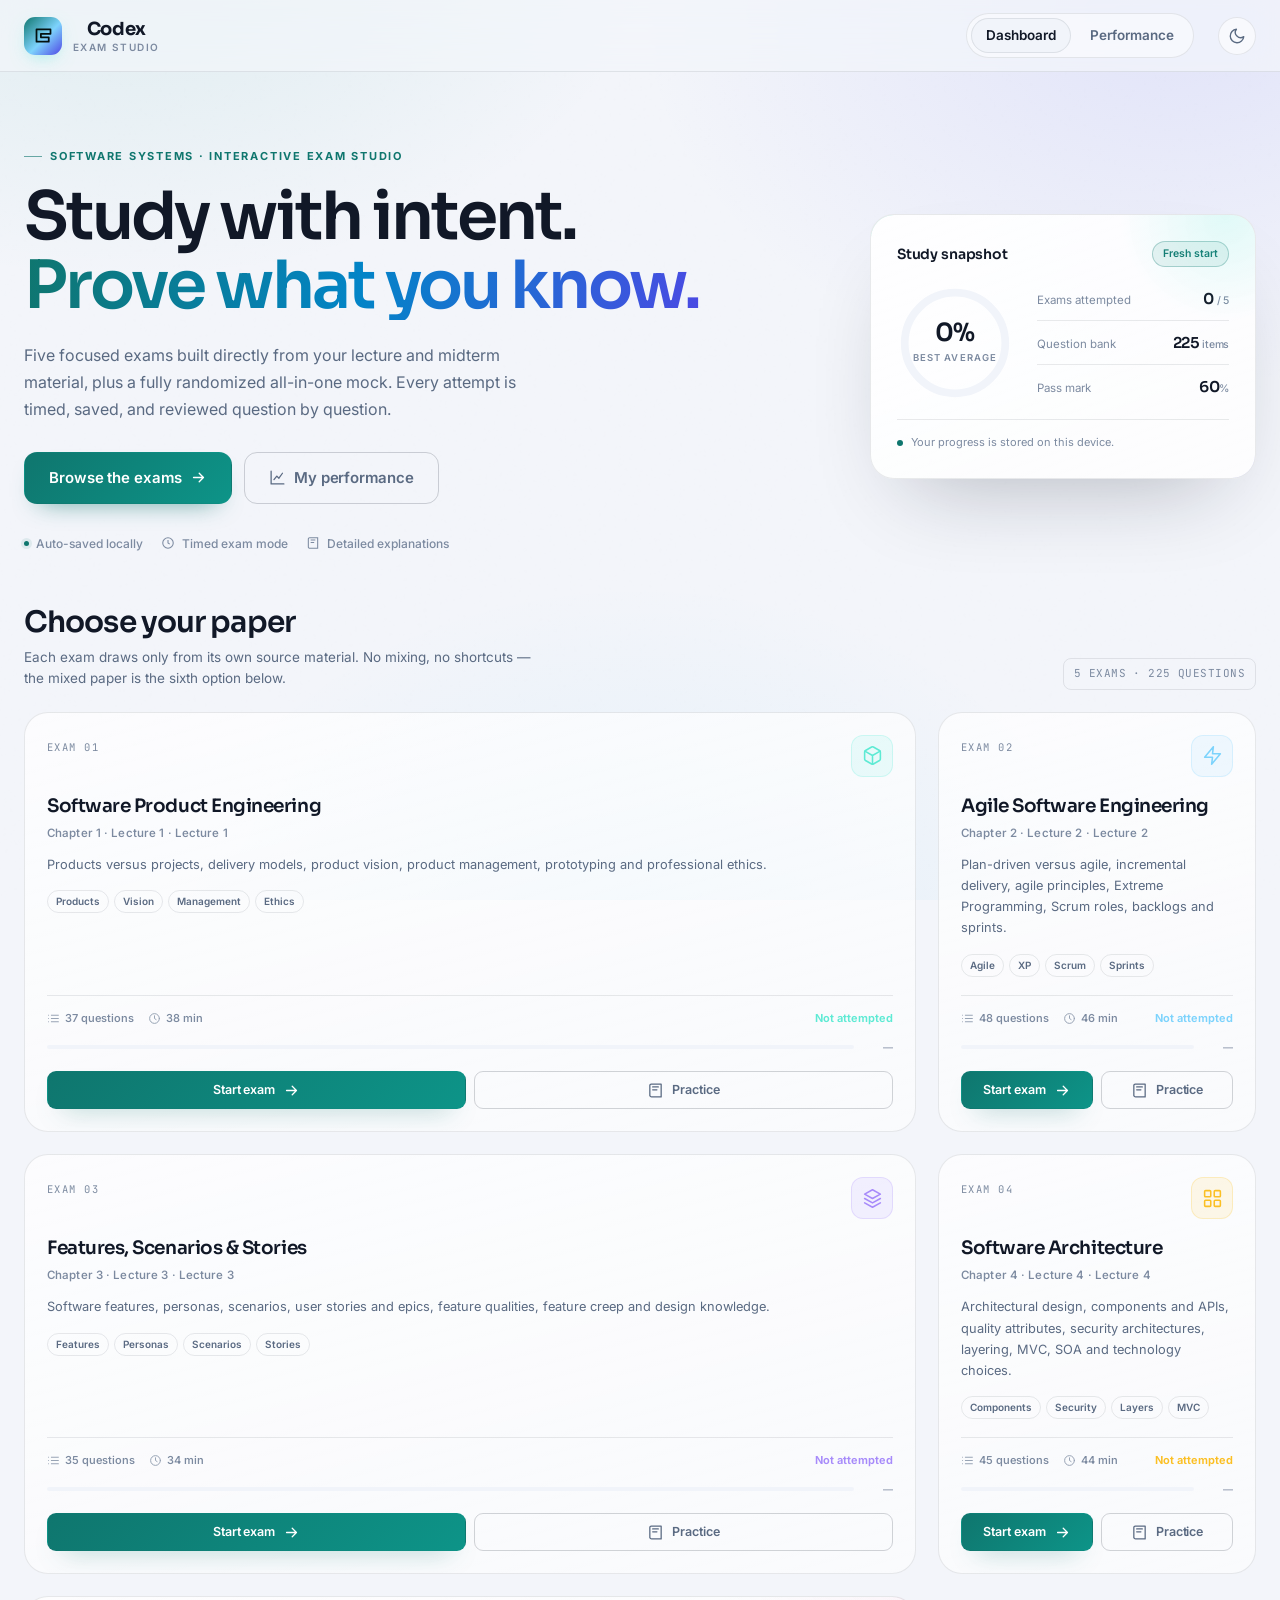
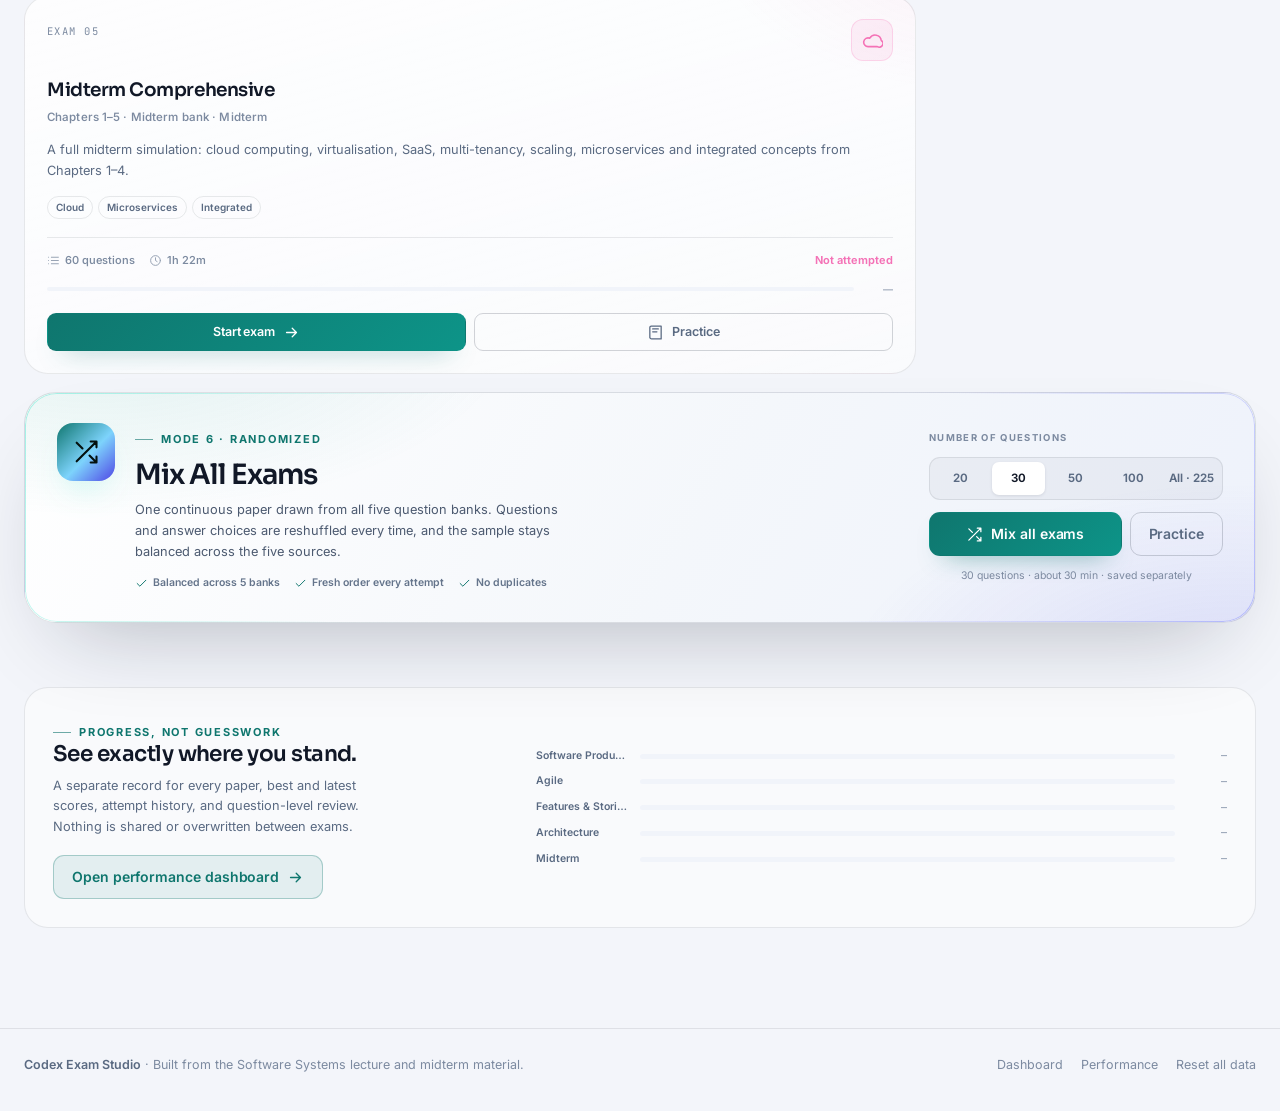
<file: index.html>
<!DOCTYPE html>
<html lang="en" data-theme="dark">
<head>
<meta charset="UTF-8">
<meta name="viewport" content="width=device-width, initial-scale=1.0">
<meta name="color-scheme" content="dark light">
<meta name="theme-color" content="#070b14">
<title>Codex — Software Systems Exam Studio</title>
<meta name="description" content="An interactive exam studio for Software Systems: five full exams and a randomized all-in-one mock, with instant review and performance tracking.">
<link rel="preconnect" href="https://fonts.googleapis.com">
<link rel="preconnect" href="https://fonts.gstatic.com" crossorigin>
<link href="https://fonts.googleapis.com/css2?family=Inter:wght@400;500;600;700&family=Sora:wght@400;500;600;700&family=JetBrains+Mono:wght@400;500;600&display=swap" rel="stylesheet">
<link rel="icon" href="data:image/svg+xml,%3Csvg xmlns='http://www.w3.org/2000/svg' viewBox='0 0 64 64'%3E%3Crect width='64' height='64' rx='16' fill='%235eead4'/%3E%3Cpath d='M20 20h24v7H27v10h14v7H27v10h17v7H20z' fill='%23041010'/%3E%3C/svg%3E">
<style>
/* ==== 01-base.css ==== */
/* ============================================================
   CODEX — Software Systems Exam Studio
   01 · Design tokens, reset, shell, shared components
   ============================================================ */

:root {
  --font-display: "Sora", "Segoe UI Variable Display", "Segoe UI", system-ui, sans-serif;
  --font-body: "Inter", "Segoe UI Variable Text", "Segoe UI", system-ui, sans-serif;
  --font-mono: "JetBrains Mono", "Cascadia Code", Consolas, monospace;

  --bg: #070b14;
  --bg-soft: #0a101d;
  --surface: rgba(17, 25, 41, 0.72);
  --surface-solid: #101827;
  --surface-2: #141f33;
  --surface-3: #1a2740;
  --line: rgba(148, 163, 184, 0.14);
  --line-strong: rgba(148, 163, 184, 0.26);
  --text: #e9eefb;
  --muted: #9aa9c2;
  --faint: #6b7c96;

  --accent: #5eead4;
  --accent-soft: rgba(94, 234, 212, 0.12);
  --accent-line: rgba(94, 234, 212, 0.34);
  --indigo: #8b93ff;
  --indigo-soft: rgba(139, 147, 255, 0.13);
  --gold: #fbbf24;
  --gold-soft: rgba(251, 191, 36, 0.12);
  --danger: #fb7185;
  --danger-soft: rgba(251, 113, 133, 0.12);
  --success: #34d399;
  --success-soft: rgba(52, 211, 153, 0.12);
  --info: #60a5fa;

  --shadow-sm: 0 1px 2px rgba(0, 0, 0, 0.24);
  --shadow-md: 0 18px 45px -22px rgba(0, 0, 0, 0.75);
  --shadow-lg: 0 40px 90px -40px rgba(0, 0, 0, 0.85);
  --radius-sm: 10px;
  --radius: 16px;
  --radius-lg: 24px;
  --radius-xl: 32px;

  --header-h: 72px;
  --ease: cubic-bezier(0.22, 1, 0.36, 1);
}

[data-theme="light"] {
  --bg: #f3f5fa;
  --bg-soft: #eef1f8;
  --surface: rgba(255, 255, 255, 0.78);
  --surface-solid: #ffffff;
  --surface-2: #ffffff;
  --surface-3: #f1f4fa;
  --line: rgba(15, 23, 42, 0.09);
  --line-strong: rgba(15, 23, 42, 0.18);
  --text: #111827;
  --muted: #5a6a82;
  --faint: #7c8aa0;

  --accent: #0f766e;
  --accent-soft: rgba(15, 118, 110, 0.09);
  --accent-line: rgba(15, 118, 110, 0.3);
  --indigo: #4f46e5;
  --indigo-soft: rgba(79, 70, 229, 0.09);
  --gold: #b45309;
  --gold-soft: rgba(180, 83, 9, 0.1);
  --danger: #e11d48;
  --danger-soft: rgba(225, 29, 72, 0.08);
  --success: #047857;
  --success-soft: rgba(4, 120, 87, 0.09);
  --info: #1d4ed8;

  --shadow-sm: 0 1px 2px rgba(15, 23, 42, 0.05);
  --shadow-md: 0 20px 50px -28px rgba(15, 23, 42, 0.28);
  --shadow-lg: 0 40px 90px -40px rgba(15, 23, 42, 0.3);
}

*, *::before, *::after { box-sizing: border-box; }

html {
  scroll-behavior: smooth;
  -webkit-text-size-adjust: 100%;
}

body {
  margin: 0;
  min-height: 100vh;
  background: var(--bg);
  color: var(--text);
  font-family: var(--font-body);
  font-size: 15.5px;
  line-height: 1.6;
  -webkit-font-smoothing: antialiased;
  text-rendering: optimizeLegibility;
  overflow-x: hidden;
}

body::before {
  content: "";
  position: fixed;
  inset: 0;
  z-index: -2;
  background:
    radial-gradient(900px 620px at 12% -8%, rgba(45, 212, 191, 0.11), transparent 60%),
    radial-gradient(820px 560px at 88% 4%, rgba(99, 102, 241, 0.13), transparent 62%),
    radial-gradient(740px 620px at 50% 108%, rgba(56, 189, 248, 0.08), transparent 65%),
    var(--bg);
  transition: background 0.4s ease;
}

body::after {
  content: "";
  position: fixed;
  inset: 0;
  z-index: -1;
  pointer-events: none;
  opacity: 0.35;
  background-image: url("data:image/svg+xml,%3Csvg viewBox='0 0 200 200' xmlns='http://www.w3.org/2000/svg'%3E%3Cfilter id='n'%3E%3CfeTurbulence type='fractalNoise' baseFrequency='0.9' numOctaves='2' stitchTiles='stitch'/%3E%3C/filter%3E%3Crect width='100%25' height='100%25' filter='url(%23n)' opacity='0.045'/%3E%3C/svg%3E");
}

[data-theme="light"] body::before {
  background:
    radial-gradient(900px 620px at 10% -10%, rgba(13, 148, 136, 0.1), transparent 60%),
    radial-gradient(840px 580px at 92% 2%, rgba(99, 102, 241, 0.12), transparent 64%),
    radial-gradient(760px 620px at 50% 110%, rgba(14, 165, 233, 0.08), transparent 66%),
    var(--bg);
}

[data-theme="light"] body::after { opacity: 0.18; }

::selection { background: var(--accent); color: #04110f; }
[data-theme="light"] ::selection { background: var(--accent); color: #fff; }

h1, h2, h3, h4 {
  font-family: var(--font-display);
  font-weight: 600;
  letter-spacing: -0.025em;
  line-height: 1.18;
  margin: 0;
}

p { margin: 0; }
button, input, textarea, select { font: inherit; color: inherit; }
button { cursor: pointer; }
a { color: inherit; }
img, svg { display: block; }
svg.ic { width: 20px; height: 20px; flex: none; }

[hidden] { display: none !important; }

.wrap {
  width: min(1240px, calc(100% - 48px));
  margin-inline: auto;
}

.sr-only {
  position: absolute !important;
  width: 1px; height: 1px;
  padding: 0; margin: -1px;
  overflow: hidden;
  clip: rect(0 0 0 0);
  white-space: nowrap;
  border: 0;
}

.skip-link {
  position: fixed;
  left: 16px;
  top: -60px;
  z-index: 300;
  padding: 10px 16px;
  border-radius: 10px;
  background: var(--accent);
  color: #04110f;
  font-weight: 700;
  text-decoration: none;
  transition: top 0.2s;
}
.skip-link:focus { top: 14px; }

/* ---------- Header ---------- */

.site-head {
  position: sticky;
  top: 0;
  z-index: 60;
  height: var(--header-h);
  background: color-mix(in srgb, var(--bg) 72%, transparent);
  border-bottom: 1px solid var(--line);
  backdrop-filter: blur(18px) saturate(1.3);
  -webkit-backdrop-filter: blur(18px) saturate(1.3);
}

.head-inner {
  height: 100%;
  display: flex;
  align-items: center;
  justify-content: space-between;
  gap: 24px;
}

.brand {
  display: inline-flex;
  align-items: center;
  gap: 11px;
  background: none;
  border: 0;
  padding: 4px;
  margin: -4px;
  border-radius: 12px;
  color: var(--text);
  text-decoration: none;
}

.brand-mark {
  width: 38px;
  height: 38px;
  border-radius: 11px;
  display: grid;
  place-items: center;
  color: #04110f;
  background: linear-gradient(135deg, var(--accent) 0%, #7dd3fc 55%, var(--indigo) 100%);
  box-shadow: 0 6px 18px -6px rgba(94, 234, 212, 0.6);
}
.brand-mark svg { width: 21px; height: 21px; }

.brand-word {
  font-family: var(--font-display);
  font-size: 18px;
  font-weight: 700;
  letter-spacing: -0.02em;
  line-height: 1;
}
.brand-word span {
  display: block;
  font-family: var(--font-body);
  font-size: 10px;
  font-weight: 600;
  letter-spacing: 0.14em;
  text-transform: uppercase;
  color: var(--faint);
  margin-top: 4px;
}

.head-nav {
  display: flex;
  align-items: center;
  gap: 4px;
  margin-left: auto;
  padding: 4px;
  border: 1px solid var(--line);
  border-radius: 999px;
  background: color-mix(in srgb, var(--surface-2) 50%, transparent);
}

.nav-btn {
  border: 0;
  background: transparent;
  color: var(--muted);
  font-size: 13.5px;
  font-weight: 600;
  padding: 7px 15px;
  border-radius: 999px;
  transition: color 0.2s, background 0.2s;
}
.nav-btn:hover { color: var(--text); }
.nav-btn.is-active {
  color: var(--text);
  background: var(--surface-3);
  box-shadow: inset 0 0 0 1px var(--line);
}

.head-actions { display: flex; align-items: center; gap: 10px; }

.theme-btn {
  position: relative;
  width: 38px;
  height: 38px;
  display: grid;
  place-items: center;
  border: 1px solid var(--line);
  border-radius: 50%;
  background: color-mix(in srgb, var(--surface-2) 55%, transparent);
  color: var(--muted);
  transition: color 0.2s, border-color 0.2s, transform 0.3s var(--ease);
}
.theme-btn:hover { color: var(--text); border-color: var(--line-strong); transform: rotate(-12deg); }
.theme-btn .ic { width: 18px; height: 18px; }
.theme-btn .icon-moon { display: none; }
[data-theme="light"] .theme-btn .icon-moon { display: block; }
[data-theme="light"] .theme-btn .icon-sun { display: none; }

/* ---------- Buttons ---------- */

.btn {
  display: inline-flex;
  align-items: center;
  justify-content: center;
  gap: 8px;
  min-height: 42px;
  padding: 10px 18px;
  border: 1px solid transparent;
  border-radius: 11px;
  background: var(--surface-3);
  color: var(--text);
  font-size: 14px;
  font-weight: 600;
  letter-spacing: -0.005em;
  text-decoration: none;
  transition: transform 0.2s var(--ease), background 0.2s, border-color 0.2s, color 0.2s, box-shadow 0.2s;
  white-space: nowrap;
}
.btn:hover { transform: translateY(-1px); }
.btn:active { transform: translateY(0); }
.btn .ic { width: 17px; height: 17px; }

.btn-primary {
  background: linear-gradient(135deg, var(--accent), #7dd3fc);
  color: #041210;
  box-shadow: 0 12px 28px -14px rgba(94, 234, 212, 0.75);
}
[data-theme="light"] .btn-primary {
  background: linear-gradient(135deg, #0f766e, #0d9488);
  color: #fff;
  box-shadow: 0 12px 26px -16px rgba(15, 118, 110, 0.8);
}
.btn-primary:hover { box-shadow: 0 16px 34px -14px rgba(94, 234, 212, 0.85); }
[data-theme="light"] .btn-primary:hover { box-shadow: 0 16px 32px -14px rgba(15, 118, 110, 0.6); }

.btn-ghost {
  background: transparent;
  border-color: var(--line-strong);
  color: var(--muted);
}
.btn-ghost:hover { color: var(--text); background: var(--surface-3); border-color: var(--line-strong); }

.btn-soft {
  background: var(--accent-soft);
  color: var(--accent);
  border-color: var(--accent-line);
}
[data-theme="light"] .btn-soft { color: var(--accent); }

.btn-danger {
  background: var(--danger-soft);
  color: var(--danger);
  border-color: color-mix(in srgb, var(--danger) 30%, transparent);
}

.btn-sm { min-height: 35px; padding: 7px 13px; font-size: 12.5px; border-radius: 9px; }
.btn-lg { min-height: 50px; padding: 13px 24px; font-size: 15px; border-radius: 13px; }
.btn-block { width: 100%; }
.btn:disabled { opacity: 0.42; cursor: not-allowed; transform: none; box-shadow: none; }

.icon-btn {
  width: 40px; height: 40px;
  display: inline-grid; place-items: center;
  border: 1px solid var(--line);
  border-radius: 11px;
  background: color-mix(in srgb, var(--surface-2) 60%, transparent);
  color: var(--muted);
  transition: color 0.2s, border-color 0.2s, background 0.2s;
}
.icon-btn:hover { color: var(--text); border-color: var(--line-strong); background: var(--surface-3); }
.icon-btn .ic { width: 18px; height: 18px; }

:where(button, a, input, textarea):focus-visible {
  outline: 2px solid var(--accent);
  outline-offset: 3px;
}

/* ---------- Shared bits ---------- */

.eyebrow {
  display: inline-flex;
  align-items: center;
  gap: 8px;
  font-size: 11px;
  font-weight: 700;
  letter-spacing: 0.16em;
  text-transform: uppercase;
  color: var(--accent);
}
.eyebrow::before {
  content: "";
  width: 18px; height: 1px;
  background: currentColor;
  opacity: 0.6;
}
.eyebrow.no-line::before { display: none; }

.grad-text {
  background: linear-gradient(100deg, var(--accent) 0%, #7dd3fc 42%, var(--indigo) 100%);
  -webkit-background-clip: text;
  background-clip: text;
  color: transparent;
}
[data-theme="light"] .grad-text {
  background: linear-gradient(100deg, #0f766e 0%, #0284c7 48%, #4f46e5 100%);
  -webkit-background-clip: text;
  background-clip: text;
}

.muted { color: var(--muted); }
.faint { color: var(--faint); }

.chip {
  display: inline-flex;
  align-items: center;
  gap: 6px;
  padding: 5px 10px;
  border-radius: 999px;
  border: 1px solid var(--line);
  background: color-mix(in srgb, var(--surface-3) 55%, transparent);
  color: var(--muted);
  font-size: 11.5px;
  font-weight: 600;
  line-height: 1.3;
  white-space: nowrap;
}
.chip .ic { width: 13px; height: 13px; }
.chip-accent { color: var(--accent); border-color: var(--accent-line); background: var(--accent-soft); }
.chip-gold { color: var(--gold); border-color: color-mix(in srgb, var(--gold) 32%, transparent); background: var(--gold-soft); }
.chip-danger { color: var(--danger); border-color: color-mix(in srgb, var(--danger) 32%, transparent); background: var(--danger-soft); }
.chip-success { color: var(--success); border-color: color-mix(in srgb, var(--success) 32%, transparent); background: var(--success-soft); }

.view { animation: viewIn 0.5s var(--ease) both; }

@keyframes viewIn {
  from { opacity: 0; transform: translateY(10px); }
  to { opacity: 1; transform: none; }
}

.site-foot {
  margin-top: 80px;
  border-top: 1px solid var(--line);
  padding: 26px 0 36px;
}
.foot-inner {
  display: flex;
  align-items: center;
  justify-content: space-between;
  gap: 20px;
  flex-wrap: wrap;
  color: var(--faint);
  font-size: 12.5px;
}
.foot-inner strong { color: var(--muted); font-weight: 600; }
.foot-links { display: flex; gap: 18px; flex-wrap: wrap; }
.foot-links button {
  border: 0; background: none; color: var(--faint); font-size: 12.5px; padding: 0;
}
.foot-links button:hover { color: var(--text); }

/* ---------- Progress primitives ---------- */

.bar {
  height: 6px;
  border-radius: 999px;
  background: var(--surface-3);
  overflow: hidden;
}
.bar > span {
  display: block;
  height: 100%;
  width: 0;
  border-radius: inherit;
  background: linear-gradient(90deg, var(--accent), #7dd3fc);
  transition: width 0.7s var(--ease);
}

.divider { height: 1px; background: var(--line); border: 0; margin: 0; }

/* ==== 02-dashboard.css ==== */
/* ============================================================
   02 · Dashboard · hero · exam cards · mix card · performance strip
   ============================================================ */

.dashboard { padding-bottom: 20px; }

.hero {
  display: grid;
  grid-template-columns: minmax(0, 1.35fr) minmax(310px, 0.65fr);
  gap: 44px;
  align-items: center;
  padding: 68px 0 52px;
}

.hero-copy .eyebrow { margin-bottom: 18px; }

.hero h1 {
  font-size: clamp(2.55rem, 5.4vw, 4.15rem);
  line-height: 1.03;
  letter-spacing: -0.045em;
  font-weight: 600;
  max-width: 14ch;
}
.hero h1 em {
  font-style: normal;
  display: block;
}

.hero-lede {
  margin-top: 22px;
  max-width: 53ch;
  color: var(--muted);
  font-size: 16px;
  line-height: 1.7;
}

.hero-actions {
  display: flex;
  align-items: center;
  gap: 12px;
  flex-wrap: wrap;
  margin-top: 28px;
}

.hero-meta {
  display: flex;
  align-items: center;
  gap: 18px;
  flex-wrap: wrap;
  margin-top: 30px;
  color: var(--faint);
  font-size: 12px;
  font-weight: 500;
}
.hero-meta span { display: inline-flex; align-items: center; gap: 7px; }
.hero-meta .dot {
  width: 5px; height: 5px; border-radius: 50%;
  background: var(--accent);
  box-shadow: 0 0 0 3px var(--accent-soft);
}

/* Hero snapshot panel */

.hero-panel {
  position: relative;
  border: 1px solid var(--line);
  border-radius: var(--radius-lg);
  background:
    linear-gradient(160deg, color-mix(in srgb, var(--surface-2) 92%, transparent), color-mix(in srgb, var(--surface-solid) 78%, transparent));
  backdrop-filter: blur(20px);
  -webkit-backdrop-filter: blur(20px);
  padding: 26px;
  box-shadow: var(--shadow-lg);
  overflow: hidden;
}
.hero-panel::before {
  content: "";
  position: absolute;
  inset: -1px;
  border-radius: inherit;
  padding: 1px;
  background: linear-gradient(140deg, rgba(94, 234, 212, 0.4), transparent 35%, transparent 65%, rgba(139, 147, 255, 0.35));
  -webkit-mask: linear-gradient(#000 0 0) content-box, linear-gradient(#000 0 0);
  mask: linear-gradient(#000 0 0) content-box, linear-gradient(#000 0 0);
  -webkit-mask-composite: xor;
  mask-composite: exclude;
  pointer-events: none;
}
.hero-panel::after {
  content: "";
  position: absolute;
  width: 220px; height: 220px;
  right: -80px; top: -110px;
  border-radius: 50%;
  background: radial-gradient(circle, rgba(94, 234, 212, 0.18), transparent 68%);
  pointer-events: none;
}

.panel-head {
  display: flex;
  align-items: center;
  justify-content: space-between;
  gap: 12px;
  margin-bottom: 18px;
}
.panel-head h2 { font-size: 14px; letter-spacing: -0.01em; }
.panel-head .chip { font-size: 10.5px; }

.snapshot {
  display: flex;
  align-items: center;
  gap: 24px;
}

.snapshot-ring { position: relative; width: 116px; height: 116px; flex: none; }
.snapshot-ring svg { width: 100%; height: 100%; transform: rotate(-90deg); }
.snapshot-ring circle { fill: none; stroke-width: 8; }
.snapshot-ring .track { stroke: var(--surface-3); }
.snapshot-ring .value { stroke: url(#snapGrad); stroke-linecap: round; transition: stroke-dashoffset 1.4s var(--ease); }
.snapshot-ring .ring-label {
  position: absolute;
  inset: 0;
  display: grid;
  place-content: center;
  text-align: center;
}
.snapshot-ring .ring-label strong {
  font-family: var(--font-display);
  font-size: 25px;
  font-weight: 600;
  letter-spacing: -0.04em;
  line-height: 1;
}
.snapshot-ring .ring-label span {
  font-size: 9.5px;
  letter-spacing: 0.12em;
  text-transform: uppercase;
  color: var(--faint);
  margin-top: 5px;
  font-weight: 600;
}

.snapshot-stats { display: grid; gap: 10px; flex: 1; min-width: 0; }
.snap-row {
  display: flex;
  align-items: baseline;
  justify-content: space-between;
  gap: 10px;
  padding-bottom: 9px;
  border-bottom: 1px solid var(--line);
}
.snap-row:last-child { border-bottom: 0; padding-bottom: 0; }
.snap-row .k { font-size: 11.5px; color: var(--faint); }
.snap-row .v { font-family: var(--font-display); font-size: 15px; font-weight: 600; letter-spacing: -0.02em; }
.snap-row .v small { font-family: var(--font-body); font-size: 10.5px; color: var(--faint); font-weight: 500; }

.panel-foot {
  margin-top: 18px;
  padding-top: 14px;
  border-top: 1px solid var(--line);
  display: flex;
  align-items: center;
  gap: 8px;
  color: var(--faint);
  font-size: 11px;
}
.panel-foot .pulse {
  width: 6px; height: 6px; border-radius: 50%;
  background: var(--accent);
  animation: pulse 2.4s infinite;
  flex: none;
}
@keyframes pulse {
  0%, 100% { box-shadow: 0 0 0 0 rgba(94, 234, 212, 0.45); }
  50% { box-shadow: 0 0 0 6px rgba(94, 234, 212, 0); }
}

/* Resume banner */

.resume-banner {
  display: flex;
  align-items: center;
  gap: 18px;
  padding: 15px 18px;
  margin-bottom: 26px;
  border: 1px solid var(--accent-line);
  border-radius: var(--radius);
  background:
    linear-gradient(100deg, var(--accent-soft), transparent 65%),
    color-mix(in srgb, var(--surface-2) 65%, transparent);
}
.resume-icon {
  width: 40px; height: 40px; flex: none;
  display: grid; place-items: center;
  border-radius: 11px;
  background: var(--accent-soft);
  color: var(--accent);
}
.resume-copy { min-width: 0; flex: 1; }
.resume-copy strong { display: block; font-size: 13.5px; font-weight: 650; }
.resume-copy span { display: block; color: var(--faint); font-size: 11.5px; margin-top: 2px; }
.resume-actions { display: flex; gap: 8px; flex: none; }

/* Section heading */

.section-head {
  display: flex;
  align-items: flex-end;
  justify-content: space-between;
  gap: 24px;
  margin-bottom: 22px;
}
.section-head h2 {
  font-size: clamp(1.4rem, 2.5vw, 1.85rem);
  letter-spacing: -0.03em;
}
.section-head p {
  color: var(--muted);
  font-size: 13.5px;
  margin-top: 7px;
  max-width: 58ch;
}
.section-count {
  font-family: var(--font-mono);
  font-size: 11px;
  color: var(--faint);
  letter-spacing: 0.04em;
  padding: 6px 10px;
  border: 1px solid var(--line);
  border-radius: 8px;
  white-space: nowrap;
}

/* Exam cards */

.exam-grid {
  display: grid;
  grid-template-columns: repeat(3, minmax(0, 1fr));
  gap: 16px;
}

.exam-card {
  position: relative;
  display: flex;
  flex-direction: column;
  min-height: 100%;
  padding: 22px;
  border: 1px solid var(--line);
  border-radius: var(--radius-lg);
  background:
    linear-gradient(165deg, color-mix(in srgb, var(--surface-2) 72%, transparent), color-mix(in srgb, var(--surface-solid) 55%, transparent));
  backdrop-filter: blur(10px);
  -webkit-backdrop-filter: blur(10px);
  transition: transform 0.35s var(--ease), border-color 0.3s, box-shadow 0.35s;
  overflow: hidden;
  animation: cardIn 0.6s var(--ease) both;
  animation-delay: calc(var(--i, 0) * 55ms);
}
@keyframes cardIn {
  from { opacity: 0; transform: translateY(14px); }
  to { opacity: 1; transform: none; }
}
.exam-card::before {
  content: "";
  position: absolute;
  inset: 0 0 auto;
  height: 2px;
  background: linear-gradient(90deg, transparent, var(--card-accent, var(--accent)), transparent);
  opacity: 0;
  transition: opacity 0.35s;
}
.exam-card:hover {
  transform: translateY(-4px);
  border-color: color-mix(in srgb, var(--card-accent, var(--accent)) 32%, var(--line));
  box-shadow: var(--shadow-md);
}
.exam-card:hover::before { opacity: 0.9; }

.exam-card.featured {
  background:
    radial-gradient(420px 220px at 110% -15%, var(--card-accent-soft, var(--accent-soft)), transparent 70%),
    linear-gradient(165deg, color-mix(in srgb, var(--surface-2) 82%, transparent), color-mix(in srgb, var(--surface-solid) 60%, transparent));
}

.card-top {
  display: flex;
  align-items: flex-start;
  justify-content: space-between;
  gap: 12px;
  margin-bottom: 18px;
}
.exam-index {
  font-family: var(--font-mono);
  font-size: 10.5px;
  letter-spacing: 0.14em;
  text-transform: uppercase;
  color: var(--faint);
  padding-top: 4px;
}
.icon-tile {
  width: 42px; height: 42px;
  display: grid; place-items: center;
  border-radius: 12px;
  color: var(--card-accent, var(--accent));
  background: var(--card-accent-soft, var(--accent-soft));
  border: 1px solid color-mix(in srgb, var(--card-accent, var(--accent)) 22%, transparent);
  transition: transform 0.35s var(--ease);
}
.exam-card:hover .icon-tile { transform: translateY(-2px) rotate(-3deg); }
.icon-tile .ic { width: 21px; height: 21px; }

.exam-card h3 {
  font-size: 18.5px;
  letter-spacing: -0.025em;
  margin-bottom: 7px;
  padding-right: 6px;
}
.exam-sub {
  color: var(--faint);
  font-size: 11.5px;
  font-weight: 550;
  letter-spacing: 0.01em;
}
.exam-desc {
  color: var(--muted);
  font-size: 12.8px;
  line-height: 1.65;
  margin: 12px 0 15px;
}

.topic-row {
  display: flex;
  flex-wrap: wrap;
  gap: 5px;
  margin-bottom: 18px;
}
.topic-row .chip { font-size: 10px; padding: 4px 8px; background: transparent; }

.card-meta {
  display: flex;
  align-items: center;
  gap: 14px;
  flex-wrap: wrap;
  padding-top: 14px;
  border-top: 1px solid var(--line);
  margin-top: auto;
  color: var(--faint);
  font-size: 11px;
  font-weight: 550;
}
.card-meta span { display: inline-flex; align-items: center; gap: 5px; }
.card-meta .ic { width: 13px; height: 13px; opacity: 0.8; }
.card-meta .best { color: var(--card-accent, var(--accent)); margin-left: auto; font-weight: 650; }

.card-score {
  margin-top: 12px;
  display: flex;
  align-items: center;
  gap: 9px;
}
.card-score .bar { flex: 1; height: 4px; }
.card-score small { font-size: 10px; color: var(--faint); font-variant-numeric: tabular-nums; min-width: 30px; text-align: right; }

.card-actions {
  display: flex;
  gap: 8px;
  margin-top: 16px;
}
.card-actions .btn { flex: 1; min-height: 38px; font-size: 12.5px; padding: 8px 10px; border-radius: 9px; }
.card-actions .btn-practice {
  flex: 0 0 auto;
  width: 42px;
  padding: 0;
  color: var(--muted);
}
.card-actions .btn-practice:hover { color: var(--card-accent, var(--accent)); }

/* Mix card */

.mix-card {
  position: relative;
  margin-top: 18px;
  border-radius: var(--radius-xl);
  overflow: hidden;
  background:
    radial-gradient(700px 320px at 8% -30%, rgba(94, 234, 212, 0.16), transparent 62%),
    radial-gradient(600px 320px at 96% 130%, rgba(139, 147, 255, 0.2), transparent 65%),
    linear-gradient(120deg, #0b1526, #111a2e 48%, #151a38);
  border: 1px solid rgba(148, 163, 184, 0.2);
  box-shadow: var(--shadow-lg);
}
[data-theme="light"] .mix-card {
  background:
    radial-gradient(700px 320px at 6% -30%, rgba(13, 148, 136, 0.13), transparent 60%),
    radial-gradient(600px 320px at 98% 130%, rgba(79, 70, 229, 0.14), transparent 65%),
    linear-gradient(120deg, #ffffff, #f4f7fb 55%, #eef2fb);
  border-color: rgba(15, 23, 42, 0.12);
}
.mix-card::before {
  content: "";
  position: absolute;
  inset: 0;
  border-radius: inherit;
  padding: 1px;
  background: linear-gradient(120deg, rgba(94, 234, 212, 0.55), transparent 32%, transparent 68%, rgba(139, 147, 255, 0.55));
  -webkit-mask: linear-gradient(#000 0 0) content-box, linear-gradient(#000 0 0);
  mask: linear-gradient(#000 0 0) content-box, linear-gradient(#000 0 0);
  -webkit-mask-composite: xor;
  mask-composite: exclude;
  pointer-events: none;
}
.mix-inner {
  position: relative;
  display: grid;
  grid-template-columns: minmax(0, 1fr) auto;
  gap: 34px;
  align-items: center;
  padding: 30px 32px;
}
.mix-left { display: flex; gap: 20px; align-items: flex-start; min-width: 0; }
.mix-icon {
  width: 58px; height: 58px; flex: none;
  display: grid; place-items: center;
  border-radius: 16px;
  color: #04110f;
  background: linear-gradient(135deg, var(--accent), #7dd3fc 55%, var(--indigo));
  box-shadow: 0 16px 34px -18px rgba(94, 234, 212, 0.8);
}
.mix-icon .ic { width: 28px; height: 28px; }
.mix-copy .eyebrow { color: var(--accent); margin-bottom: 9px; }
.mix-copy h2 {
  font-size: clamp(1.35rem, 2.3vw, 1.75rem);
  letter-spacing: -0.035em;
}
.mix-copy p {
  color: var(--muted);
  font-size: 12.8px;
  line-height: 1.65;
  margin-top: 8px;
  max-width: 54ch;
}
[data-theme="light"] .mix-copy p { color: #4c5a70; }
.mix-highlights {
  display: flex;
  gap: 14px;
  flex-wrap: wrap;
  margin-top: 13px;
  color: var(--faint);
  font-size: 10.5px;
  font-weight: 600;
}
[data-theme="light"] .mix-highlights { color: #64748b; }
.mix-highlights span { display: inline-flex; align-items: center; gap: 5px; }
.mix-highlights .ic { width: 13px; height: 13px; color: var(--accent); }

.mix-right {
  display: flex;
  flex-direction: column;
  gap: 12px;
  min-width: 294px;
}
.mix-label {
  font-size: 9.5px;
  letter-spacing: 0.14em;
  text-transform: uppercase;
  color: var(--faint);
  font-weight: 700;
}
.count-group {
  display: flex;
  gap: 4px;
  padding: 4px;
  border: 1px solid var(--line);
  border-radius: 11px;
  background: rgba(7, 11, 20, 0.3);
}
[data-theme="light"] .count-group { background: rgba(15, 23, 42, 0.035); }
.count-btn {
  flex: 1;
  border: 0;
  background: transparent;
  color: var(--muted, #9aa9c2);
  font-size: 11.5px;
  font-weight: 650;
  padding: 7px 4px;
  border-radius: 7px;
  transition: color 0.2s, background 0.2s;
  white-space: nowrap;
}
[data-theme="light"] .count-btn { color: #5a6a82; }
.count-btn:hover { color: var(--text); }
.count-btn.is-active {
  color: var(--text);
  background: var(--surface-3);
  box-shadow: inset 0 0 0 1px var(--line);
}
[data-theme="light"] .count-btn.is-active { background: #fff; box-shadow: 0 1px 3px rgba(15,23,42,.1); color: #111827; }
.mix-actions { display: flex; gap: 8px; }
.mix-actions .btn-primary { flex: 1; }
.mix-note { font-size: 10.5px; color: var(--faint); text-align: center; }
[data-theme="light"] .mix-note { color: #7c8aa0; }

/* Performance teaser */

.performance-teaser {
  margin-top: 64px;
  display: grid;
  grid-template-columns: minmax(0, 0.8fr) minmax(0, 1.2fr);
  gap: 22px;
  padding: 28px;
  border: 1px solid var(--line);
  border-radius: var(--radius-lg);
  background: color-mix(in srgb, var(--surface-2) 48%, transparent);
}
.teaser-copy h2 { font-size: 1.35rem; }
.teaser-copy p { color: var(--muted); font-size: 12.8px; margin-top: 9px; max-width: 40ch; }
.teaser-copy .btn { margin-top: 18px; }
.teaser-bars { display: grid; gap: 9px; align-content: center; }
.teaser-row { display: grid; grid-template-columns: 92px 1fr 40px; align-items: center; gap: 12px; }
.teaser-row .name { font-size: 10.5px; color: var(--muted); font-weight: 600; white-space: nowrap; overflow: hidden; text-overflow: ellipsis; }
.teaser-row .bar { height: 5px; }
.teaser-row .num { font-family: var(--font-mono); font-size: 10px; color: var(--faint); text-align: right; }

/* ==== 03-exam.css ==== */
/* ============================================================
   03 · Exam room · question card · answer controls · nav panel
   ============================================================ */

.exam-page { padding: 22px 0 60px; }

.exam-head {
  display: flex;
  align-items: center;
  gap: 16px;
  padding: 8px 0 18px;
}
.exam-head-copy { min-width: 0; flex: 1; }
.exam-head-copy .eyebrow { margin-bottom: 4px; }
.exam-head-copy h1 {
  font-size: clamp(1.15rem, 2.4vw, 1.55rem);
  letter-spacing: -0.025em;
  white-space: nowrap;
  overflow: hidden;
  text-overflow: ellipsis;
}
.exam-head-side { display: flex; align-items: center; gap: 10px; flex: none; }

.timer {
  display: flex;
  align-items: center;
  gap: 10px;
  padding: 7px 12px 7px 10px;
  border: 1px solid var(--line);
  border-radius: 11px;
  background: color-mix(in srgb, var(--surface-2) 62%, transparent);
  min-width: 118px;
}
.timer-icon {
  width: 29px; height: 29px;
  display: grid; place-items: center;
  border-radius: 8px;
  color: var(--accent);
  background: var(--accent-soft);
}
.timer-icon .ic { width: 15px; height: 15px; }
.timer-copy { display: grid; line-height: 1.1; }
.timer-copy strong {
  font-family: var(--font-mono);
  font-size: 14px;
  font-weight: 600;
  letter-spacing: 0.02em;
  font-variant-numeric: tabular-nums;
}
.timer-copy small {
  font-size: 8.5px;
  text-transform: uppercase;
  letter-spacing: 0.11em;
  color: var(--faint);
  font-weight: 650;
  margin-top: 4px;
}
.timer.is-warning { border-color: color-mix(in srgb, var(--gold) 40%, var(--line)); }
.timer.is-warning .timer-icon { color: var(--gold); background: var(--gold-soft); }
.timer.is-warning .timer-copy strong { color: var(--gold); }
.timer.is-critical { border-color: color-mix(in srgb, var(--danger) 50%, var(--line)); background: var(--danger-soft); }
.timer.is-critical .timer-icon { color: var(--danger); background: rgba(251, 113, 133, 0.16); }
.timer.is-critical .timer-copy strong { color: var(--danger); animation: timerBlink 1s infinite; }
@keyframes timerBlink { 50% { opacity: 0.45; } }

.exam-progress {
  position: relative;
  height: 5px;
  border-radius: 999px;
  background: var(--surface-3);
  overflow: hidden;
  margin-bottom: 10px;
}
.exam-progress span {
  display: block;
  height: 100%;
  width: 0;
  border-radius: inherit;
  background: linear-gradient(90deg, var(--accent), #7dd3fc 60%, var(--indigo));
  transition: width 0.55s var(--ease);
}
.exam-submeta {
  display: flex;
  align-items: center;
  gap: 16px;
  flex-wrap: wrap;
  color: var(--faint);
  font-size: 11px;
  font-weight: 550;
  margin-bottom: 22px;
}
.exam-submeta span { display: inline-flex; align-items: center; gap: 6px; }
.exam-submeta .ic { width: 13px; height: 13px; }
.exam-submeta .mode-pill { color: var(--accent); }

.exam-grid {
  display: grid;
  grid-template-columns: minmax(0, 1fr) 318px;
  gap: 22px;
  align-items: start;
}

/* Question card */

.qcard {
  position: relative;
  border: 1px solid var(--line);
  border-radius: var(--radius-lg);
  background:
    linear-gradient(170deg, color-mix(in srgb, var(--surface-2) 76%, transparent), color-mix(in srgb, var(--surface-solid) 62%, transparent));
  padding: 28px;
  box-shadow: var(--shadow-md);
  animation: qIn 0.35s var(--ease) both;
  min-height: 480px;
  display: flex;
  flex-direction: column;
}
@keyframes qIn {
  from { opacity: 0; transform: translateY(8px); }
  to { opacity: 1; transform: none; }
}

.qcard-top {
  display: flex;
  align-items: center;
  justify-content: space-between;
  gap: 12px;
  margin-bottom: 18px;
}
.qchips { display: flex; flex-wrap: wrap; gap: 6px; }
.qchips .chip { font-size: 10px; padding: 4px 8px; }

.flag-btn {
  display: inline-flex;
  align-items: center;
  gap: 6px;
  border: 1px solid var(--line);
  background: transparent;
  color: var(--faint);
  font-size: 10.5px;
  font-weight: 650;
  padding: 6px 10px;
  border-radius: 8px;
  transition: all 0.2s;
  flex: none;
}
.flag-btn:hover { color: var(--gold); border-color: color-mix(in srgb, var(--gold) 36%, var(--line)); }
.flag-btn.is-flagged { color: var(--gold); border-color: color-mix(in srgb, var(--gold) 40%, var(--line)); background: var(--gold-soft); }
.flag-btn .ic { width: 13px; height: 13px; }

.scenario-box {
  position: relative;
  border-radius: 13px;
  border: 1px solid color-mix(in srgb, var(--indigo) 22%, var(--line));
  background:
    linear-gradient(120deg, var(--indigo-soft), transparent 70%),
    color-mix(in srgb, var(--surface-3) 45%, transparent);
  padding: 15px 17px 15px 19px;
  margin-bottom: 20px;
}
.scenario-box::before {
  content: "";
  position: absolute;
  left: 0; top: 12px; bottom: 12px;
  width: 2px;
  border-radius: 2px;
  background: var(--indigo);
}
.scenario-box .label {
  display: block;
  font-size: 9px;
  font-weight: 750;
  letter-spacing: 0.16em;
  text-transform: uppercase;
  color: var(--indigo);
  margin-bottom: 5px;
}
.scenario-box p { font-size: 12.8px; line-height: 1.65; color: var(--muted); }

.qtext {
  font-size: clamp(1.15rem, 1.8vw, 1.38rem);
  line-height: 1.46;
  letter-spacing: -0.018em;
  font-weight: 600;
  margin-bottom: 22px;
}

.answer-area { flex: 1; }

.options { display: grid; gap: 9px; }
.option {
  position: relative;
  display: flex;
  align-items: flex-start;
  gap: 13px;
  padding: 14px 15px;
  border: 1px solid var(--line);
  border-radius: 13px;
  background: color-mix(in srgb, var(--surface-3) 32%, transparent);
  cursor: pointer;
  transition: border-color 0.2s, background 0.2s, transform 0.2s var(--ease);
  user-select: none;
}
.option:hover {
  border-color: var(--line-strong);
  background: color-mix(in srgb, var(--surface-3) 58%, transparent);
  transform: translateX(2px);
}
.option input { position: absolute; opacity: 0; pointer-events: none; }
.opt-key {
  width: 27px; height: 27px;
  display: grid; place-items: center;
  flex: none;
  border-radius: 8px;
  border: 1px solid var(--line);
  background: color-mix(in srgb, var(--surface-solid) 55%, transparent);
  color: var(--faint);
  font-family: var(--font-mono);
  font-size: 11.5px;
  font-weight: 600;
  transition: all 0.2s;
  margin-top: 1px;
}
.opt-text { font-size: 13.4px; line-height: 1.55; color: var(--text); padding-top: 2px; }
.opt-mark { margin-left: auto; padding-top: 3px; opacity: 0; transition: opacity 0.2s; flex: none; }
.opt-mark .ic { width: 17px; height: 17px; }

.option.is-selected {
  border-color: var(--accent-line);
  background: var(--accent-soft);
}
.option.is-selected .opt-key {
  background: var(--accent);
  border-color: var(--accent);
  color: #04110f;
}
.option.is-selected .opt-mark { opacity: 1; color: var(--accent); }

.option.is-correct {
  border-color: color-mix(in srgb, var(--success) 55%, var(--line));
  background: var(--success-soft);
}
.option.is-correct .opt-key { background: var(--success); border-color: var(--success); color: #04110f; }
.option.is-correct .opt-mark { opacity: 1; color: var(--success); }

.option.is-wrong {
  border-color: color-mix(in srgb, var(--danger) 55%, var(--line));
  background: var(--danger-soft);
}
.option.is-wrong .opt-key { background: var(--danger); border-color: var(--danger); color: #1a0509; }
.option.is-wrong .opt-mark { opacity: 1; color: var(--danger); }

.option.is-locked { cursor: default; }
.option.is-locked:hover { transform: none; }
.option.is-correct:hover, .option.is-wrong:hover { transform: none; }

/* Text answers */

.text-answer { display: grid; gap: 9px; }
.text-answer label { font-size: 11px; font-weight: 650; color: var(--faint); letter-spacing: 0.02em; }
.answer-input {
  width: 100%;
  min-height: 48px;
  padding: 13px 15px;
  border: 1px solid var(--line-strong);
  border-radius: 12px;
  background: color-mix(in srgb, var(--surface-solid) 55%, transparent);
  color: var(--text);
  font-size: 13.5px;
  line-height: 1.55;
  resize: vertical;
  transition: border-color 0.2s, background 0.2s;
}
.answer-input::placeholder { color: var(--faint); }
.answer-input:focus { outline: none; border-color: var(--accent-line); background: color-mix(in srgb, var(--surface-solid) 80%, transparent); box-shadow: 0 0 0 3px var(--accent-soft); }
.answer-input:disabled { opacity: 0.75; }
textarea.answer-input { min-height: 102px; }
.answer-note { font-size: 10.5px; color: var(--faint); line-height: 1.55; }

/* Practice feedback */

.feedback {
  margin-top: 20px;
  border-radius: 13px;
  border: 1px solid var(--line);
  padding: 16px 17px;
  animation: qIn 0.3s var(--ease) both;
}
.feedback.is-correct { border-color: color-mix(in srgb, var(--success) 32%, var(--line)); background: var(--success-soft); }
.feedback.is-wrong { border-color: color-mix(in srgb, var(--danger) 32%, var(--line)); background: var(--danger-soft); }
.feedback-head {
  display: flex;
  align-items: center;
  gap: 9px;
  font-size: 12.5px;
  font-weight: 700;
  margin-bottom: 8px;
}
.feedback.is-correct .feedback-head { color: var(--success); }
.feedback.is-wrong .feedback-head { color: var(--danger); }
.feedback-head .badge {
  width: 22px; height: 22px;
  display: grid; place-items: center;
  border-radius: 50%;
  background: currentColor;
}
.feedback-head .badge .ic { width: 13px; height: 13px; color: var(--bg); }
.feedback p { font-size: 12.4px; line-height: 1.65; color: var(--muted); }
.feedback .model-answer {
  margin-top: 9px;
  padding-top: 9px;
  border-top: 1px solid color-mix(in srgb, currentColor 12%, transparent);
  font-size: 12.2px;
  color: var(--text);
}
.feedback .model-answer strong { color: var(--accent); font-weight: 650; }
[data-theme="light"] .feedback .model-answer strong { color: var(--accent); }

/* Question footer */

.qcard-foot {
  display: flex;
  align-items: center;
  justify-content: space-between;
  gap: 14px;
  margin-top: 26px;
  padding-top: 18px;
  border-top: 1px solid var(--line);
}
.qhint {
  display: flex;
  align-items: center;
  gap: 6px;
  font-size: 10px;
  color: var(--faint);
}
.qhint kbd {
  display: inline-grid;
  place-items: center;
  min-width: 18px; height: 18px;
  padding: 0 4px;
  border: 1px solid var(--line);
  border-bottom-width: 2px;
  border-radius: 4px;
  background: var(--surface-3);
  font-family: var(--font-mono);
  font-size: 9px;
  color: var(--muted);
}
.qfoot-btns { display: flex; gap: 8px; align-items: center; }
.qfoot-btns .btn { min-height: 38px; font-size: 12.5px; }

/* Sidebar */

.exam-side {
  position: sticky;
  top: calc(var(--header-h) + 18px);
  display: grid;
  gap: 12px;
}

.side-card {
  border: 1px solid var(--line);
  border-radius: var(--radius);
  background: color-mix(in srgb, var(--surface-2) 62%, transparent);
  backdrop-filter: blur(16px);
  -webkit-backdrop-filter: blur(16px);
  padding: 17px;
}
.side-head {
  display: flex;
  align-items: center;
  justify-content: space-between;
  gap: 10px;
  margin-bottom: 13px;
}
.side-head h3 {
  font-size: 12.5px;
  letter-spacing: 0.01em;
  font-weight: 650;
}
.side-head .count {
  font-family: var(--font-mono);
  font-size: 10px;
  color: var(--faint);
  padding: 3px 7px;
  border: 1px solid var(--line);
  border-radius: 6px;
}

.map-grid {
  display: grid;
  grid-template-columns: repeat(5, minmax(0, 1fr));
  gap: 5px;
}
.map-btn {
  position: relative;
  aspect-ratio: 1.16 / 1;
  display: grid;
  place-items: center;
  border: 1px solid var(--line);
  border-radius: 7px;
  background: color-mix(in srgb, var(--surface-3) 38%, transparent);
  color: var(--faint);
  font-family: var(--font-mono);
  font-size: 10px;
  font-weight: 600;
  transition: all 0.15s;
  padding: 0;
}
.map-btn:hover { border-color: var(--line-strong); color: var(--text); transform: translateY(-1px); }
.map-btn.is-answered {
  background: var(--accent-soft);
  border-color: var(--accent-line);
  color: var(--accent);
}
.map-btn.is-current {
  box-shadow: 0 0 0 2px var(--bg), 0 0 0 3.5px var(--accent);
  border-color: var(--accent);
  color: var(--text);
}
.map-btn.is-flagged::after {
  content: "";
  position: absolute;
  top: 3px; right: 3px;
  width: 4px; height: 4px;
  border-radius: 50%;
  background: var(--gold);
}
.map-btn.is-correct { background: var(--success-soft); border-color: color-mix(in srgb, var(--success) 40%, var(--line)); color: var(--success); }
.map-btn.is-wrong { background: var(--danger-soft); border-color: color-mix(in srgb, var(--danger) 40%, var(--line)); color: var(--danger); }

.map-more {
  width: 100%;
  margin-top: 8px;
  border: 1px dashed var(--line-strong);
  background: transparent;
  color: var(--faint);
  font-size: 10px;
  font-weight: 600;
  padding: 6px;
  border-radius: 7px;
}
.map-more:hover { color: var(--text); border-color: var(--accent-line); }

.legend {
  display: grid;
  grid-template-columns: 1fr 1fr;
  gap: 6px 10px;
  margin-top: 13px;
  padding-top: 12px;
  border-top: 1px solid var(--line);
}
.legend span { display: inline-flex; align-items: center; gap: 6px; font-size: 9.5px; color: var(--faint); font-weight: 550; }
.legend i { width: 8px; height: 8px; border-radius: 3px; border: 1px solid var(--line); flex: none; }
.legend i.ans { background: var(--accent-soft); border-color: var(--accent-line); }
.legend i.cur { box-shadow: 0 0 0 1.5px var(--accent); border-color: var(--accent); }
.legend i.flag { background: var(--gold); border-color: var(--gold); border-radius: 50%; }
.legend i.un { background: var(--surface-3); }

.side-summary { display: grid; gap: 7px; }
.side-stat {
  display: flex;
  align-items: center;
  justify-content: space-between;
  gap: 10px;
  font-size: 11px;
  color: var(--faint);
}
.side-stat strong { font-family: var(--font-mono); font-size: 11px; color: var(--text); font-weight: 600; }
.side-stat strong.good { color: var(--accent); }
.side-stat strong.warn { color: var(--gold); }

.side-submit { margin-top: 12px; }
.side-card .btn { min-height: 38px; font-size: 12.5px; border-radius: 9px; }
.side-tip {
  font-size: 9.5px;
  color: var(--faint);
  line-height: 1.55;
  margin-top: 9px;
  text-align: center;
}

/* Mobile exam bar */

.mobile-exam-bar {
  display: none;
  position: fixed;
  left: 0; right: 0; bottom: 0;
  z-index: 55;
  padding: 10px 14px calc(10px + env(safe-area-inset-bottom));
  background: color-mix(in srgb, var(--bg) 88%, transparent);
  border-top: 1px solid var(--line);
  backdrop-filter: blur(18px);
  -webkit-backdrop-filter: blur(18px);
  gap: 8px;
}
.mobile-exam-bar .btn { flex: 1; min-height: 42px; font-size: 12.5px; }
.mobile-exam-bar .btn-map { flex: 0 0 auto; width: 46px; padding: 0; }

/* ==== 04-results.css ==== */
/* ============================================================
   04 · Results · review · performance · modals · toasts
   ============================================================ */

.results-page { padding: 34px 0 40px; }

.result-hero {
  position: relative;
  display: grid;
  grid-template-columns: 168px minmax(0, 1fr);
  gap: 34px;
  align-items: center;
  padding: 30px;
  border: 1px solid var(--line);
  border-radius: var(--radius-xl);
  background:
    radial-gradient(600px 260px at 6% -20%, var(--accent-soft), transparent 68%),
    linear-gradient(150deg, color-mix(in srgb, var(--surface-2) 80%, transparent), color-mix(in srgb, var(--surface-solid) 58%, transparent));
  overflow: hidden;
  box-shadow: var(--shadow-lg);
}
.result-hero.pass { border-color: color-mix(in srgb, var(--success) 26%, var(--line)); }
.result-hero.fail { border-color: color-mix(in srgb, var(--danger) 24%, var(--line)); }
.result-hero::after {
  content: "";
  position: absolute;
  width: 380px; height: 380px;
  right: -140px; top: -160px;
  border-radius: 50%;
  background: radial-gradient(circle, var(--accent-soft), transparent 70%);
  pointer-events: none;
}

.score-ring { position: relative; width: 168px; height: 168px; }
.score-ring svg { width: 100%; height: 100%; transform: rotate(-90deg); }
.score-ring circle { fill: none; stroke-width: 9; }
.score-ring .track { stroke: var(--surface-3); }
.score-ring .value { stroke-linecap: round; transition: stroke-dashoffset 1.2s var(--ease); }
.score-ring .value.pass { stroke: var(--success); }
.score-ring .value.fail { stroke: var(--danger); }
.score-ring .score-label {
  position: absolute; inset: 0;
  display: grid; place-content: center; text-align: center;
}
.score-ring .score-label strong {
  font-family: var(--font-display);
  font-size: 40px;
  font-weight: 600;
  letter-spacing: -0.05em;
  line-height: 1;
}
.score-ring .score-label span {
  display: block;
  font-size: 9.5px;
  letter-spacing: 0.14em;
  text-transform: uppercase;
  color: var(--faint);
  font-weight: 650;
  margin-top: 6px;
}

.result-copy { position: relative; z-index: 1; min-width: 0; }
.result-copy .eyebrow { margin-bottom: 8px; }
.result-copy h1 {
  font-size: clamp(1.45rem, 3vw, 2rem);
  letter-spacing: -0.035em;
}
.result-sub {
  display: flex;
  align-items: center;
  gap: 10px;
  flex-wrap: wrap;
  margin-top: 10px;
  color: var(--faint);
  font-size: 11.5px;
}
.result-verdict {
  display: inline-flex;
  align-items: center;
  gap: 7px;
  padding: 5px 11px;
  border-radius: 999px;
  font-size: 10.5px;
  font-weight: 750;
  letter-spacing: 0.07em;
  text-transform: uppercase;
}
.result-verdict.pass { color: var(--success); background: var(--success-soft); border: 1px solid color-mix(in srgb, var(--success) 34%, transparent); }
.result-verdict.fail { color: var(--danger); background: var(--danger-soft); border: 1px solid color-mix(in srgb, var(--danger) 34%, transparent); }
.result-verdict .ic { width: 13px; height: 13px; }

.result-message {
  margin-top: 14px;
  color: var(--muted);
  font-size: 12.8px;
  line-height: 1.65;
  max-width: 60ch;
}

.result-actions {
  display: flex;
  align-items: center;
  gap: 9px;
  flex-wrap: wrap;
  margin-top: 18px;
}
.result-actions .btn { min-height: 39px; font-size: 12.5px; }

.result-stats {
  display: grid;
  grid-template-columns: repeat(4, minmax(0, 1fr));
  gap: 10px;
  margin-top: 14px;
}
.stat-card {
  border: 1px solid var(--line);
  border-radius: var(--radius);
  background: color-mix(in srgb, var(--surface-2) 56%, transparent);
  padding: 14px 15px;
}
.stat-card .k {
  display: flex;
  align-items: center;
  gap: 6px;
  font-size: 9.5px;
  letter-spacing: 0.1em;
  text-transform: uppercase;
  color: var(--faint);
  font-weight: 700;
}
.stat-card .k .ic { width: 12px; height: 12px; }
.stat-card .v {
  font-family: var(--font-display);
  font-size: 24px;
  font-weight: 600;
  letter-spacing: -0.04em;
  margin-top: 5px;
  line-height: 1;
}
.stat-card .v small { font-family: var(--font-body); font-size: 10.5px; color: var(--faint); font-weight: 500; margin-left: 3px; }
.stat-card.good .v { color: var(--success); }
.stat-card.bad .v { color: var(--danger); }
.stat-card.warn .v { color: var(--gold); }
.stat-card.neutral .v { color: var(--accent); }

/* Review */

.review-section { margin-top: 38px; }
.review-head {
  display: flex;
  align-items: flex-end;
  justify-content: space-between;
  gap: 20px;
  flex-wrap: wrap;
  margin-bottom: 16px;
}
.review-head h2 { font-size: 1.45rem; }
.review-head p { color: var(--muted); font-size: 12.5px; margin-top: 6px; }

.filter-tabs {
  display: flex;
  align-items: center;
  gap: 3px;
  padding: 4px;
  border: 1px solid var(--line);
  border-radius: 10px;
  background: color-mix(in srgb, var(--surface-2) 48%, transparent);
  flex-wrap: wrap;
}
.filter-btn {
  border: 0;
  background: transparent;
  color: var(--muted);
  font-size: 11px;
  font-weight: 600;
  padding: 6px 10px;
  border-radius: 7px;
  transition: all 0.2s;
  white-space: nowrap;
}
.filter-btn:hover { color: var(--text); }
.filter-btn.is-active { background: var(--surface-3); color: var(--text); box-shadow: inset 0 0 0 1px var(--line); }
.filter-btn .n { font-family: var(--font-mono); font-size: 9px; color: var(--faint); margin-left: 4px; }

.review-list { display: grid; gap: 11px; }

.review-item {
  border: 1px solid var(--line);
  border-radius: var(--radius);
  background: color-mix(in srgb, var(--surface-2) 52%, transparent);
  overflow: hidden;
}
.review-item.is-wrong { border-color: color-mix(in srgb, var(--danger) 22%, var(--line)); }
.review-item.is-right { border-color: color-mix(in srgb, var(--success) 18%, var(--line)); }

.review-top {
  display: flex;
  align-items: flex-start;
  gap: 12px;
  padding: 17px 18px 0;
}
.review-num {
  width: 28px; height: 28px;
  flex: none;
  display: grid; place-items: center;
  border-radius: 8px;
  border: 1px solid var(--line);
  background: var(--surface-3);
  font-family: var(--font-mono);
  font-size: 10px;
  color: var(--faint);
  font-weight: 600;
  margin-top: 1px;
}
.review-q { flex: 1; min-width: 0; }
.review-meta { display: flex; align-items: center; gap: 6px; flex-wrap: wrap; margin-bottom: 8px; }
.review-meta .chip { font-size: 9px; padding: 3px 7px; }
.review-text { font-size: 13.8px; line-height: 1.55; font-weight: 550; }
.review-scenario {
  margin-top: 8px;
  padding: 10px 12px;
  border-left: 2px solid var(--indigo);
  border-radius: 0 8px 8px 0;
  background: var(--indigo-soft);
  color: var(--muted);
  font-size: 11.8px;
  line-height: 1.6;
}
.review-result {
  flex: none;
  display: inline-flex;
  align-items: center;
  gap: 5px;
  padding: 4px 8px;
  border-radius: 7px;
  font-size: 9.5px;
  font-weight: 700;
  text-transform: uppercase;
  letter-spacing: 0.05em;
  border: 1px solid var(--line);
  margin-top: 1px;
}
.review-result.ok { color: var(--success); background: var(--success-soft); border-color: color-mix(in srgb, var(--success) 30%, transparent); }
.review-result.bad { color: var(--danger); background: var(--danger-soft); border-color: color-mix(in srgb, var(--danger) 30%, transparent); }
.review-result.skip { color: var(--faint); background: var(--surface-3); }
.review-result .ic { width: 11px; height: 11px; }

.review-body { padding: 14px 18px 17px 58px; }
.review-options { display: grid; gap: 5px; }
.ropt {
  display: flex;
  align-items: flex-start;
  gap: 9px;
  padding: 8px 11px;
  border-radius: 8px;
  border: 1px solid transparent;
  font-size: 11.8px;
  line-height: 1.5;
  color: var(--muted);
}
.ropt .rk {
  width: 18px; height: 18px;
  display: grid; place-items: center;
  border-radius: 5px;
  border: 1px solid var(--line);
  font-family: var(--font-mono);
  font-size: 9px;
  flex: none;
  margin-top: 1px;
}
.ropt.is-correct { border-color: color-mix(in srgb, var(--success) 30%, var(--line)); background: var(--success-soft); color: var(--text); }
.ropt.is-correct .rk { background: var(--success); border-color: var(--success); color: #04110f; }
.ropt.is-wrong { border-color: color-mix(in srgb, var(--danger) 28%, var(--line)); background: var(--danger-soft); color: var(--text); }
.ropt.is-wrong .rk { background: var(--danger); border-color: var(--danger); color: #1a0509; }
.ropt .tag {
  margin-left: auto;
  font-size: 8.5px;
  font-weight: 700;
  text-transform: uppercase;
  letter-spacing: 0.05em;
  padding: 2px 6px;
  border-radius: 4px;
  flex: none;
}
.ropt.is-correct .tag { color: var(--success); background: color-mix(in srgb, var(--success) 12%, transparent); }
.ropt.is-wrong .tag { color: var(--danger); background: color-mix(in srgb, var(--danger) 12%, transparent); }

.answer-compare {
  display: grid;
  grid-template-columns: 1fr 1fr;
  gap: 8px;
  margin-bottom: 9px;
}
.answer-box {
  padding: 10px 12px;
  border-radius: 8px;
  border: 1px solid var(--line);
  background: var(--surface-3);
}
.answer-box .label {
  font-size: 8.5px;
  letter-spacing: 0.1em;
  text-transform: uppercase;
  color: var(--faint);
  font-weight: 700;
  margin-bottom: 4px;
}
.answer-box .val { font-size: 12px; line-height: 1.5; color: var(--text); }
.answer-box.ok { border-color: color-mix(in srgb, var(--success) 28%, var(--line)); background: var(--success-soft); }
.answer-box.bad { border-color: color-mix(in srgb, var(--danger) 28%, var(--line)); background: var(--danger-soft); }
.answer-box.empty .val { color: var(--faint); font-style: italic; }

.explanation {
  margin-top: 10px;
  padding: 11px 13px;
  border-radius: 9px;
  border: 1px solid var(--line);
  background: color-mix(in srgb, var(--surface-3) 38%, transparent);
  font-size: 11.8px;
  line-height: 1.65;
  color: var(--muted);
}
.explanation strong {
  display: inline-flex;
  align-items: center;
  gap: 5px;
  color: var(--accent);
  font-size: 9px;
  text-transform: uppercase;
  letter-spacing: 0.1em;
  font-weight: 750;
  margin-bottom: 5px;
}
.explanation strong .ic { width: 11px; height: 11px; }

.review-empty {
  text-align: center;
  padding: 48px 20px;
  border: 1px dashed var(--line-strong);
  border-radius: var(--radius);
  color: var(--faint);
  font-size: 12.5px;
}

/* Performance page */

.performance-page { padding: 40px 0; }
.perf-head { margin-bottom: 26px; }
.perf-head h1 { font-size: clamp(1.8rem, 3.4vw, 2.6rem); letter-spacing: -0.04em; margin-top: 10px; }
.perf-head p { color: var(--muted); font-size: 13.5px; margin-top: 9px; max-width: 62ch; }

.perf-kpis {
  display: grid;
  grid-template-columns: repeat(4, minmax(0, 1fr));
  gap: 10px;
  margin-bottom: 24px;
}
.kpi {
  position: relative;
  border: 1px solid var(--line);
  border-radius: var(--radius);
  background:
    linear-gradient(150deg, color-mix(in srgb, var(--surface-2) 68%, transparent), transparent);
  padding: 17px 18px;
  overflow: hidden;
}
.kpi::after {
  content: "";
  position: absolute;
  right: -30px; top: -40px;
  width: 100px; height: 100px;
  border-radius: 50%;
  background: var(--accent-soft);
  opacity: 0.6;
}
.kpi .k { font-size: 9.5px; letter-spacing: 0.11em; text-transform: uppercase; color: var(--faint); font-weight: 700; display: flex; align-items: center; gap: 6px; }
.kpi .k .ic { width: 12px; height: 12px; }
.kpi .v { font-family: var(--font-display); font-size: 28px; font-weight: 600; letter-spacing: -0.045em; line-height: 1; margin-top: 8px; }
.kpi .v small { font-family: var(--font-body); font-size: 11px; color: var(--faint); font-weight: 500; }
.kpi .sub { color: var(--faint); font-size: 10.5px; margin-top: 6px; }

.perf-layout {
  display: grid;
  grid-template-columns: minmax(0, 1.4fr) minmax(0, 0.9fr);
  gap: 16px;
  align-items: start;
}

.perf-panel {
  border: 1px solid var(--line);
  border-radius: var(--radius-lg);
  background: color-mix(in srgb, var(--surface-2) 54%, transparent);
  padding: 22px;
}
.perf-panel-head {
  display: flex;
  align-items: center;
  justify-content: space-between;
  gap: 14px;
  margin-bottom: 18px;
}
.perf-panel-head h2 { font-size: 14px; letter-spacing: -0.01em; }
.perf-panel-head .chip { font-size: 9.5px; }

.perf-bars { display: grid; gap: 14px; }
.perf-bar-row { display: grid; gap: 6px; }
.perf-bar-top { display: flex; align-items: baseline; justify-content: space-between; gap: 10px; }
.perf-bar-top .name { font-size: 11.5px; font-weight: 600; color: var(--muted); }
.perf-bar-top .score { font-family: var(--font-mono); font-size: 10.5px; color: var(--faint); }
.perf-bar-top .score b { color: var(--text); font-weight: 600; font-size: 11.5px; }
.perf-bar-track { position: relative; height: 8px; border-radius: 999px; background: var(--surface-3); overflow: hidden; }
.perf-bar-fill { height: 100%; border-radius: inherit; background: linear-gradient(90deg, var(--accent), #7dd3fc); transition: width 0.9s var(--ease); }
.perf-bar-fill.weak { background: linear-gradient(90deg, var(--danger), #fb923c); }
.perf-bar-fill.mid { background: linear-gradient(90deg, var(--gold), #facc15); }

.perf-list { display: grid; gap: 8px; }
.perf-row {
  display: flex;
  align-items: center;
  gap: 12px;
  padding: 11px 12px;
  border: 1px solid var(--line);
  border-radius: 11px;
  background: color-mix(in srgb, var(--surface-3) 30%, transparent);
  transition: border-color 0.2s, background 0.2s;
}
button.perf-row { width: 100%; text-align: left; }
button.perf-row:hover { border-color: var(--line-strong); background: color-mix(in srgb, var(--surface-3) 55%, transparent); }
.perf-dot { width: 7px; height: 7px; border-radius: 50%; flex: none; }
.perf-dot.ok { background: var(--success); }
.perf-dot.bad { background: var(--danger); }
.perf-dot.none { background: var(--faint); }
.perf-row-copy { min-width: 0; flex: 1; }
.perf-row-copy strong { display: block; font-size: 11.8px; font-weight: 600; white-space: nowrap; overflow: hidden; text-overflow: ellipsis; }
.perf-row-copy span { display: block; color: var(--faint); font-size: 9.5px; margin-top: 1px; }
.perf-row-score { font-family: var(--font-mono); font-size: 11px; font-weight: 600; color: var(--muted); flex: none; }
.perf-row-score.pass { color: var(--success); }
.perf-row-score.fail { color: var(--danger); }

.exam-perf-grid { display: grid; gap: 10px; margin-top: 16px; }
.exam-perf-card {
  display: grid;
  grid-template-columns: auto minmax(0, 1fr) auto;
  gap: 14px;
  align-items: center;
  padding: 15px 16px;
  border: 1px solid var(--line);
  border-radius: var(--radius);
  background: color-mix(in srgb, var(--surface-2) 55%, transparent);
}
.exam-perf-card .icon-tile { width: 36px; height: 36px; border-radius: 10px; }
.exam-perf-card .icon-tile .ic { width: 17px; height: 17px; }
.exam-perf-copy { min-width: 0; }
.exam-perf-copy h3 { font-size: 12.5px; letter-spacing: -0.01em; }
.exam-perf-copy .meta { display: flex; gap: 10px; flex-wrap: wrap; color: var(--faint); font-size: 9.5px; margin-top: 3px; }
.exam-perf-score { text-align: right; flex: none; }
.exam-perf-score strong { font-family: var(--font-display); font-size: 19px; font-weight: 600; letter-spacing: -0.03em; line-height: 1; }
.exam-perf-score strong small { font-size: 10px; color: var(--faint); }
.exam-perf-score span { display: block; font-size: 9px; color: var(--faint); margin-top: 3px; }
.exam-perf-score.pass strong { color: var(--success); }
.exam-perf-score.fail strong { color: var(--danger); }

.perf-empty {
  padding: 26px 18px;
  border: 1px dashed var(--line-strong);
  border-radius: var(--radius);
  text-align: center;
  color: var(--faint);
  font-size: 11.5px;
  line-height: 1.6;
}
.perf-empty .btn { margin-top: 12px; }

.perf-actions { display: flex; gap: 8px; flex-wrap: wrap; margin-top: 20px; }
.perf-note { font-size: 10.5px; color: var(--faint); line-height: 1.6; margin-top: 14px; }

/* Modal */

.modal-backdrop {
  position: fixed;
  inset: 0;
  z-index: 200;
  display: grid;
  place-items: center;
  padding: 20px;
  background: rgba(3, 7, 18, 0.66);
  backdrop-filter: blur(7px);
  -webkit-backdrop-filter: blur(7px);
  animation: fadeIn 0.2s ease both;
}
[data-theme="light"] .modal-backdrop { background: rgba(15, 23, 42, 0.38); }
@keyframes fadeIn { from { opacity: 0; } }

.modal {
  width: min(486px, 100%);
  max-height: min(84vh, 760px);
  overflow-y: auto;
  border: 1px solid var(--line-strong);
  border-radius: var(--radius-lg);
  background: var(--surface-solid);
  box-shadow: var(--shadow-lg);
  padding: 24px;
  animation: modalIn 0.32s var(--ease) both;
}
@keyframes modalIn {
  from { opacity: 0; transform: translateY(12px) scale(0.98); }
  to { opacity: 1; transform: none; }
}
.modal.wide { width: min(680px, 100%); }
.modal-top {
  display: flex;
  align-items: flex-start;
  justify-content: space-between;
  gap: 14px;
  margin-bottom: 8px;
}
.modal-top h2 { font-size: 1.25rem; letter-spacing: -0.03em; }
.modal-close {
  width: 30px; height: 30px;
  display: grid; place-items: center;
  border: 1px solid var(--line);
  border-radius: 8px;
  background: transparent;
  color: var(--faint);
  flex: none;
}
.modal-close:hover { color: var(--text); border-color: var(--line-strong); }
.modal-close .ic { width: 15px; height: 15px; }
.modal-sub { color: var(--muted); font-size: 12.5px; line-height: 1.65; margin-bottom: 16px; }

.modal-stats {
  display: grid;
  grid-template-columns: repeat(3, 1fr);
  gap: 8px;
  margin: 16px 0;
}
.modal-stat {
  text-align: center;
  padding: 11px 8px;
  border: 1px solid var(--line);
  border-radius: 10px;
  background: var(--surface-3);
}
.modal-stat strong { display: block; font-family: var(--font-display); font-size: 20px; font-weight: 600; letter-spacing: -0.03em; line-height: 1; }
.modal-stat span { display: block; font-size: 8.5px; letter-spacing: 0.09em; text-transform: uppercase; color: var(--faint); font-weight: 650; margin-top: 5px; }
.modal-stat.good strong { color: var(--success); }
.modal-stat.warn strong { color: var(--gold); }

.modal-actions { display: flex; gap: 8px; justify-content: flex-end; margin-top: 20px; flex-wrap: wrap; }
.modal-actions .btn { min-height: 40px; font-size: 13px; }

.modal-note {
  display: flex;
  gap: 9px;
  padding: 10px 12px;
  border-radius: 9px;
  background: var(--gold-soft);
  border: 1px solid color-mix(in srgb, var(--gold) 24%, transparent);
  color: var(--muted);
  font-size: 11px;
  line-height: 1.55;
  margin-top: 12px;
}
.modal-note .ic { width: 14px; height: 14px; color: var(--gold); flex: none; margin-top: 1px; }

/* Mix builder */

.mix-builder { display: grid; gap: 17px; margin-top: 6px; }
.mix-field .mix-label { margin-bottom: 7px; }
.mix-field .count-group { background: var(--surface-3); }
.mix-field .count-btn { padding: 9px 4px; font-size: 12px; }
.mix-mode-group { display: grid; grid-template-columns: 1fr 1fr; gap: 8px; }
.mix-mode {
  text-align: left;
  border: 1px solid var(--line);
  border-radius: 10px;
  background: var(--surface-3);
  padding: 11px 12px;
  transition: all 0.2s;
}
.mix-mode:hover { border-color: var(--line-strong); }
.mix-mode.is-active { border-color: var(--accent-line); background: var(--accent-soft); }
.mix-mode strong { display: block; font-size: 12px; font-weight: 650; margin-bottom: 2px; }
.mix-mode span { font-size: 9.5px; color: var(--faint); line-height: 1.5; display: block; }
.mix-breakdown {
  display: flex;
  gap: 5px;
  flex-wrap: wrap;
  padding: 10px;
  border: 1px solid var(--line);
  border-radius: 9px;
  background: color-mix(in srgb, var(--surface-3) 40%, transparent);
}
.mix-breakdown span { font-size: 9.5px; color: var(--faint); padding: 2px 6px; border-radius: 5px; background: var(--surface-3); }
.mix-breakdown span b { color: var(--text); font-weight: 650; }
.mix-live { font-size: 10.5px; color: var(--faint); }
.mix-live b { color: var(--accent); font-weight: 650; }

/* Map modal */

.map-modal-grid { display: grid; grid-template-columns: repeat(6, minmax(0, 1fr)); gap: 6px; margin-top: 6px; }
.map-modal-grid .map-btn { aspect-ratio: 1 / 1; font-size: 11px; border-radius: 8px; }
.map-legend { margin-top: 14px; }

/* Toast */

.toast-root {
  position: fixed;
  left: 50%;
  bottom: 26px;
  transform: translateX(-50%);
  z-index: 300;
  display: flex;
  flex-direction: column;
  align-items: center;
  gap: 8px;
  pointer-events: none;
  width: min(92vw, 420px);
}
.toast {
  display: flex;
  align-items: center;
  gap: 9px;
  padding: 11px 15px;
  border-radius: 10px;
  border: 1px solid var(--line-strong);
  background: var(--surface-solid);
  color: var(--text);
  font-size: 12px;
  font-weight: 500;
  box-shadow: var(--shadow-md);
  animation: toastIn 0.3s var(--ease) both;
}
.toast .ic { width: 15px; height: 15px; color: var(--accent); flex: none; }
.toast.is-warn .ic { color: var(--gold); }
.toast.is-error .ic { color: var(--danger); }
.toast.is-out { animation: toastOut 0.25s ease both; }
@keyframes toastIn { from { opacity: 0; transform: translateY(8px); } }
@keyframes toastOut { to { opacity: 0; transform: translateY(6px); } }

/* Empty / utility */

.empty-state {
  text-align: center;
  padding: 56px 24px;
  border: 1px dashed var(--line-strong);
  border-radius: var(--radius-lg);
  background: color-mix(in srgb, var(--surface-2) 35%, transparent);
}
.empty-state .ic { width: 32px; height: 32px; color: var(--faint); margin: 0 auto 12px; }
.empty-state h3 { font-size: 1.1rem; margin-bottom: 6px; }
.empty-state p { color: var(--muted); font-size: 12.5px; max-width: 44ch; margin: 0 auto; }
.empty-state .btn { margin-top: 16px; }

.back-link {
  display: inline-flex;
  align-items: center;
  gap: 6px;
  border: 0;
  background: transparent;
  color: var(--faint);
  font-size: 11.5px;
  font-weight: 600;
  padding: 4px 0;
  margin-bottom: 14px;
}
.back-link:hover { color: var(--text); }
.back-link .ic { width: 14px; height: 14px; }

/* ==== 05-responsive.css ==== */
/* ============================================================
   05 · Responsive + motion preferences
   ============================================================ */

@media (max-width: 1120px) {
  .exam-grid { grid-template-columns: repeat(2, minmax(0, 1fr)); }
  .exam-grid > .exam-card:last-child { grid-column: span 2; }
  .hero { gap: 30px; }
  .mix-inner { grid-template-columns: 1fr; gap: 24px; }
  .mix-right { min-width: 0; max-width: 420px; }
  .perf-layout { grid-template-columns: 1fr; }
}

@media (max-width: 980px) {
  .hero { grid-template-columns: 1fr; padding: 48px 0 38px; gap: 32px; }
  .hero h1 { max-width: 20ch; }
  .hero-panel { max-width: 480px; }
  .performance-teaser { grid-template-columns: 1fr; gap: 22px; }
  .exam-grid { grid-template-columns: repeat(2, minmax(0, 1fr)); }
  .exam-grid > .exam-card:last-child { grid-column: auto; }
  .exam-grid > .exam-card:first-child { grid-column: span 2; }

  .exam-grid-cards, .exam-grid { grid-template-columns: repeat(2, 1fr); }
  .exam-layout, .exam-grid { grid-template-columns: 1fr; }
  .exam-side { display: none; }
  .mobile-exam-bar { display: flex; }
  .exam-page { padding-bottom: 96px; }
  .qcard { min-height: 0; }
  .qcard-foot .qfoot-btns .btn-submit-desktop { display: none; }
  .result-hero { grid-template-columns: 130px 1fr; gap: 24px; padding: 24px; }
  .score-ring { width: 130px; height: 130px; }
  .score-ring .score-label strong { font-size: 32px; }
  .perf-kpis { grid-template-columns: repeat(2, 1fr); }
}

@media (max-width: 760px) {
  .wrap { width: calc(100% - 32px); }
  .site-head { height: 64px; }
  .head-nav { display: none; }
  .brand-word span { display: none; }
  .brand-word { font-size: 16.5px; }
  .brand-mark { width: 34px; height: 34px; border-radius: 10px; }
  .brand-mark svg { width: 19px; height: 19px; }

  .hero { padding-top: 38px; }
  .hero h1 { font-size: clamp(2.2rem, 9vw, 3.2rem); }
  .hero-lede { font-size: 14.5px; }
  .hero-meta { gap: 12px; font-size: 11px; }
  .hero-panel { max-width: none; padding: 21px; }
  .snapshot { gap: 18px; }
  .snapshot-ring { width: 100px; height: 100px; }
  .snapshot-ring .ring-label strong { font-size: 22px; }

  .exam-grid { grid-template-columns: 1fr; }
  .exam-grid > .exam-card:first-child,
  .exam-grid > .exam-card:last-child { grid-column: auto; }
  .exam-card { padding: 20px; }
  .section-head { align-items: flex-start; flex-direction: column; gap: 10px; margin-bottom: 18px; }
  .section-count { display: none; }

  .mix-inner { padding: 24px 20px; }
  .mix-left { flex-direction: column; gap: 14px; }
  .mix-icon { width: 48px; height: 48px; border-radius: 13px; }
  .mix-icon .ic { width: 23px; height: 23px; }
  .mix-right { max-width: none; }
  .count-btn { font-size: 10.5px; padding: 7px 2px; }

  .performance-teaser { padding: 22px; margin-top: 46px; }
  .teaser-row { grid-template-columns: 74px 1fr 34px; gap: 9px; }

  .resume-banner { flex-wrap: wrap; gap: 12px; padding: 14px; }
  .resume-copy { flex-basis: calc(100% - 56px); }
  .resume-actions { width: 100%; }
  .resume-actions .btn { flex: 1; }

  .exam-page { padding-top: 12px; }
  .exam-head { flex-wrap: wrap; gap: 10px; padding-bottom: 14px; }
  .exam-head-copy h1 { font-size: 1.05rem; white-space: normal; }
  .exam-head-side { width: 100%; justify-content: space-between; }
  .exam-head-side .btn-submit-top { display: none; }
  .timer { min-width: 0; }
  .exam-submeta { gap: 10px; font-size: 10px; margin-bottom: 16px; }
  .qcard { padding: 20px 17px; border-radius: 18px; }
  .qtext { font-size: 1.12rem; }
  .qcard-top { margin-bottom: 14px; }
  .option { padding: 12px 12px; gap: 10px; }
  .opt-text { font-size: 12.8px; }
  .qcard-foot { flex-direction: column-reverse; align-items: stretch; gap: 12px; margin-top: 22px; }
  .qfoot-btns { display: grid; grid-template-columns: auto 1fr; }
  .qhint { justify-content: center; }

  .results-page { padding-top: 20px; }
  .result-hero { grid-template-columns: 1fr; gap: 18px; padding: 22px; text-align: center; }
  .score-ring { margin: 0 auto; }
  .result-sub, .result-actions { justify-content: center; }
  .result-message { margin-left: auto; margin-right: auto; }
  .result-stats { grid-template-columns: repeat(2, 1fr); }
  .review-head { flex-direction: column; align-items: flex-start; }
  .review-body { padding-left: 18px; }
  .review-top { padding: 15px 15px 0; }
  .answer-compare { grid-template-columns: 1fr; }
  .filter-tabs { width: 100%; }
  .filter-btn { flex: 1; }

  .performance-page { padding-top: 26px; }
  .perf-kpis { grid-template-columns: 1fr 1fr; }
  .perf-panel { padding: 18px; }
  .exam-perf-card { grid-template-columns: auto 1fr; }
  .exam-perf-score { grid-column: 2; text-align: left; display: flex; align-items: baseline; gap: 6px; }
  .exam-perf-score span { margin-top: 0; }

  .modal { padding: 20px; }
  .modal-actions { flex-direction: column-reverse; }
  .modal-actions .btn { width: 100%; }
  .modal-stats { grid-template-columns: repeat(3, 1fr); }
  .map-modal-grid { grid-template-columns: repeat(5, minmax(0, 1fr)); }

  .foot-inner { flex-direction: column; align-items: flex-start; gap: 10px; }
}

@media (max-width: 430px) {
  .snapshot { flex-direction: column; align-items: stretch; }
  .snapshot-ring { margin: 0 auto; }
  .hero-actions .btn { width: 100%; }
  .hero-actions { gap: 8px; }
  .mix-actions { flex-direction: column; }
  .mix-actions .btn-practice { flex: 0 0 auto; }
  .result-stats { grid-template-columns: 1fr 1fr; }
  .perf-kpis { grid-template-columns: 1fr 1fr; }
  .kpi .v { font-size: 23px; }
  .mix-right .count-group { flex-wrap: wrap; }
  .count-btn { flex: 1 0 28%; }
  .map-grid { grid-template-columns: repeat(6, 1fr); }
}

@media (prefers-reduced-motion: reduce) {
  html { scroll-behavior: auto; }
  *, *::before, *::after {
    animation-duration: 0.001ms !important;
    animation-iteration-count: 1 !important;
    transition-duration: 0.001ms !important;
  }
}

@media print {
  .site-head, .site-foot, .mobile-exam-bar, .result-actions, .filter-tabs, .review-head .btn { display: none !important; }
  body { background: #fff; color: #111; }
  .review-item, .result-hero, .stat-card { break-inside: avoid; border-color: #ccc; }
}
</style>
</head>
<body>
<a class="skip-link" href="#main">Skip to content</a>

<header class="site-head">
  <div class="wrap head-inner">
    <button class="brand" type="button" data-act="brand" aria-label="Codex home">
      <span class="brand-mark" aria-hidden="true">
        <svg viewBox="0 0 24 24" fill="none" stroke="currentColor" stroke-width="2" stroke-linecap="round" stroke-linejoin="round">
          <path d="M4 5h16v5H9v4h9v5H4z"/>
        </svg>
      </span>
      <span class="brand-word">Codex<span>Exam Studio</span></span>
    </button>

    <nav class="head-nav" aria-label="Primary">
      <button class="nav-btn is-active" type="button" data-act="nav" data-view="dashboard">Dashboard</button>
      <button class="nav-btn" type="button" data-act="nav" data-view="performance">Performance</button>
    </nav>

    <div class="head-actions">
      <button class="theme-btn" type="button" data-act="theme" aria-label="Switch to light mode">
        <svg class="ic icon-sun" viewBox="0 0 24 24" fill="none" stroke="currentColor" stroke-width="1.8" stroke-linecap="round"><circle cx="12" cy="12" r="4"/><path d="M12 2v2M12 20v2M4.93 4.93l1.41 1.41M17.66 17.66l1.41 1.41M2 12h2M20 12h2M4.93 19.07l1.41-1.41M17.66 6.34l1.41-1.41"/></svg>
        <svg class="ic icon-moon" viewBox="0 0 24 24" fill="none" stroke="currentColor" stroke-width="1.8" stroke-linecap="round" stroke-linejoin="round"><path d="M21 12.79A9 9 0 1 1 11.21 3 7 7 0 0 0 21 12.79z"/></svg>
      </button>
    </div>
  </div>
</header>

<main id="main" tabindex="-1">
  <section id="view-dashboard" class="view" aria-labelledby="dashboardTitle">
    <div class="wrap dashboard">
      <div class="hero">
        <div class="hero-copy">
          <span class="eyebrow">Software Systems · Interactive Exam Studio</span>
          <h1 id="dashboardTitle">Study with intent. <em class="grad-text">Prove what you know.</em></h1>
          <p class="hero-lede">Five focused exams built directly from your lecture and midterm material, plus a fully randomized all-in-one mock. Every attempt is timed, saved, and reviewed question by question.</p>
          <div class="hero-actions">
            <button class="btn btn-primary btn-lg" type="button" data-act="scroll-exams">
              Browse the exams
              <svg class="ic" viewBox="0 0 24 24" fill="none" stroke="currentColor" stroke-width="1.9" stroke-linecap="round" stroke-linejoin="round"><path d="M5 12h14M13 6l6 6-6 6"/></svg>
            </button>
            <button class="btn btn-ghost btn-lg" type="button" data-act="nav" data-view="performance">
              <svg class="ic" viewBox="0 0 24 24" fill="none" stroke="currentColor" stroke-width="1.8" stroke-linecap="round" stroke-linejoin="round"><path d="M3 3v18h18"/><path d="M7 15l4-5 3 3 5-7"/></svg>
              My performance
            </button>
          </div>
          <div class="hero-meta">
            <span><i class="dot"></i> Auto-saved locally</span>
            <span><svg class="ic" style="width:14px;height:14px" viewBox="0 0 24 24" fill="none" stroke="currentColor" stroke-width="1.8"><circle cx="12" cy="12" r="9"/><path d="M12 7v5l3 2"/></svg> Timed exam mode</span>
            <span><svg class="ic" style="width:14px;height:14px" viewBox="0 0 24 24" fill="none" stroke="currentColor" stroke-width="1.8"><path d="M4 19.5V5a2 2 0 0 1 2-2h14v18H6.5A2.5 2.5 0 0 1 4 18.5z"/><path d="M8 7h8M8 11h6"/></svg> Detailed explanations</span>
          </div>
        </div>

        <aside class="hero-panel" aria-label="Study snapshot">
          <div class="panel-head">
            <h2>Study snapshot</h2>
            <span class="chip chip-accent" id="snapshotStatus">Fresh start</span>
          </div>
          <div class="snapshot">
            <div class="snapshot-ring">
              <svg viewBox="0 0 120 120" aria-hidden="true">
                <defs>
                  <linearGradient id="snapGrad" x1="0" y1="0" x2="1" y2="1">
                    <stop offset="0%" stop-color="#5eead4"/>
                    <stop offset="55%" stop-color="#7dd3fc"/>
                    <stop offset="100%" stop-color="#8b93ff"/>
                  </linearGradient>
                </defs>
                <circle class="track" cx="60" cy="60" r="52"/>
                <circle class="value" id="snapRing" cx="60" cy="60" r="52" stroke-dasharray="326.73" stroke-dashoffset="326.73"/>
              </svg>
              <div class="ring-label">
                <strong id="snapPct">0%</strong>
                <span>Best average</span>
              </div>
            </div>
            <div class="snapshot-stats">
              <div class="snap-row"><span class="k">Exams attempted</span><span class="v" id="snapAttempted">0<small> / 5</small></span></div>
              <div class="snap-row"><span class="k">Question bank</span><span class="v" id="snapBank">0<small> items</small></span></div>
              <div class="snap-row"><span class="k">Pass mark</span><span class="v">60<small>%</small></span></div>
            </div>
          </div>
          <div class="panel-foot">
            <i class="pulse"></i>
            <span id="snapFoot">Your progress is stored on this device.</span>
          </div>
        </aside>
      </div>

      <div id="resumeSlot"></div>

      <section id="exams" aria-labelledby="examsTitle">
        <div class="section-head">
          <div>
            <h2 id="examsTitle">Choose your paper</h2>
            <p>Each exam draws only from its own source material. No mixing, no shortcuts — the mixed paper is the sixth option below.</p>
          </div>
          <span class="section-count" id="examCountLabel">0 EXAMS</span>
        </div>
        <div class="exam-grid" id="examGrid"></div>
        <div id="mixSlot"></div>
      </section>

      <section class="performance-teaser" aria-labelledby="teaserTitle">
        <div class="teaser-copy">
          <span class="eyebrow">Progress, not guesswork</span>
          <h2 id="teaserTitle">See exactly where you stand.</h2>
          <p>A separate record for every paper, best and latest scores, attempt history, and question-level review. Nothing is shared or overwritten between exams.</p>
          <button class="btn btn-soft" type="button" data-act="nav" data-view="performance">
            Open performance dashboard
            <svg class="ic" viewBox="0 0 24 24" fill="none" stroke="currentColor" stroke-width="1.9" stroke-linecap="round" stroke-linejoin="round"><path d="M5 12h14M13 6l6 6-6 6"/></svg>
          </button>
        </div>
        <div class="teaser-bars" id="teaserBars"></div>
      </section>
    </div>
  </section>

  <section id="view-exam" class="view exam-page" hidden aria-labelledby="examTitle">
    <div class="wrap">
      <div class="exam-head">
        <button class="icon-btn" type="button" data-act="exit-exam" aria-label="Exit exam and save progress">
          <svg class="ic" viewBox="0 0 24 24" fill="none" stroke="currentColor" stroke-width="1.9" stroke-linecap="round" stroke-linejoin="round"><path d="M19 12H5M11 18l-6-6 6-6"/></svg>
        </button>
        <div class="exam-head-copy">
          <span class="eyebrow" id="examEyebrow">Exam</span>
          <h1 id="examTitle">Exam</h1>
        </div>
        <div class="exam-head-side">
          <div class="timer" id="timerBox" role="timer" aria-label="Time remaining">
            <span class="timer-icon">
              <svg class="ic" viewBox="0 0 24 24" fill="none" stroke="currentColor" stroke-width="1.9" stroke-linecap="round" stroke-linejoin="round"><circle cx="12" cy="13" r="8"/><path d="M12 9v4l2.5 1.5M9 2h6"/></svg>
            </span>
            <span class="timer-copy"><strong id="timerText">00:00</strong><small id="timerLabel">remaining</small></span>
          </div>
          <button class="btn btn-ghost btn-submit-top" type="button" data-act="submit">Submit</button>
        </div>
      </div>
      <div class="exam-progress" role="progressbar" aria-label="Exam progress" aria-valuemin="0" aria-valuemax="100" aria-valuenow="0" id="examProgress"><span></span></div>
      <div class="exam-submeta">
        <span class="mode-pill" id="examModePill"></span>
        <span id="examProgressText"></span>
        <span id="examAnsweredText"></span>
        <span id="examFlagText"></span>
      </div>
      <div class="exam-grid">
        <div id="questionSlot"></div>
        <aside class="exam-side" id="examSidebar" aria-label="Question navigation"></aside>
      </div>
    </div>
    <div class="mobile-exam-bar">
      <button class="btn btn-ghost" type="button" data-act="prev">
        <svg class="ic" viewBox="0 0 24 24" fill="none" stroke="currentColor" stroke-width="1.9" stroke-linecap="round" stroke-linejoin="round"><path d="M15 18l-6-6 6-6"/></svg>
        Prev
      </button>
      <button class="btn btn-ghost btn-map" type="button" data-act="open-map" aria-label="Open question map">
        <svg class="ic" viewBox="0 0 24 24" fill="none" stroke="currentColor" stroke-width="1.8" stroke-linecap="round" stroke-linejoin="round"><rect x="3" y="3" width="7" height="7" rx="1"/><rect x="14" y="3" width="7" height="7" rx="1"/><rect x="3" y="14" width="7" height="7" rx="1"/><rect x="14" y="14" width="7" height="7" rx="1"/></svg>
      </button>
      <button class="btn btn-primary" type="button" data-act="next">
        Next
        <svg class="ic" viewBox="0 0 24 24" fill="none" stroke="currentColor" stroke-width="1.9" stroke-linecap="round" stroke-linejoin="round"><path d="M9 6l6 6-6 6"/></svg>
      </button>
    </div>
  </section>

  <section id="view-results" class="view results-page" hidden aria-labelledby="resultsTitle"></section>
  <section id="view-performance" class="view performance-page" hidden aria-labelledby="performanceTitle"></section>
</main>

<footer class="site-foot">
  <div class="wrap foot-inner">
    <div><strong>Codex Exam Studio</strong> · Built from the Software Systems lecture and midterm material.</div>
    <div class="foot-links">
      <button type="button" data-act="nav" data-view="dashboard">Dashboard</button>
      <button type="button" data-act="nav" data-view="performance">Performance</button>
      <button type="button" data-act="reset-data">Reset all data</button>
    </div>
  </div>
</footer>

<div id="modalRoot"></div>
<div class="toast-root" id="toastRoot" aria-live="polite" aria-atomic="false"></div>

<script>
/* ============================================================
   CHAPTER 1 · SOFTWARE PRODUCTS  (Lecture 1 + midterm bank)
   37 questions
   ============================================================ */
const CH1 = [
  {
    id: "c1-01", t: "mcq", topic: "Software products",
    q: "Which statement best defines a software product?",
    o: [
      "A one-off system built under a single client contract",
      "A generic software system whose functionality is useful to a range of customers",
      "A collection of hardware drivers bundled with an operating system",
      "A temporary script written for a single experiment"
    ],
    a: "B",
    e: "A software product provides generic functionality that is useful to many customers. A one-off system commissioned by a single client belongs to project-based software engineering."
  },
  {
    id: "c1-02", t: "mcq", topic: "Software products",
    q: "Which simple mobile game is used in the lecture as an example of a software product?",
    o: ["MS Excel", "Evernote", "Sudoku", "A payroll system"],
    a: "C",
    e: "Sudoku is the lecture's example of a simple mobile game that is a product. Excel and Evernote are larger products, while a payroll system is typically a custom business system."
  },
  {
    id: "c1-03", t: "mcq", topic: "Custom systems",
    q: "According to the lecture, which group still commonly needs custom software systems?",
    o: [
      "Individual gamers",
      "Large businesses, government and public bodies",
      "Students only",
      "App-store developers"
    ],
    a: "B",
    e: "Large businesses, government departments and public bodies often require bespoke systems tailored to their own processes and constraints."
  },
  {
    id: "c1-04", t: "mcq", topic: "Project-based engineering",
    q: "In project-based software engineering, what generates the requirements?",
    o: [
      "The software itself",
      "The code written by the developer",
      "The problem owned by the customer",
      "The execution model of the product"
    ],
    a: "C",
    e: "Project-based development is driven by a problem that the customer owns. The requirements express that problem and are owned by the external client."
  },
  {
    id: "c1-05", t: "mcq", topic: "Project-based engineering",
    q: "Where does development start in project-based software engineering?",
    o: [
      "With a business opportunity identified by developers",
      "With a set of software requirements owned by an external client",
      "With a product vision created by the company",
      "With an experimental prototype"
    ],
    a: "B",
    e: "Project-based development begins with requirements supplied by an external client; the contractor then designs and implements the system."
  },
  {
    id: "c1-06", t: "mcq", topic: "Project-based engineering",
    q: "In project-based software engineering, who designs and implements the system?",
    o: ["The customer", "A software company acting as the contractor", "The product manager", "The government"],
    a: "B",
    e: "The customer owns the problem, while a software company — the contractor — is responsible for designing and implementing the system."
  },
  {
    id: "c1-07", t: "mcq", topic: "Project-based engineering",
    q: "A customer changes the requirements during a project-based contract. What must the contractor do?",
    o: [
      "Ignore the changes because the contract is fixed",
      "Change the software to reflect the requirement changes",
      "Terminate the contract immediately",
      "Start a new company to handle the changes"
    ],
    a: "B",
    e: "In project-based development the contractor is expected to adapt the software so that it reflects the customer's changed requirements."
  },
  {
    id: "c1-08", t: "mcq", topic: "Custom systems",
    q: "According to the lecture, how long may custom software have to be supported?",
    o: ["Less than one year", "Two to three years", "Ten years or more", "Exactly five years"],
    a: "C",
    e: "Custom software can remain in service for a long time — often ten years or more — which makes maintenance and long-term support important."
  },
  {
    id: "c1-09", t: "mcq", topic: "Product-based engineering",
    q: "In product software engineering, what inspires the features of the product?",
    o: ["A customer contract", "A requirements document", "A hardware specification", "A business opportunity"],
    a: "D",
    e: "Product development begins with a business opportunity identified by individuals or a company. That opportunity inspires the product's features."
  },
  {
    id: "c1-10", t: "mcq", topic: "Product-based engineering",
    q: "In product software engineering, who decides the development timescale and the set of features?",
    o: ["The external customer", "A regulator", "The software development company", "The government"],
    a: "C",
    e: "Because there is no external client commissioning the work, the software development company itself decides the features and the timescale."
  },
  {
    id: "c1-11", t: "mcq", topic: "Product-based engineering",
    q: "Why is rapid delivery of software products essential?",
    o: [
      "To reduce the amount of documentation",
      "To capture the market for that type of product before competitors",
      "To avoid testing the product",
      "To lower the requirements"
    ],
    a: "B",
    e: "A product company must reach the market quickly to capture demand before competitors. Speed is therefore a commercial advantage, not merely a technical preference."
  },
  {
    id: "c1-12", t: "mcq", topic: "Product-based engineering",
    q: "What is the key feature of product development?",
    o: [
      "There is no external customer who generates requirements and pays for the software",
      "There is always a fixed contract with a client",
      "Requirements are always written by the developer's customers before coding",
      "Products are built only for government bodies"
    ],
    a: "A",
    e: "Product development is funded and directed by the company itself. No external customer supplies the requirements or pays directly for the software."
  },
  {
    id: "c1-13", t: "mcq", topic: "Product lines",
    q: "What is a software product line?",
    o: [
      "A single product sold to one customer",
      "A set of software products that share a common core, with customer-specific adaptations",
      "A list of hardware components used by a product",
      "A platform that no customer is allowed to extend"
    ],
    a: "B",
    e: "A product line reuses a common core across several related products, adding adaptations for particular customers or market segments."
  },
  {
    id: "c1-14", t: "mcq", topic: "Execution models",
    q: "In the stand-alone execution model, where does the software execute?",
    o: [
      "On the developer's servers",
      "Through a browser only",
      "Entirely on the customer's computers",
      "In a cloud service only"
    ],
    a: "C",
    e: "A stand-alone product runs entirely on the customer's own computers; it does not depend on the developer's servers at run time."
  },
  {
    id: "c1-15", t: "mcq", topic: "Execution models",
    q: "In the hybrid execution model, where are the product's features implemented?",
    o: [
      "Only on the vendor's servers",
      "Partly on the customer's computer and partly on the product developer's servers",
      "Only on the customer's phone",
      "In a separate hardware device"
    ],
    a: "B",
    e: "Hybrid products split functionality: some features run locally on the customer's computer, while others are provided by the developer's servers."
  },
  {
    id: "c1-16", t: "mcq", topic: "Execution models",
    q: "In the software service model, how do customers normally access the product?",
    o: ["Installed from a disk", "Through a browser or a mobile app", "Through a USB connection", "Through a printed manual"],
    a: "B",
    e: "Software services are accessed over the Internet through a browser or mobile app; the functionality and data live on the vendor's servers."
  },
  {
    id: "c1-17", t: "mcq", topic: "Product vision",
    q: "Which of the following is NOT one of the three fundamental questions a product vision should answer?",
    o: [
      "What is the product to be developed?",
      "Who are the target customers and users?",
      "Why should customers buy this product?",
      "How many lines of code will be written?"
    ],
    a: "D",
    e: "A product vision answers what the product is, who it is for, and why customers would buy it. The number of lines of code is an implementation detail, not a vision question."
  },
  {
    id: "c1-18", t: "mcq", topic: "Product vision",
    q: "In the Moore vision template, what does the word FOR introduce?",
    o: ["The target customer", "The product name", "The key benefit", "The primary competitor"],
    a: "A",
    e: "In Moore's template, FOR introduces the target customer — the person or organization the product is intended to serve."
  },
  {
    id: "c1-19", t: "mcq", topic: "Product vision",
    q: "In the Moore vision template, what does UNLIKE state?",
    o: [
      "The target customer",
      "The key benefit",
      "The primary competitive alternative",
      "The product category"
    ],
    a: "C",
    e: "UNLIKE identifies the main competing alternative that customers might use instead of the proposed product."
  },
  {
    id: "c1-20", t: "mcq", topic: "Product vision",
    q: "In the Moore vision template, what does OUR PRODUCT state?",
    o: ["The need or opportunity", "The primary differentiation", "The product name only", "The target customer"],
    a: "B",
    e: "OUR PRODUCT explains the key benefit or differentiation that makes the product preferable to the competitive alternative."
  },
  {
    id: "c1-21", t: "mcq", topic: "Product management",
    q: "The product manager acts as the interface between which parties?",
    o: [
      "Developers only",
      "The organization, its customers and the software development team",
      "Competitors and regulators",
      "Hardware vendors and testers only"
    ],
    a: "B",
    e: "A product manager connects the business, its current and prospective customers, and the development team, translating customer needs into product direction."
  },
  {
    id: "c1-22", t: "mcq", topic: "Product management",
    q: "Which of the following is NOT one of the three product management concerns shown in the lecture?",
    o: ["Business needs", "Technology constraints", "Customer experience", "Hardware cost"],
    a: "D",
    e: "The three concerns are business needs, technology constraints and customer experience. Hardware cost is not one of the three."
  },
  {
    id: "c1-23", t: "mcq", topic: "Product management",
    q: "Which of the following is NOT a technical interaction of the product manager shown in the lecture?",
    o: ["Product vision management", "Product backlog management", "Acceptance testing", "Salary negotiation"],
    a: "D",
    e: "Salary negotiation is a human-resources matter, not one of the product manager's technical interactions with the development process."
  },
  {
    id: "c1-24", t: "mcq", topic: "Product management",
    q: "What is the product manager's responsibility for product vision management?",
    o: [
      "Writing all of the source code",
      "Assessing proposed changes against the product vision and preventing vision drift",
      "Designing the hardware platform",
      "Hiring customers to test the product"
    ],
    a: "B",
    e: "The product manager evaluates proposed changes against the vision, ensuring the product does not gradually drift away from its intended purpose."
  },
  {
    id: "c1-25", t: "mcq", topic: "Product management",
    q: "Acceptance testing verifies that a software release:",
    o: [
      "Meets the goals in the product roadmap and is efficient and reliable",
      "Has the lowest possible price",
      "Uses the newest hardware available",
      "Has no users yet"
    ],
    a: "A",
    e: "Acceptance testing checks the release against the roadmap goals and confirms that it is efficient and reliable before it is accepted."
  },
  {
    id: "c1-26", t: "mcq", topic: "Prototyping",
    q: "Product prototyping is the process of:",
    o: [
      "Deploying the final release to all customers",
      "Writing the legal contracts for a product",
      "Developing an early version of a product to test ideas and convince yourself and funders that it has market potential",
      "Hiring a development team"
    ],
    a: "C",
    e: "A prototype is an early, experimental version used to test ideas and demonstrate to the team and funders that the product could succeed in the market."
  },
  {
    id: "c1-27", t: "mcq", topic: "Prototyping",
    q: "After development, what should happen to the prototype?",
    o: [
      "It should be released unchanged as the final product",
      "It should be thrown away, and the software re-implemented with security and reliability in mind",
      "It should be archived forever without reuse",
      "It should be sold as a separate product"
    ],
    a: "B",
    e: "The lecture recommends discarding the prototype and re-implementing the product properly, with security and reliability designed in from the start."
  },
  {
    id: "c1-28", t: "mcq", topic: "Professional ethics",
    q: "Which of the following is a core purpose of a professional code of conduct for software engineers?",
    o: [
      "To make software products more expensive",
      "To guide the professional behaviour and responsibilities of practitioners",
      "To replace all legal contracts",
      "To remove the need for testing"
    ],
    a: "B",
    e: "A code of conduct sets out the standards of professional behaviour and the responsibilities practitioners owe to users, employers and the public."
  },
  {
    id: "c1-29", t: "tf", topic: "Software products",
    q: "A software product is built for only one client.",
    a: false,
    e: "False. A software product provides generic functionality useful to a range of customers. A system built for a single client is project-based (custom) software."
  },
  {
    id: "c1-30", t: "tf", topic: "Product-based engineering",
    q: "Product-based development starts with a business opportunity identified by individuals or a company.",
    a: true,
    e: "True. Product development is inspired by a perceived business opportunity rather than by requirements supplied by an external client."
  },
  {
    id: "c1-31", t: "tf", topic: "Security & privacy",
    q: "Security is a concern that only needs to be addressed after a product has been released.",
    a: false,
    e: "False. Security should be considered throughout the software life cycle, from requirements through design, implementation, deployment and operation."
  },
  {
    id: "c1-32", t: "fill", topic: "Project-based engineering",
    q: "In project-based software engineering, development starts with a set of software ________ owned by an external client.",
    accept: ["requirements", "requirement"],
    e: "The external client owns the requirements; the contractor designs and implements the system that satisfies them."
  },
  {
    id: "c1-33", t: "fill", topic: "Product vision",
    q: "In the Moore vision template, the word ________ introduces the target customer.",
    accept: ["for"],
    e: "FOR identifies the target customer, for example: 'FOR project managers who need to track distributed teams…'."
  },
  {
    id: "c1-34", t: "short", topic: "Software products",
    q: "Name the three fundamental questions that a product vision should answer.",
    keywords: [["what"], ["who"], ["why"]],
    model: "What is the product to be developed? Who are the target customers and users? Why should customers buy this product?",
    e: "A strong vision states the product, its intended users, and the reason customers would choose it. All three questions must be answerable from the vision statement."
  },
  {
    id: "c1-35", t: "scenario", topic: "Product-based engineering",
    scenario: "A small team notices that independent fitness coaches struggle to manage client programmes. No client has commissioned any work. The team decides which features to build, sets its own launch date, and plans to sell the app to many coaches.",
    q: "Which type of software engineering does this situation describe?",
    o: [
      "Project-based software engineering",
      "Product-based software engineering",
      "Bespoke government contracting",
      "Outsourced maintenance of a legacy system"
    ],
    a: "B",
    e: "The team is responding to a business opportunity, controls the features and timescale, and has no external customer paying for the software. These are the defining characteristics of product-based engineering."
  },
  {
    id: "c1-36", t: "scenario", topic: "Professional ethics",
    scenario: "Shortly before a release, a developer discovers a defect that could affect the safety of users. The release date is fixed and the team is under pressure.",
    q: "What is the most professional course of action?",
    o: [
      "Hide the defect to protect the release date",
      "Report it to the team and make sure it is addressed before release",
      "Wait until users report the problem",
      "Delete the defect report to avoid blame"
    ],
    a: "B",
    e: "Professional conduct requires honesty and a duty of care to users. The defect must be reported and resolved before release, even if that delays the schedule."
  },
  {
    id: "c1-37", t: "scenario", topic: "Professional ethics",
    scenario: "A colleague asks you to copy a licensed third-party library into the product without obtaining permission or paying for the required licence.",
    q: "Which professional principle applies most directly?",
    o: [
      "Speed of delivery",
      "Respect for intellectual property and licensing terms",
      "Customer experience",
      "Team seating arrangements"
    ],
    a: "B",
    e: "Using licensed software outside the terms of its licence violates intellectual-property rights. Engineers must respect licensing terms and obtain permission where required."
  }
];

/* ============================================================
   CHAPTER 2 · AGILE SOFTWARE ENGINEERING  (Lecture 2 + midterm bank)
   44 questions
   ============================================================ */
const CH2 = [
  {
    id: "c2-01", t: "mcq", topic: "Agile fundamentals",
    q: "Which statement best describes agile software engineering?",
    o: [
      "It focuses on delivering functionality quickly and responding to changing product specifications",
      "It focuses on producing long, detailed plans before any coding starts",
      "It removes the need for testing and documentation",
      "It requires all requirements to be fixed at the start of the project"
    ],
    a: "A",
    e: "Agile development delivers working functionality quickly and adapts as product specifications change. It does not eliminate testing or planning."
  },
  {
    id: "c2-02", t: "mcq", topic: "Agile fundamentals",
    q: "Is there one best agile method that suits every team?",
    o: [
      "No; the best method depends on the team, the development process and the type of product",
      "Yes; Scrum is always the best choice",
      "Yes; Extreme Programming is always the best choice",
      "Yes; plan-driven development is always the best choice"
    ],
    a: "A",
    e: "There is no universally best method. The appropriate approach depends on the team, the development process and the nature of the product."
  },
  {
    id: "c2-03", t: "mcq", topic: "Plan-driven development",
    q: "Plan-driven development was originally designed to support which type of system?",
    o: [
      "Small personal websites",
      "Large, long-lifetime systems such as aircraft control systems",
      "Rapid mobile-app prototypes",
      "One-day projects"
    ],
    a: "B",
    e: "Plan-driven development grew out of large, long-lifetime systems — such as aircraft control systems — where extensive up-front planning and documentation are justified."
  },
  {
    id: "c2-04", t: "mcq", topic: "Plan-driven development",
    q: "What is a main drawback of plan-driven development?",
    o: [
      "It cannot manage any documentation",
      "It involves significant overheads and documentation and does not support rapid delivery",
      "It never includes any planning",
      "It does not require a development team"
    ],
    a: "B",
    e: "Plan-driven development carries substantial process and documentation overhead, which makes rapid delivery difficult."
  },
  {
    id: "c2-05", t: "mcq", topic: "Agile values",
    q: "According to the Agile Manifesto, which is valued more?",
    o: [
      "Processes and tools over individuals and interactions",
      "Individuals and interactions over processes and tools",
      "Contract negotiation over customer collaboration",
      "Following a plan over responding to change"
    ],
    a: "B",
    e: "The Agile Manifesto values individuals and interactions more than processes and tools, while still recognising that both have value."
  },
  {
    id: "c2-06", t: "mcq", topic: "Incremental development",
    q: "All agile methods are based around which approach?",
    o: ["Waterfall phases", "Big-bang release", "Documentation-first development", "Incremental development and delivery"],
    a: "D",
    e: "Agile methods share an incremental approach: the product is developed and delivered in increments, each adding useful functionality."
  },
  {
    id: "c2-07", t: "mcq", topic: "Incremental development",
    q: "In incremental development, why are features prioritized?",
    o: [
      "So that the least important features are built first",
      "So that all features are built at once",
      "So that the most important features are implemented first",
      "So that features are built in a random order"
    ],
    a: "C",
    e: "Prioritization ensures that the most valuable features are delivered early, providing benefit to users as soon as possible."
  },
  {
    id: "c2-08", t: "mcq", topic: "Incremental development",
    q: "In incremental development, what happens after a feature is implemented and delivered?",
    o: [
      "It is archived and never used again",
      "It is removed from the system",
      "It is hidden from users",
      "Users or surrogate users try it and give feedback to the development team"
    ],
    a: "D",
    e: "Each increment is evaluated by real or surrogate users; their feedback informs the next round of development."
  },
  {
    id: "c2-09", t: "mcq", topic: "Incremental development",
    q: "How much detail is defined for each increment in incremental development?",
    o: [
      "The full system design is defined upfront",
      "All features are defined in complete detail",
      "No details are defined at all",
      "Only the details of the feature being implemented in that increment"
    ],
    a: "D",
    e: "Incremental development deliberately limits detailed planning to the feature currently being implemented, leaving later increments open to change."
  },
  {
    id: "c2-10", t: "mcq", topic: "Incremental development",
    q: "Which activity comes first in the incremental development cycle?",
    o: [
      "Deliver the system increment",
      "Integrate the feature into the system",
      "Test the feature",
      "Choose the features to be included in the increment"
    ],
    a: "D",
    e: "The cycle begins by choosing the features for the increment; implementation, integration, testing and delivery follow."
  },
  {
    id: "c2-11", t: "mcq", topic: "Incremental development",
    q: "In the incremental development cycle, what happens when all features are complete?",
    o: [
      "The team starts over from the beginning",
      "A system release is delivered",
      "The product feature list is deleted",
      "Integration is skipped"
    ],
    a: "B",
    e: "Once all planned features have been integrated and the system is complete, a release of the system is delivered."
  },
  {
    id: "c2-12", t: "mcq", topic: "Incremental development",
    q: "Why should each feature be integrated and tested with the existing system?",
    o: [
      "To remove the need for planning",
      "To delete old code",
      "To check that it works correctly together with the other features",
      "To avoid collecting customer feedback"
    ],
    a: "C",
    e: "Integration and testing confirm that a new feature interacts correctly with the existing features rather than breaking them."
  },
  {
    id: "c2-13", t: "mcq", topic: "Agile roles",
    q: "What is the role of the customer in agile development?",
    o: [
      "To write all of the code",
      "To manage the team's schedule",
      "To provide and prioritize new requirements and evaluate each increment",
      "To hire and fire the developers"
    ],
    a: "C",
    e: "The customer supplies and prioritizes requirements and evaluates each increment, keeping development focused on real value."
  },
  {
    id: "c2-14", t: "mcq", topic: "Agile principles",
    q: "What does the agile principle 'embrace change' mean?",
    o: [
      "Reject all changes after planning is complete",
      "Freeze requirements from the start",
      "Allow changes only at the end of the project",
      "Expect features to change and adapt the software as changes are made"
    ],
    a: "D",
    e: "Agile teams expect requirements and features to evolve, and they adapt the software continuously rather than resisting change."
  },
  {
    id: "c2-15", t: "mcq", topic: "Agile principles",
    q: "What does the agile principle 'maintain simplicity' mean?",
    o: [
      "Add as many features as possible",
      "Make the process as complex as possible",
      "Avoid all design work",
      "Eliminate unnecessary complexity from the system and the process wherever possible"
    ],
    a: "D",
    e: "Simplicity means removing non-essential complexity from both the software and the development process, keeping work focused on value."
  },
  {
    id: "c2-16", t: "mcq", topic: "Agile principles",
    q: "What does the agile principle 'focus on people, not things' mean?",
    o: [
      "Enforce identical processes for everyone",
      "Measure people by the number of documents they write",
      "Avoid trusting the development team",
      "Trust the team and let members develop their own ways of working"
    ],
    a: "D",
    e: "Agile trusts competent people to choose effective ways of working rather than imposing rigid processes and measuring output by artefacts."
  },
  {
    id: "c2-17", t: "mcq", topic: "Extreme Programming",
    q: "Why was the approach called Extreme Programming?",
    o: [
      "Because it was developed for very large teams only",
      "Because it removed all recognised programming practices",
      "Because it pushed recognised good practice, such as iterative development, to extreme levels",
      "Because it was designed to be completed in one day"
    ],
    a: "C",
    e: "XP takes recognised good practices — such as iterative development, testing and customer involvement — and applies them at an extreme, highly disciplined level."
  },
  {
    id: "c2-18", t: "mcq", topic: "Extreme Programming",
    q: "How many new development techniques did Extreme Programming focus on?",
    o: ["5", "8", "20", "12"],
    a: "D",
    e: "The lecture describes Extreme Programming as focusing on twelve new development techniques."
  },
  {
    id: "c2-19", t: "mcq", topic: "Extreme Programming",
    q: "Which XP practice means improving the structure, readability and efficiency of code as soon as improvements are found?",
    o: ["Refactoring", "Continuous integration", "Pair programming", "Incremental planning"],
    a: "A",
    e: "Refactoring improves the internal structure, clarity and efficiency of code without changing its intended behaviour."
  },
  {
    id: "c2-20", t: "mcq", topic: "Extreme Programming",
    q: "In continuous integration, what happens after a development task is complete?",
    o: [
      "It is integrated only once a year",
      "Tests are skipped to save time",
      "Integration happens only after release",
      "It is integrated into the whole system and all unit tests are run automatically"
    ],
    a: "D",
    e: "Continuous integration merges each completed task into the system and automatically runs all unit tests to catch regressions immediately."
  },
  {
    id: "c2-21", t: "mcq", topic: "Extreme Programming",
    q: "What does the XP practice of small releases recommend?",
    o: [
      "Releasing everything only at the end of the project",
      "Developing the minimal useful set of functionality first and releasing frequently",
      "Avoiding releases altogether",
      "Releasing once every decade"
    ],
    a: "B",
    e: "Small releases start with the smallest useful set of functionality and deliver frequent updates, allowing early feedback and reduced risk."
  },
  {
    id: "c2-22", t: "mcq", topic: "Extreme Programming",
    q: "Which XP practice involves two developers working together at one workstation?",
    o: ["Plan-driven development", "Waterfall", "Grand planning", "Pair programming"],
    a: "D",
    e: "Pair programming places two developers at one workstation so they continuously review each other's work."
  },
  {
    id: "c2-23", t: "mcq", topic: "Scrum",
    q: "Scrum is best described as which of the following?",
    o: [
      "A programming language",
      "A testing tool",
      "A hardware standard",
      "An agile method that provides a framework for agile project organization and planning"
    ],
    a: "D",
    e: "Scrum is an agile method: a lightweight framework for organizing and planning agile projects through roles, events and artefacts."
  },
  {
    id: "c2-24", t: "mcq", topic: "Scrum roles",
    q: "In Scrum, what is the main responsibility of the product owner?",
    o: [
      "Writing all of the code",
      "Running the whole company",
      "Hiring testers",
      "Ensuring the team stays focused on the product rather than on technically interesting but less relevant work"
    ],
    a: "D",
    e: "The product owner protects product value, keeping the team focused on work that matters to the product and its users."
  },
  {
    id: "c2-25", t: "mcq", topic: "Scrum roles",
    q: "How is the ScrumMaster best described?",
    o: [
      "A traditional project manager with no coaching role",
      "The customer",
      "The lead tester",
      "A Scrum expert who coaches the team in the effective use of Scrum"
    ],
    a: "D",
    e: "The ScrumMaster is a facilitator and coach: a Scrum expert who helps the team apply Scrum effectively, rather than a command-and-control project manager."
  },
  {
    id: "c2-26", t: "mcq", topic: "Scrum roles",
    q: "What is the ideal Scrum development team size?",
    o: ["1 to 2 people", "20 to 30 people", "50 or more people", "Between 5 and 8 people"],
    a: "D",
    e: "Scrum teams are small enough to communicate effectively; the lecture gives an ideal size of between five and eight people."
  },
  {
    id: "c2-27", t: "mcq", topic: "Scrum",
    q: "How long does a Scrum sprint usually last?",
    o: ["2 to 4 days", "2 to 4 months", "2 to 4 years", "2 to 4 weeks"],
    a: "D",
    e: "A sprint is a short, fixed time-box; according to the material, it usually lasts between two and four weeks."
  },
  {
    id: "c2-28", t: "mcq", topic: "Scrum events",
    q: "What happens during the daily Scrum meeting in a sprint?",
    o: [
      "No meetings take place",
      "One meeting is held at the end of the sprint only",
      "The team reviews progress and updates the list of incomplete work items",
      "Only the customer meets with the team"
    ],
    a: "C",
    e: "The daily Scrum is a short coordination meeting where the team reviews progress and updates its remaining work."
  },
  {
    id: "c2-29", t: "mcq", topic: "Scrum",
    q: "What should a sprint produce?",
    o: ["A plan only", "A test report only", "An unfinished draft only", "A potentially shippable product increment"],
    a: "D",
    e: "Every sprint should produce a product increment that is potentially shippable — complete enough to deliver without further work."
  },
  {
    id: "c2-30", t: "mcq", topic: "Product backlog",
    q: "What is a product backlog?",
    o: [
      "A list of finished features",
      "A list of team members",
      "A list of customers",
      "A prioritized to-do list of what needs to be done to complete the product"
    ],
    a: "D",
    e: "The product backlog is the single ordered list of everything the team may need to do to complete the product, with the most important items at the top."
  },
  {
    id: "c2-31", t: "mcq", topic: "Product backlog",
    q: "What does the state 'ready for consideration' mean for a product backlog item?",
    o: [
      "It is finished and released",
      "It is approved for the current sprint",
      "It is deployed to customers",
      "It is a tentative high-level idea that may change or may not be included in the final product"
    ],
    a: "D",
    e: "A 'ready for consideration' item is an early, high-level idea. It may be refined, changed, or dropped before it ever reaches implementation."
  },
  {
    id: "c2-32", t: "mcq", topic: "Product backlog",
    q: "What does the state 'ready for implementation' mean for a product backlog item?",
    o: [
      "It has no detail at all",
      "It is already finished",
      "It is archived",
      "It has enough detail for the team to estimate effort, and its dependencies have been identified"
    ],
    a: "D",
    e: "An item is ready for implementation when the team understands it well enough to estimate the work and has identified its dependencies."
  },
  {
    id: "c2-33", t: "mcq", topic: "Estimation",
    q: "What does story-point estimation measure?",
    o: [
      "Exact hours of work",
      "A fixed price for the feature",
      "The number of bugs in the feature",
      "A relative estimate of effort that considers size, complexity, technology and unknown work"
    ],
    a: "D",
    e: "Story points are a relative measure of effort, incorporating size, complexity, technology and uncertainty — not a precise count of hours."
  },
  {
    id: "c2-34", t: "mcq", topic: "Sprint planning",
    q: "What does the team decide during sprint planning?",
    o: [
      "How to deploy the product",
      "Who the ScrumMaster will be",
      "What the contract will say",
      "Which product backlog items to implement in the sprint and which sprint backlog to create"
    ],
    a: "D",
    e: "Sprint planning selects the product backlog items for the sprint and produces the sprint backlog that guides the team's work."
  },
  {
    id: "c2-35", t: "mcq", topic: "Sprint planning",
    q: "What is the output of sprint planning?",
    o: ["A final product", "A contract", "A budget", "A sprint backlog"],
    a: "D",
    e: "The sprint backlog — the set of selected items and the plan for delivering them — is the output of sprint planning."
  },
  {
    id: "c2-36", t: "mcq", topic: "Scrum",
    q: "If not all sprint backlog items can be completed, what happens to the sprint?",
    o: [
      "It is extended until all items are finished",
      "It is not extended, and the unfinished items return to the product backlog",
      "The unfinished items are deleted",
      "The product is released regardless"
    ],
    a: "B",
    e: "Sprints are fixed-length and are not extended. Unfinished items return to the product backlog to be prioritized again."
  },
  {
    id: "c2-37", t: "mcq", topic: "Sprint review",
    q: "What is included in a sprint review?",
    o: [
      "Only a payment review",
      "Removing team members",
      "No reflection on the work",
      "Reviewing whether the sprint met its goal and reflecting on how to improve the way the team works"
    ],
    a: "D",
    e: "The sprint review examines whether the sprint goal was met and reflects on how the team can improve its way of working."
  },
  {
    id: "c2-38", t: "mcq", topic: "Scrum roles",
    q: "Who has the ultimate authority to decide whether the sprint goal was achieved?",
    o: ["The developer on duty", "The ScrumMaster only", "An external reviewer only", "The product owner"],
    a: "D",
    e: "The product owner is accountable for product value and has the final say on whether the sprint goal was achieved."
  },
  {
    id: "c2-39", t: "mcq", topic: "Agile testing",
    q: "What does test automation in agile development require?",
    o: [
      "No tests at all",
      "Tests that run only once a year",
      "Tests that run only after release",
      "A suite of executable tests that can be run at any time"
    ],
    a: "D",
    e: "Agile teams rely on an executable test suite that can be run on demand, giving fast feedback on every change."
  },
  {
    id: "c2-40", t: "mcq", topic: "Self-organizing teams",
    q: "What is the main role of a self-organizing team?",
    o: [
      "To wait for orders from management",
      "To avoid discussing tasks",
      "To work without any team structure",
      "To coordinate work by discussing tasks and reaching consensus on who does what"
    ],
    a: "D",
    e: "A self-organizing team coordinates its own work through discussion and consensus, deciding together who takes on each task."
  },
  {
    id: "c2-41", t: "mcq", topic: "Self-organizing teams",
    q: "How are external interactions managed in Scrum?",
    o: [
      "Developers handle all external interactions",
      "There are no external interactions",
      "Customers handle all external interactions",
      "Team-focused interactions go to the ScrumMaster and product-focused interactions go to the product owner"
    ],
    a: "D",
    e: "External communication is split: the ScrumMaster shields the team from distractions, while the product owner handles product-related interactions."
  },
  {
    id: "c2-42", t: "tf", topic: "Agile fundamentals",
    q: "Agile development requires all requirements to be fixed at the beginning of the project.",
    a: false,
    e: "False. Agile expects requirements to change and adapts the software as understanding improves. Fixed requirements are more characteristic of plan-driven development."
  },
  {
    id: "c2-43", t: "tf", topic: "Scrum",
    q: "A sprint is extended if all of its backlog items are not completed.",
    a: false,
    e: "False. A sprint is not extended; unfinished items return to the product backlog for re-prioritization."
  },
  {
    id: "c2-44", t: "tf", topic: "Estimation",
    q: "Story points are an exact measure of the hours required to complete a feature.",
    a: false,
    e: "False. Story points are a relative estimate of effort based on size, complexity, technology and uncertainty — not exact hours."
  },
  {
    id: "c2-45", t: "fill", topic: "Extreme Programming",
    q: "The XP practice in which two developers work together at one workstation is called ________.",
    accept: ["pair programming", "pair-programming", "pairprogramming"],
    e: "Pair programming is the XP practice of two developers collaborating continuously at a single workstation."
  },
  {
    id: "c2-46", t: "short", topic: "Scrum roles",
    q: "Name the three Scrum roles and state the main responsibility of each.",
    keywords: [["product owner"], ["scrum master", "scrummaster"], ["team", "developers", "development team"]],
    model: "Product owner: maximizes product value and manages the product backlog. ScrumMaster: coaches the team in Scrum and removes impediments. Development team: self-organizing group that delivers the sprint increment.",
    e: "Scrum defines three roles: the product owner (value and backlog), the ScrumMaster (coaching and facilitation), and the development team (delivery)."
  },
  {
    id: "c2-47", t: "scenario", topic: "Plan-driven development",
    scenario: "A supplier is building flight-control software for an aircraft. The requirements are highly stable, safety certification demands extensive documentation, and the system will be supported for decades.",
    q: "Which development approach is most appropriate?",
    o: [
      "A plan-driven approach with detailed long-term planning and documentation",
      "An agile approach with no up-front planning",
      "A prototype-only approach with no formal design",
      "A single one-week sprint with no testing"
    ],
    a: "A",
    e: "Large, long-lifetime, safety-critical systems with stable requirements are the classic domain of plan-driven development, where documentation and up-front planning are essential."
  },
  {
    id: "c2-48", t: "scenario", topic: "Agile development",
    scenario: "A startup is building a mobile app in a crowded market. User needs are uncertain, competitors release new features weekly, and the team expects the requirements to change frequently.",
    q: "Which approach best fits this context?",
    o: [
      "Plan-driven development with a complete specification before coding",
      "Agile incremental development with frequent releases and customer feedback",
      "A single big-bang release after two years",
      "Freezing all requirements at the start of the project"
    ],
    a: "B",
    e: "Uncertain, fast-moving markets favour agile incremental delivery: frequent releases, continuous feedback and the ability to adapt to change."
  }
];

/* ============================================================
   CHAPTER 3 · FEATURES, SCENARIOS AND STORIES  (Lecture 3)
   35 questions
   ============================================================ */
const CH3 = [
  {
    id: "c3-01", t: "mcq", topic: "Software features",
    q: "What is a software feature?",
    o: [
      "A complete operating system",
      "A hardware component",
      "A fragment of functionality, such as a print feature",
      "A user manual"
    ],
    a: "C",
    e: "A feature is a distinct fragment of product functionality — for example, printing a document or changing the background of a screen."
  },
  {
    id: "c3-02", t: "mcq", topic: "Software features",
    q: "Which of the following is an example of a software feature?",
    o: ["A developer laptop", "A project budget", "A change-background feature", "A customer office"],
    a: "C",
    e: "Changing the background is behaviour provided by the software, so it is a feature. The other options are physical or organisational items."
  },
  {
    id: "c3-03", t: "mcq", topic: "Product design",
    q: "What should you aim to create before you start programming a product?",
    o: [
      "A final invoice",
      "A marketing video",
      "A list of features to be included in the product",
      "A server-room layout"
    ],
    a: "C",
    e: "Before programming, you should establish the list of features the product will include; this list guides design, estimation and development."
  },
  {
    id: "c3-04", t: "mcq", topic: "Product design",
    q: "Which of the following is one of the three factors that drive the design of software products?",
    o: [
      "Random choices made by developers",
      "Lowest hardware cost only",
      "Business and consumer needs that current products do not meet",
      "The location of the company office"
    ],
    a: "C",
    e: "Product design is driven by unmet business and consumer needs, by changes in technology, and by the need to compete in the market."
  },
  {
    id: "c3-05", t: "mcq", topic: "Product design",
    q: "Which factor can drive the design of a completely new type of software product?",
    o: [
      "A reduction in the number of users",
      "The removal of all competitors",
      "Changes in technology that make new types of product possible",
      "Fixed contracts only"
    ],
    a: "C",
    e: "Technological change can enable products that were previously impossible, creating opportunities for entirely new product categories."
  },
  {
    id: "c3-06", t: "mcq", topic: "Personas",
    q: "What is a persona?",
    o: [
      "A real customer invoice",
      "A software bug report",
      "A server log",
      "An imagined character portrait of a type of user"
    ],
    a: "D",
    e: "A persona is an imagined but realistic character representing a type of user, used to help the team design with that user in mind."
  },
  {
    id: "c3-07", t: "mcq", topic: "Personas",
    q: "A product for managing dentist appointments might use which personas?",
    o: [
      "A compiler, a database and a server",
      "A printer, a router and a scanner",
      "A dentist, a receptionist and a patient",
      "A bank manager, a driver and a pilot"
    ],
    a: "C",
    e: "The relevant user types are the people involved in the appointment process: the dentist, the receptionist and the patient."
  },
  {
    id: "c3-08", t: "mcq", topic: "Personas",
    q: "Which persona aspect covers the persona's name and personal circumstances?",
    o: ["Relevance", "Job-related", "Education", "Personalization"],
    a: "D",
    e: "Personalization gives the persona a name and personal circumstances, making it feel like a real individual rather than an abstract role."
  },
  {
    id: "c3-09", t: "mcq", topic: "Personas",
    q: "Which persona aspect explains why the user might be interested in the product?",
    o: ["Relevance", "Personalization", "Education", "Job-related"],
    a: "A",
    e: "Relevance explains the user's connection to the product and why the product matters in their situation."
  },
  {
    id: "c3-10", t: "mcq", topic: "Personas",
    q: "Which persona aspect describes the user's educational background and technical skills?",
    o: ["Personalization", "Relevance", "Job-related", "Education"],
    a: "D",
    e: "The education aspect captures the user's educational background and technical competence, which influence how they will use the product."
  },
  {
    id: "c3-11", t: "mcq", topic: "Personas",
    q: "What is the main benefit of using personas?",
    o: [
      "They reduce the cost of hardware",
      "They replace all testing",
      "They help developers empathize with potential users",
      "They remove the need for features"
    ],
    a: "C",
    e: "Personas make abstract user groups concrete, helping developers empathize with users' needs, constraints and goals."
  },
  {
    id: "c3-12", t: "mcq", topic: "Personas",
    q: "What is a proto-persona?",
    o: [
      "A persona based on detailed, long-term user studies",
      "A persona used only for hardware design",
      "A persona that is removed after release",
      "A persona created from limited user information"
    ],
    a: "D",
    e: "A proto-persona is an early, lightweight persona built from limited information; it is refined as the team learns more about users."
  },
  {
    id: "c3-13", t: "mcq", topic: "Scenarios",
    q: "What is a scenario?",
    o: [
      "A formal system specification",
      "A list of software bugs",
      "A hardware diagram",
      "A narrative that describes how a user or group of users might use the system"
    ],
    a: "D",
    e: "A scenario is a narrative describing a user's interaction with the system in a particular situation, including their goal and context."
  },
  {
    id: "c3-14", t: "mcq", topic: "Scenarios",
    q: "From whose perspective should scenarios be written?",
    o: ["The developer's perspective", "The manager's perspective", "The hardware vendor's perspective", "The user's perspective"],
    a: "D",
    e: "Scenarios are written from the user's perspective so they reflect real goals and real ways of working, not implementation concerns."
  },
  {
    id: "c3-15", t: "mcq", topic: "Scenarios",
    q: "Which of the following is an element of a scenario description?",
    o: [
      "Only source code",
      "Only test cases",
      "Only the project budget",
      "The overall objective and the problem that the existing system cannot address"
    ],
    a: "D",
    e: "A useful scenario states the overall objective and the problem with the current system, then describes how the user would interact with the proposed system."
  },
  {
    id: "c3-16", t: "mcq", topic: "Scenarios",
    q: "What is a good way to involve users in writing scenarios?",
    o: [
      "Publish the scenario without review",
      "Avoid users entirely",
      "Ask users to write every scenario in full detail",
      "Write an imaginary scenario and ask users to explain what has been got wrong"
    ],
    a: "D",
    e: "Writing a draft scenario and asking users to correct it is effective: users recognise mistakes in a concrete narrative more easily than they can write detailed scenarios from scratch."
  },
  {
    id: "c3-17", t: "mcq", topic: "Scenarios",
    q: "Why are users often not good at writing scenarios themselves?",
    o: [
      "Their scenarios are always too short",
      "Their scenarios are always technically correct",
      "Their scenarios are based on how they work now and are too detailed",
      "Their scenarios are random and unrelated to their work"
    ],
    a: "C",
    e: "Users tend to describe their current process in exhaustive detail, rather than imagining how a new product could change the way they work."
  },
  {
    id: "c3-18", t: "mcq", topic: "User stories",
    q: "What is the standard format of a user story?",
    o: [
      "As a developer, I must write code",
      "As the system, it shall run",
      "As a manager, I approve the budget",
      "As a role, I want to do something"
    ],
    a: "D",
    e: "The standard form is 'As a [role], I want to [do something]', focusing on a user's goal rather than a technical requirement."
  },
  {
    id: "c3-19", t: "mcq", topic: "User stories",
    q: "Which of the following is a valid user story?",
    o: [
      "As a developer, I will write code",
      "As the system, I shall send emails",
      "As a parent, I pay the fees",
      "As a teacher, I want to tell all members of my group when new information is available"
    ],
    a: "D",
    e: "A valid user story names a user role and a goal that delivers value. The teacher story does this; the others describe implementation tasks or system behaviour."
  },
  {
    id: "c3-20", t: "mcq", topic: "User stories",
    q: "What is a user story that is too large to implement in one sprint called?",
    o: ["A persona", "A scenario", "Feature creep", "An epic"],
    a: "D",
    e: "An epic is a large user story that cannot be completed in a single sprint and must be broken into smaller stories."
  },
  {
    id: "c3-21", t: "mcq", topic: "Feature description",
    q: "Which element is NOT part of the feature description template?",
    o: ["Input", "Activation", "Action", "Cost"],
    a: "D",
    e: "The template describes activation, input and action. Cost is not one of its elements."
  },
  {
    id: "c3-22", t: "mcq", topic: "Feature qualities",
    q: "What does it mean for features to be independent?",
    o: [
      "They must all run at the same time",
      "They share all of their data",
      "They cannot be tested",
      "They do not depend on how other features are implemented or on the order of activation"
    ],
    a: "D",
    e: "Independence means a feature can be understood, implemented and activated without relying on the implementation details or activation order of other features."
  },
  {
    id: "c3-23", t: "mcq", topic: "Feature qualities",
    q: "What does coherence of a feature mean?",
    o: [
      "It performs many unrelated tasks at once",
      "It changes the behaviour of other features",
      "It has no description",
      "It is linked to a single item of functionality and has no side effects"
    ],
    a: "D",
    e: "A coherent feature has one clear purpose and does not create unexpected side effects in other parts of the product."
  },
  {
    id: "c3-24", t: "mcq", topic: "Feature creep",
    q: "What is feature creep?",
    o: [
      "Removing features from a product",
      "Reducing features to save money",
      "Stopping development of the product",
      "Adding features in response to requests without checking whether they are generally useful"
    ],
    a: "D",
    e: "Feature creep is the uncontrolled accumulation of features requested by particular users, without evaluating whether they benefit the product's wider user base."
  },
  {
    id: "c3-25", t: "mcq", topic: "Feature design",
    q: "What is domain knowledge in feature design?",
    o: [
      "Knowledge of printers and cables",
      "Knowledge of colour theory",
      "Knowledge of programming languages",
      "Knowledge of the work area the product supports, such as finance or event booking"
    ],
    a: "D",
    e: "Domain knowledge is understanding of the business or work area the product serves — for example finance, healthcare or event booking."
  },
  {
    id: "c3-26", t: "mcq", topic: "Feature design",
    q: "From where can product features be identified directly?",
    o: [
      "Only from invoices",
      "Only from hardware specifications",
      "Only from customer complaints",
      "From the product vision or from scenarios"
    ],
    a: "D",
    e: "The product vision establishes the product's purpose, and scenarios reveal the user's goals; both are direct sources of feature ideas."
  },
  {
    id: "c3-27", t: "mcq", topic: "Scenarios",
    q: "Why are scenarios often preferred over user stories?",
    o: [
      "Because they are always shorter",
      "Because they replace user stories completely",
      "Because they are used only for hardware",
      "Because they read more naturally and provide more context"
    ],
    a: "D",
    e: "Scenarios read as natural narratives and include richer context about the user's situation, which helps the team understand the problem."
  },
  {
    id: "c3-28", t: "mcq", topic: "Feature design",
    q: "Which knowledge sources are used in feature design?",
    o: [
      "Hardware knowledge only",
      "Financial knowledge only",
      "Legal knowledge only",
      "User, product, domain and technology knowledge"
    ],
    a: "D",
    e: "Good feature design draws on knowledge of users, the existing product, the business domain and the available technology."
  },
  {
    id: "c3-29", t: "tf", topic: "Personas",
    q: "A persona is always a real, named customer.",
    a: false,
    e: "False. A persona is an imagined character portrait of a type of user, although it may be based on real user research."
  },
  {
    id: "c3-30", t: "tf", topic: "User stories",
    q: "An epic is a user story small enough to fit easily into one sprint.",
    a: false,
    e: "False. An epic is too large for one sprint and must be decomposed into smaller user stories."
  },
  {
    id: "c3-31", t: "tf", topic: "Feature creep",
    q: "Feature creep means adding requested features without checking whether they are generally useful.",
    a: true,
    e: "True. Feature creep occurs when requests are added one by one without evaluating their value to the product's wider audience."
  },
  {
    id: "c3-32", t: "fill", topic: "User stories",
    q: "A user story that is too large to implement in a single sprint is called an ________.",
    accept: ["epic", "epics"],
    e: "An epic is a large story that must be broken down into smaller, sprint-sized stories."
  },
  {
    id: "c3-33", t: "short", topic: "Feature design",
    q: "Name the four knowledge sources used in feature design.",
    keywords: [["user"], ["product"], ["domain"], ["technolog"]],
    model: "User knowledge, product knowledge, domain knowledge and technology knowledge.",
    e: "Feature design combines understanding of users, the product itself, the business domain and the technologies available to implement the feature."
  },
  {
    id: "c3-34", t: "scenario", topic: "Feature creep",
    scenario: "A product manager receives a stream of feature requests from individual customers. Wanting to keep everyone happy, the manager adds each request to the roadmap without checking whether other customers would benefit.",
    q: "What risk does this behaviour illustrate?",
    o: [
      "Feature creep, because features are added without evaluating their general usefulness",
      "Refactoring, because the code is being restructured",
      "An epic, because the requests are large user stories",
      "Prototyping, because the product is being tested early"
    ],
    a: "A",
    e: "Accepting every request without evaluating its general value causes feature creep. The product grows in complexity and may become harder to use, while unrequested features consume development effort."
  },
  {
    id: "c3-35", t: "scenario", topic: "Personas",
    scenario: "A team is designing a hospital appointment system. They create a persona named 'Mariam', a 42-year-old receptionist who manages bookings under time pressure and has moderate computer skills.",
    q: "Which persona aspect is illustrated by Mariam's age, occupation and personal circumstances?",
    o: ["Personalization", "Relevance", "Education", "Domain knowledge"],
    a: "A",
    e: "Personalization gives the persona a name, age, occupation and personal context. Education covers her skill level, relevance explains her interest in the product, and domain knowledge is a separate design input."
  }
];

/* ============================================================
   CHAPTER 4 · SOFTWARE ARCHITECTURE  (Lecture 4 + midterm bank)
   43 questions
   ============================================================ */
const CH4 = [
  {
    id: "c4-01", t: "mcq", topic: "Architecture fundamentals",
    q: "According to the IEEE definition, what is software architecture?",
    o: [
      "The fundamental organization of a software system, embodied in its components, their relationships, and the principles guiding its design and evolution",
      "A list of programming languages used by the team",
      "A schedule of testing activities",
      "A user manual for the system"
    ],
    a: "A",
    e: "The IEEE definition describes architecture as the fundamental organization of the system, expressed through its components, their relationships and the principles that guide design and evolution."
  },
  {
    id: "c4-02", t: "mcq", topic: "Architectural design",
    q: "Which of the following is NOT part of architectural design?",
    o: [
      "The overall organization of the system",
      "How the software is decomposed into components",
      "How servers are organized",
      "Writing the user manual"
    ],
    a: "D",
    e: "Architectural design is concerned with system organization, component decomposition and deployment infrastructure. Writing a user manual is documentation, not architectural design."
  },
  {
    id: "c4-03", t: "mcq", topic: "Quality attributes",
    q: "Which product properties are affected by software architecture?",
    o: [
      "Only colour and font",
      "Only the product's price",
      "Only the marketing name",
      "Performance, usability, security, reliability and maintainability"
    ],
    a: "D",
    e: "Architecture has a direct influence on quality attributes including performance, usability, security, reliability and maintainability."
  },
  {
    id: "c4-04", t: "mcq", topic: "Architecture fundamentals",
    q: "How can the term 'software architecture' be interpreted?",
    o: [
      "Only as a noun",
      "Only as a verb",
      "As a programming language",
      "As a noun meaning the structure of a system, and as a verb meaning the process of defining that structure"
    ],
    a: "D",
    e: "Used as a noun, architecture is the structure of the system; used as a verb, it is the activity of designing and defining that structure."
  },
  {
    id: "c4-05", t: "mcq", topic: "Components",
    q: "What is a software component?",
    o: [
      "A single line of code",
      "A user account",
      "An element that implements a coherent set of functionality or features",
      "A database backup"
    ],
    a: "C",
    e: "A component is a coherent unit of software that implements a set of related functionality and exposes services to other components."
  },
  {
    id: "c4-06", t: "mcq", topic: "Components",
    q: "How can a software component be considered?",
    o: [
      "As a physical printer",
      "As a hardware sensor only",
      "As a collection of one or more services that other components may use",
      "As a user account"
    ],
    a: "C",
    e: "Components provide services through a defined interface or API; other components access those services without needing to know the internal implementation."
  },
  {
    id: "c4-07", t: "mcq", topic: "Components",
    q: "When designing software architecture, what should you do about implementation?",
    o: [
      "Implement every component before defining interfaces",
      "Ignore all interfaces",
      "Write all test cases first",
      "Design the component interface and leave the implementation to a later stage"
    ],
    a: "D",
    e: "Architectural design focuses on interfaces and responsibilities first, deferring implementation details so that components can evolve independently."
  },
  {
    id: "c4-08", t: "mcq", topic: "Architecture fundamentals",
    q: "Why is minimizing complexity an important goal for architectural designers?",
    o: [
      "Complexity makes systems faster",
      "Complexity removes bugs",
      "Complex systems are more difficult and expensive to understand and change",
      "Complexity guarantees security"
    ],
    a: "C",
    e: "As complexity grows, understanding, modifying and testing the system become harder and more expensive, and the risk of defects increases."
  },
  {
    id: "c4-09", t: "mcq", topic: "Security",
    q: "Why do complex systems increase security risk?",
    o: [
      "Complex systems never contain bugs",
      "Complexity guarantees security",
      "Developers are more likely to introduce bugs and vulnerabilities when modifying complex systems",
      "Complexity reduces the need for testing"
    ],
    a: "C",
    e: "Complexity increases the chance that changes introduce bugs or vulnerabilities, because developers cannot easily understand all the interactions involved."
  },
  {
    id: "c4-10", t: "mcq", topic: "Quality attributes",
    q: "Which of the following is a non-functional quality attribute?",
    o: ["A login button", "A print feature", "A search feature", "Maintainability"],
    a: "D",
    e: "Maintainability describes how easily the system can be changed; it is a quality attribute. Buttons, printing and search are functional features."
  },
  {
    id: "c4-11", t: "mcq", topic: "Quality attributes",
    q: "Which quality attribute asks whether the system can deliver its services when requested by users?",
    o: ["Usability", "Responsiveness", "Availability", "Maintainability"],
    a: "C",
    e: "Availability measures whether the system is operational and able to deliver its services when users need them."
  },
  {
    id: "c4-12", t: "mcq", topic: "Quality attributes",
    q: "Which quality attribute asks whether users can access the features they need quickly and without errors?",
    o: ["Security", "Resilience", "Reliability", "Usability"],
    a: "D",
    e: "Usability concerns how easily and efficiently users can access features and complete their tasks without errors."
  },
  {
    id: "c4-13", t: "mcq", topic: "Quality attributes",
    q: "Which quality attribute asks whether the system can continue to deliver services despite partial failure or external attack?",
    o: ["Responsiveness", "Usability", "Maintainability", "Resilience"],
    a: "D",
    e: "Resilience is the ability to continue operating and delivering services in the face of partial failures, attacks or other disruptions."
  },
  {
    id: "c4-14", t: "mcq", topic: "Security architecture",
    q: "What does a centralized security architecture mean?",
    o: [
      "Information is spread across many locations",
      "There is no security at all",
      "Security is enforced only at the user level",
      "All information is kept in one highly secure place"
    ],
    a: "D",
    e: "A centralized security architecture keeps information in one strongly protected location, making protection easier to design and manage."
  },
  {
    id: "c4-15", t: "mcq", topic: "Security architecture",
    q: "What is the main risk of a centralized security architecture?",
    o: [
      "Information cannot be accessed at all",
      "It is slow to design",
      "It has no protection",
      "If security is breached, everything stored there may be exposed"
    ],
    a: "D",
    e: "Centralization creates a single high-value target: a breach at that location can expose all of the information it holds."
  },
  {
    id: "c4-16", t: "mcq", topic: "Security architecture",
    q: "What does a distributed security architecture mean?",
    o: [
      "All assets are stored in one place",
      "There are no security layers",
      "Only one server is used",
      "Assets are stored in different places so that one breach does not expose all of them"
    ],
    a: "D",
    e: "Distributed security spreads assets across locations so that compromising one location does not automatically expose everything."
  },
  {
    id: "c4-17", t: "mcq", topic: "Security architecture",
    q: "What is the trade-off of distributing information across many locations?",
    o: [
      "It is always faster",
      "It removes all security costs",
      "It is suitable only for small systems",
      "It takes longer to access all the information and costs more to protect it"
    ],
    a: "D",
    e: "Distribution reduces the impact of a single breach, but accessing all the information is slower and protecting multiple locations costs more."
  },
  {
    id: "c4-18", t: "mcq", topic: "Component design",
    q: "What is the trade-off between maintainability and performance when decomposing a system into fine-grain components?",
    o: [
      "Fine-grain components always make software faster",
      "Fine-grain components remove all communication",
      "Fine-grain components have no effect on either quality",
      "Fine-grain components improve maintainability, but communication between them can slow the software"
    ],
    a: "D",
    e: "Smaller components are easier to understand and replace, but more communication between them can add overhead and reduce performance."
  },
  {
    id: "c4-19", t: "mcq", topic: "Component design",
    q: "How is maintainability best improved?",
    o: [
      "By building one large block of code",
      "By avoiding modular design",
      "By removing all interfaces",
      "By building the system from small, self-contained parts that can be replaced or enhanced"
    ],
    a: "D",
    e: "Small, self-contained parts with clear interfaces can be replaced or enhanced independently, which makes maintenance easier."
  },
  {
    id: "c4-20", t: "mcq", topic: "Security architecture",
    q: "What does a layered security approach achieve?",
    o: [
      "Only one layer is needed for security",
      "Layers reduce security",
      "Layers are never needed",
      "An attacker must penetrate all layers before the system is compromised"
    ],
    a: "D",
    e: "Layered security (defence in depth) means multiple independent controls must be defeated, raising the effort required to compromise the system."
  },
  {
    id: "c4-21", t: "mcq", topic: "Quality attributes",
    q: "How is availability normally expressed?",
    o: [
      "As the number of users",
      "As the number of lines of code",
      "As the colour of the interface",
      "As a percentage of the time that the system is available to deliver user services"
    ],
    a: "D",
    e: "Availability is typically expressed as a percentage of time — for example, 99.9% — during which the system can deliver its services."
  },
  {
    id: "c4-22", t: "mcq", topic: "Availability",
    q: "How is availability achieved architecturally?",
    o: [
      "By using a single component",
      "By removing backups",
      "By avoiding failure detection",
      "By having redundant components with sensors and switching components"
    ],
    a: "D",
    e: "Redundancy provides spare capacity, sensors detect failures, and switching components redirect work to the spare components."
  },
  {
    id: "c4-23", t: "mcq", topic: "Architectural design",
    q: "Which questions should architectural design answer?",
    o: [
      "What colour the logo should be",
      "How many developers should be hired",
      "Which room the team should meet in",
      "How the system is organized into components, how they communicate and which technologies to use"
    ],
    a: "D",
    e: "Architecture decides the component structure, the communication mechanisms between components, and the technologies used to build the system."
  },
  {
    id: "c4-24", t: "mcq", topic: "Design principles",
    q: "What does abstraction in software design mean?",
    o: [
      "Focusing on every line of code in detail",
      "Ignoring all components",
      "Writing tests before code",
      "Focusing on the essential elements of a component without concern for its implementation details"
    ],
    a: "D",
    e: "Abstraction hides implementation detail and exposes only the essential behaviour needed to understand and use a component."
  },
  {
    id: "c4-25", t: "mcq", topic: "Design principles",
    q: "What does decomposition involve?",
    o: [
      "Merging all components into one",
      "Removing components from the system",
      "Deploying the system to production",
      "Analysing large-scale components and representing them as a set of finer-grain components"
    ],
    a: "D",
    e: "Decomposition breaks a large system or component into smaller, more manageable components with clearer responsibilities."
  },
  {
    id: "c4-26", t: "mcq", topic: "Layered architecture",
    q: "How should components within the same layer relate to each other?",
    o: [
      "They should duplicate each other's functionality",
      "They should depend on every other component",
      "They must always run on one server",
      "They should be independent and not overlap in functionality"
    ],
    a: "D",
    e: "Components in the same layer should have distinct responsibilities and avoid overlapping functionality, keeping the layer coherent."
  },
  {
    id: "c4-27", t: "mcq", topic: "Layered architecture",
    q: "How should components in a layered architecture ideally interact?",
    o: [
      "Every component communicates with every layer",
      "There is no interaction at all",
      "Only the top layer communicates",
      "Components at one level interact through the APIs of the level below, not across layers"
    ],
    a: "D",
    e: "Strict layering keeps dependencies controlled: a layer uses the API of the layer beneath it rather than reaching across multiple layers."
  },
  {
    id: "c4-28", t: "mcq", topic: "Cross-cutting concerns",
    q: "What are cross-cutting concerns?",
    o: [
      "Concerns that affect only the user interface",
      "Concerns unrelated to architecture",
      "Concerns that are the same thing as layers",
      "Concerns that affect the whole system, such as security, performance and reliability"
    ],
    a: "D",
    e: "Cross-cutting concerns affect many or all parts of the system, so they cannot be confined to a single layer or component."
  },
  {
    id: "c4-29", t: "mcq", topic: "Cross-cutting concerns",
    q: "What is the best approach to security as a cross-cutting concern?",
    o: [
      "Use a single security component",
      "Apply security only at the top layer",
      "Treat security as unnecessary",
      "Distribute security across layers so the system is more resilient to attacks and failure"
    ],
    a: "D",
    e: "Since security affects every layer, distributing controls across layers provides defence in depth and avoids a single point of failure."
  },
  {
    id: "c4-30", t: "mcq", topic: "Client-server",
    q: "In a client-server architecture, what normally runs on the user's device?",
    o: ["Nothing at all", "The user interface", "Only the database", "The entire system"],
    a: "B",
    e: "The client typically runs the user interface and communicates with server-side components that provide business logic and data services."
  },
  {
    id: "c4-31", t: "mcq", topic: "Client-server",
    q: "Which protocol does client-server communication normally use?",
    o: ["USB cables", "Paper forms", "Voice calls", "HTTP"],
    a: "D",
    e: "HTTP is the standard protocol for communication between web clients and servers, carrying requests and responses."
  },
  {
    id: "c4-32", t: "mcq", topic: "Data formats",
    q: "What is the difference between XML and JSON?",
    o: [
      "Both are binary formats",
      "Neither is a text format",
      "JSON uses tags and XML does not",
      "XML uses tags to identify each data item, while JSON is a simpler representation based on JavaScript objects"
    ],
    a: "D",
    e: "XML marks up data with tags, while JSON represents data as lightweight objects and arrays based on JavaScript syntax."
  },
  {
    id: "c4-33", t: "mcq", topic: "MVC",
    q: "What does the model-view-controller pattern do?",
    o: [
      "Merges all parts into one component",
      "Removes the need for a server",
      "Is a type of database",
      "Separates the data model, the presentation of data and the handling of user input"
    ],
    a: "D",
    e: "MVC separates the data model, the view that presents it, and the controller that handles user input, improving modularity."
  },
  {
    id: "c4-34", t: "mcq", topic: "Service-oriented architecture",
    q: "What are the services in a service-oriented architecture?",
    o: [
      "Stateful components that cannot be replicated",
      "Services that must stay on one computer",
      "Services that run on one server only",
      "Stateless components that can be replicated and moved between computers"
    ],
    a: "D",
    e: "SOA services are stateless, which allows them to be replicated and relocated across machines as demand changes."
  },
  {
    id: "c4-35", t: "mcq", topic: "Service-oriented architecture",
    q: "Why is a service-oriented architecture usually easier to scale?",
    o: [
      "It needs only one server",
      "It is harder to scale",
      "It is less resilient to failure",
      "Its stateless services can be replicated as demand increases"
    ],
    a: "D",
    e: "Because services hold no session state, additional replicas can be started and requests distributed among them as load grows."
  },
  {
    id: "c4-36", t: "mcq", topic: "Databases",
    q: "How should you choose between a relational and a NoSQL database?",
    o: [
      "NoSQL is always better",
      "Relational databases have no tables",
      "Databases are never needed",
      "Relational databases suit transaction management with simple predictable structures, while NoSQL offers flexible organization"
    ],
    a: "D",
    e: "Relational databases excel at structured, transactional data; NoSQL databases are useful when the data model needs flexibility or scale."
  },
  {
    id: "c4-37", t: "mcq", topic: "Mobile architecture",
    q: "What is a key architectural issue for mobile products?",
    o: [
      "Mobile devices always have unlimited battery",
      "Mobile products never face network problems",
      "There are no mobile-specific issues",
      "Intermittent connectivity, so a limited service must work without a network connection"
    ],
    a: "D",
    e: "Mobile connectivity can drop at any time, so a well-designed mobile product provides useful offline functionality and synchronizes later."
  },
  {
    id: "c4-38", t: "mcq", topic: "Open source",
    q: "What is the main trade-off of reusing open-source software?",
    o: [
      "Open source gives full control with no constraints",
      "Open source has no licence issues",
      "Open source is always slower",
      "Reuse reduces development cost and time to market, but you do not control its evolution"
    ],
    a: "D",
    e: "Open-source reuse can accelerate development and cut costs, but the project's future direction, quality and compatibility are controlled by its community, not by your team."
  },
  {
    id: "c4-39", t: "tf", topic: "Quality attributes",
    q: "Software architecture affects performance, security and maintainability.",
    a: true,
    e: "True. Architectural decisions strongly influence these quality attributes, often more than later implementation choices."
  },
  {
    id: "c4-40", t: "tf", topic: "Design principles",
    q: "Abstraction means focusing on every implementation detail of a component.",
    a: false,
    e: "False. Abstraction does the opposite: it focuses on essential behaviour and hides implementation details."
  },
  {
    id: "c4-41", t: "fill", topic: "MVC",
    q: "The model-view-controller pattern separates the data ________, the presentation of data, and the handling of user input.",
    accept: ["model"],
    e: "MVC's three parts are the Model (data), the View (presentation) and the Controller (user input)."
  },
  {
    id: "c4-42", t: "fill", topic: "Data formats",
    q: "________ uses tags to identify each data item, while JSON represents data as JavaScript-style objects.",
    accept: ["xml"],
    e: "XML is tag-based markup; JSON is a lighter, object-based data-interchange format."
  },
  {
    id: "c4-43", t: "short", topic: "Quality attributes",
    q: "Name four quality attributes that software architecture can affect.",
    keywords: [["performance"], ["security"], ["usability"], ["reliab", "maintain", "availability", "resilien"]],
    model: "Performance, usability, security, reliability and maintainability are all affected by architecture (availability and resilience are also valid quality attributes).",
    e: "Architecture shapes many quality attributes; the lecture highlights performance, usability, security, reliability and maintainability."
  },
  {
    id: "c4-44", t: "scenario", topic: "Security architecture",
    scenario: "A hospital must store patient records. Management wants the strongest possible overall protection, accepts that access from remote clinics may be slower, and is prepared to fund protection at several sites.",
    q: "Which security architecture best matches these priorities?",
    o: [
      "A centralized architecture, because all data is then in one place",
      "A distributed architecture, because one breach does not expose everything",
      "No security architecture, because doctors need fast access",
      "A single shared database with no access control"
    ],
    a: "B",
    e: "Distributed security limits the blast radius of a breach at the cost of slower access and higher protection costs — exactly the trade-off management has accepted."
  },
  {
    id: "c4-45", t: "scenario", topic: "Component design",
    scenario: "A team decomposes a reporting system into many very small components. Each component is easy to understand and replace, but report generation has become noticeably slower.",
    q: "Which architectural trade-off does this illustrate?",
    o: [
      "Centralized versus distributed security",
      "Fine-grain components improve maintainability but communication overhead can reduce performance",
      "Availability versus redundancy",
      "Relational versus NoSQL databases"
    ],
    a: "B",
    e: "Fine-grained decomposition improves maintainability, but the additional communication between components can slow the system. The team must balance the two qualities."
  }
];

/* ============================================================
   EXAM 5 · MIDTERM COMPREHENSIVE  (Chapters 1–5)
   Chapter 5 cloud content + integrated questions from Chapters 1–4
   56 questions
   ============================================================ */
const CH5 = [
  {
    id: "c5-01", t: "mcq", topic: "Cloud fundamentals",
    q: "According to the lecture material, what is the cloud made up of?",
    o: [
      "A very large number of remote servers offered for rent by the companies that own them",
      "A single mainframe owned by each customer",
      "A set of desktop computers in the customer's office",
      "A private network with no external servers"
    ],
    a: "A",
    e: "The cloud is built from a very large number of remote servers owned by cloud providers and rented to customers on demand."
  },
  {
    id: "c5-02", t: "mcq", topic: "Cloud fundamentals",
    q: "Which statement defines scalability?",
    o: [
      "The ability of software to cope with increasing numbers of users while system performance and response time are maintained",
      "The ability to run without any servers",
      "The ability to store data only on a user's device",
      "The ability to reduce the number of features as demand grows"
    ],
    a: "A",
    e: "Scalability is the capacity to handle growth in users or workload without sacrificing performance or response time."
  },
  {
    id: "c5-03", t: "mcq", topic: "Cloud fundamentals",
    q: "A retailer sees a large traffic spike every December and does not want to buy extra hardware that sits idle for the rest of the year. Which cloud characteristic helps most?",
    o: [
      "Elasticity, because servers can be added or removed dynamically as demand changes",
      "Centralized security, because all data is kept in one place",
      "A monolithic architecture, because it avoids communication between services",
      "A relational database, because it guarantees scalability"
    ],
    a: "A",
    e: "Elasticity allows resources to scale up during the December peak and scale back down afterwards, so the retailer pays only for what it needs."
  },
  {
    id: "c5-04", t: "mcq", topic: "Cloud fundamentals",
    q: "A company runs three copies of its software on different servers. One server fails, but customers can still use the service. Which property does this demonstrate?",
    o: ["Resilience", "Elasticity only", "Data leakage", "Cohesion"],
    a: "A",
    e: "Resilience is the ability to continue delivering service despite failures. Redundant copies allow operation to continue when one server fails."
  },
  {
    id: "c5-05", t: "mcq", topic: "Virtualisation",
    q: "What is a virtual server made up of?",
    o: [
      "An operating system plus a set of software packages providing the required server functionality, running on an underlying physical computer",
      "A physical computer with no operating system",
      "A browser tab and a user account",
      "A database table and a backup file"
    ],
    a: "A",
    e: "A virtual server packages an operating system and the required software so that it can run on a physical host, isolated from other virtual servers."
  },
  {
    id: "c5-06", t: "mcq", topic: "Virtualisation",
    q: "What does a hypervisor provide when virtual machines are used to implement virtual servers?",
    o: [
      "Hardware emulation that simulates the operation of the underlying hardware",
      "A graphical user interface for the cloud console",
      "A programming language for microservices",
      "A database consistency mechanism"
    ],
    a: "A",
    e: "The hypervisor abstracts and emulates hardware so that multiple virtual machines can run independently on the same physical computer."
  },
  {
    id: "c5-07", t: "mcq", topic: "Containers",
    q: "Which statement compares containers with virtual machines correctly?",
    o: [
      "Containers are usually megabytes in size and start in seconds, while virtual machines are gigabytes in size and take minutes to start",
      "Containers are always larger and slower than virtual machines",
      "Containers require a separate physical computer for every instance",
      "Virtual machines are lighter because they share an operating system"
    ],
    a: "A",
    e: "Containers share the host operating system and package only the application and its dependencies, making them far lighter and faster to start than full virtual machines."
  },
  {
    id: "c5-08", t: "mcq", topic: "Containers",
    q: "Containers are described as an operating-system virtualisation technology. What does this allow?",
    o: [
      "Independent servers to share a single operating system",
      "Each container to run a completely separate operating system kernel",
      "Virtual machines to avoid using any operating system",
      "Applications to run without any memory"
    ],
    a: "A",
    e: "OS virtualisation lets multiple isolated containers share one operating-system kernel, reducing overhead compared with running a full OS per virtual machine."
  },
  {
    id: "c5-09", t: "mcq", topic: "Cloud service models",
    q: "Which cloud service provides compute, network and storage services that can be used to implement virtual servers?",
    o: ["Infrastructure as a service", "Platform as a service", "Software as a service", "Function as a service only"],
    a: "A",
    e: "IaaS supplies fundamental infrastructure — compute, network and storage — on which customers build and run their own virtual servers and systems."
  },
  {
    id: "c5-10", t: "mcq", topic: "Cloud service models",
    q: "Which cloud service level provides libraries and frameworks from the provider, including access to SQL and NoSQL databases?",
    o: ["Platform as a service", "Infrastructure as a service", "Software as a service", "Hardware as a service"],
    a: "A",
    e: "PaaS provides a managed platform with libraries, frameworks and databases, so developers can focus on the application rather than infrastructure."
  },
  {
    id: "c5-11", t: "mcq", topic: "Cloud service models",
    q: "A startup wants to sell a finished accounting package that customers use in a web browser without installing anything. Which model fits best?",
    o: ["Software as a service", "Infrastructure as a service", "Platform as a service", "A private physical server for each customer"],
    a: "A",
    e: "SaaS delivers a complete application over the Internet; customers use it through a browser without installing or managing the software themselves."
  },
  {
    id: "c5-12", t: "mcq", topic: "SaaS",
    q: "Which two disadvantages of SaaS are highlighted by a customer who worries that moving data to another provider will be difficult and that security may be weak?",
    o: [
      "Data exchange and security concerns",
      "Hardware cost and energy use",
      "Programming language choice and code style",
      "Screen resolution and colour accuracy"
    ],
    a: "A",
    e: "SaaS customers may face difficulties exporting their data to another provider and may have concerns about the security of data held by the provider."
  },
  {
    id: "c5-13", t: "mcq", topic: "SaaS design",
    q: "A SaaS product runs some features in the user's browser or mobile app and others on a remote server to reduce network traffic. Which SaaS design issue is this?",
    o: ["Local or remote processing", "Information leakage", "Database normalization", "Continuous deployment"],
    a: "A",
    e: "Designers must decide which processing happens locally on the client and which happens remotely on the server, balancing responsiveness, bandwidth and security."
  },
  {
    id: "c5-14", t: "mcq", topic: "SaaS design",
    q: "Employees from one company can see records that belong to another company using the same SaaS product. Which design issue is most directly involved?",
    o: ["Information leakage", "Scaleability", "Open-source licensing", "Container size"],
    a: "A",
    e: "Information leakage occurs when data belonging to one tenant is exposed to another. Strong access control, tenant isolation and encryption are required to prevent it."
  },
  {
    id: "c5-15", t: "mcq", topic: "Multi-tenant systems",
    q: "In a multi-tenant system, how are customers served?",
    o: [
      "All customers are served by a single instance of the system and a multitenant database",
      "Each customer receives a completely separate physical data centre",
      "Customers share one user account",
      "Only one customer can use the system at a time"
    ],
    a: "A",
    e: "A multi-tenant system runs one instance of the software and a shared database for many customers, using logical isolation rather than separate deployments."
  },
  {
    id: "c5-16", t: "mcq", topic: "Multi-tenant systems",
    q: "In a multi-tenant database, what is the role of the tenant identifier?",
    o: [
      "Items are tagged with it so the database software can provide logical isolation, making users feel they have their own database",
      "It encrypts every user's password",
      "It determines which programming language the service uses",
      "It replaces the need for access control"
    ],
    a: "A",
    e: "The tenant identifier tags each record with its owning customer, allowing the database to filter data so each tenant sees only its own information."
  },
  {
    id: "c5-17", t: "mcq", topic: "Multi-tenant systems",
    q: "A bank wants the strongest possible separation of customer data and is willing to run a separate system for each client. Which approach fits best?",
    o: [
      "A multi-instance system",
      "A single multi-tenant database without isolation",
      "A shared database with no access control",
      "A monolithic application with one tenant identifier"
    ],
    a: "A",
    e: "A multi-instance system gives each customer a separate instance, providing the strongest isolation at the cost of more operational overhead."
  },
  {
    id: "c5-18", t: "mcq", topic: "Cloud architecture",
    q: "Which three architectural decisions are highlighted for cloud software engineering?",
    o: [
      "Database organization; scalability and resilience requirements; software structure as monolithic or service-oriented",
      "Logo design; office layout; staff salaries",
      "Programming language; code editor; version-control host",
      "Colour scheme; font choice; screen resolution"
    ],
    a: "A",
    e: "Cloud architects must decide how data is organized, how the system will scale and remain resilient, and whether to build a monolith or service-oriented system."
  },
  {
    id: "c5-19", t: "mcq", topic: "Scaling",
    q: "What is the difference between scaling out and scaling up?",
    o: [
      "Scaling out adds new virtual servers, while scaling up increases the power of an existing system server",
      "Scaling out increases the power of one server, while scaling up adds more servers",
      "Scaling out removes servers, while scaling up removes users",
      "They are exactly the same operation"
    ],
    a: "A",
    e: "Horizontal scaling (out) adds more servers; vertical scaling (up) makes an individual server more powerful."
  },
  {
    id: "c5-20", t: "mcq", topic: "Resilience",
    q: "In a standby system, what is the role of the system monitor?",
    o: [
      "It continually checks the system status and can switch to the standby system automatically if the active system fails",
      "It stores backups of the user interface",
      "It compiles the application source code",
      "It encrypts the database schema"
    ],
    a: "A",
    e: "The monitor watches the active system and triggers a failover to the standby system when it detects a failure."
  },
  {
    id: "c5-21", t: "mcq", topic: "Resilience",
    q: "Where should redundant virtual servers be placed to support resilience?",
    o: [
      "On different physical computers, ideally in different data centres, so operation can switch if a server or whole data centre fails",
      "On the same physical computer to reduce cost",
      "In one data centre with a single network connection",
      "On the user's device instead of in the cloud"
    ],
    a: "A",
    e: "Redundancy must be physically separated; otherwise a single hardware or data-centre failure can take down all copies at once."
  },
  {
    id: "c5-22", t: "mcq", topic: "Software structure",
    q: "What is the alternative to a monolithic approach to software organization, according to the slides?",
    o: [
      "Decomposing the system into fine-grain, stateless services in a service-oriented approach",
      "Combining all functionality into a single executable",
      "Running the entire system on one physical server",
      "Removing all network communication"
    ],
    a: "A",
    e: "Service-oriented architecture decomposes the system into fine-grained, stateless services that can be deployed and scaled independently."
  },
  {
    id: "c5-23", t: "mcq", topic: "Cloud platforms",
    q: "Which of these is given as an example of a general-purpose cloud platform?",
    o: ["Amazon Web Services", "Microsoft Word", "A relational database table", "A printed manual"],
    a: "A",
    e: "Amazon Web Services is the example given of a general-purpose cloud platform offering infrastructure and managed services."
  },
  {
    id: "c5-24", t: "mcq", topic: "Software services",
    q: "Which statement describes a software service according to the slides?",
    o: [
      "A software component that can be accessed from remote computers over the Internet and gives a corresponding output for a given input without side effects",
      "A hardware device installed in a data centre",
      "A user interface that stores session state on the client",
      "A database schema with no API"
    ],
    a: "A",
    e: "A software service is a remotely accessible component with a defined input/output behaviour and no side effects on the rest of the system."
  },
  {
    id: "c5-25", t: "mcq", topic: "Software services",
    q: "A service needs to keep track of a user's shopping basket between requests. Which approach do the slides describe?",
    o: [
      "Store the state in a database or with the service requestor, or include the state in the request and return the updated state in the result",
      "Store the state permanently in the service's memory",
      "Ask the user to re-enter the basket after every request",
      "Use a different server for every request without storing state"
    ],
    a: "A",
    e: "Services should be stateless. State can be externalized to a database or the requestor, or passed in the request and returned in the response."
  },
  {
    id: "c5-26", t: "mcq", topic: "Web services",
    q: "Which pair of protocols were used by big web services in the early 2000s?",
    o: [
      "SOAP for service interaction and WSDL for interface description",
      "HTTP for encryption and JSON for authentication",
      "TCP for storage and XML for rendering",
      "HTML for messaging and CSS for service discovery"
    ],
    a: "A",
    e: "Early big web services used SOAP for message exchange and WSDL to describe the service interface."
  },
  {
    id: "c5-27", t: "mcq", topic: "Microservices",
    q: "Which description matches a microservice?",
    o: [
      "A small-scale, stateless service with a single responsibility that is combined with other services to create applications",
      "A large monolithic application with many responsibilities",
      "A hardware driver that runs inside the operating system",
      "A database that stores all application data"
    ],
    a: "A",
    e: "Microservices are small, independently deployable, stateless services, each focused on a single business capability."
  },
  {
    id: "c5-28", t: "mcq", topic: "Microservices",
    q: "A team gives each microservice its own database and its own user-interface management code. What does this aim to achieve?",
    o: [
      "Complete independence of each microservice from the others",
      "A single shared database for all services",
      "Tighter coupling between services",
      "A larger monolithic deployment unit"
    ],
    a: "A",
    e: "Giving each service its own data and UI logic minimizes dependencies, allowing teams to develop, deploy and scale services independently."
  },
  {
    id: "c5-29", t: "mcq", topic: "Microservices",
    q: "One microservice is written in Java and uses a relational database, while another is written in Python and uses a document database. Which characteristic does this illustrate?",
    o: ["Implementation independence", "High coupling", "A shared database", "A monolithic architecture"],
    a: "A",
    e: "Implementation independence lets each microservice use the language, libraries and data store that best fit its responsibility."
  },
  {
    id: "c5-30", t: "mcq", topic: "Microservices",
    q: "A team wants to update the payment service without stopping the rest of the system. Which characteristic makes this possible?",
    o: ["Independently deployable", "Strongly coupled", "Monolithic", "Stateful"],
    a: "A",
    e: "Independently deployable services can be changed and redeployed on their own, without taking down unrelated parts of the system."
  },
  {
    id: "c5-31", t: "mcq", topic: "Microservices",
    q: "Which microservice characteristic says that services should implement business capabilities and needs, rather than simply provide a technical service?",
    o: ["Business-oriented", "Stateless", "Containerized", "Synchronous"],
    a: "A",
    e: "Microservices should be organized around business capabilities — such as payments or inventory — rather than around technical layers."
  },
  {
    id: "c5-32", t: "mcq", topic: "Microservices",
    q: "What does high cohesion mean for a microservice?",
    o: [
      "All the parts needed to deliver its functionality are included in the component",
      "It shares as much data as possible with other services",
      "It has many unrelated responsibilities",
      "It depends on every other service"
    ],
    a: "A",
    e: "High cohesion means a service contains everything needed for one well-defined capability, with closely related responsibilities kept together."
  },
  {
    id: "c5-33", t: "mcq", topic: "Microservices",
    q: "What does low coupling mean for a microservice?",
    o: [
      "The component has few relationships with other components",
      "The component is tightly connected to every other service",
      "The component shares its database with all services",
      "The component cannot be deployed independently"
    ],
    a: "A",
    e: "Low coupling minimizes dependencies between services, so changes to one service have little impact on the others."
  },
  {
    id: "c5-34", t: "mcq", topic: "Microservices",
    q: "What does a message sent between microservices normally include?",
    o: [
      "Administrative information, a service request and the data required to deliver the requested service",
      "Only a username and password",
      "Only a database backup",
      "Only an HTTP status code"
    ],
    a: "A",
    e: "A service request message carries the administrative metadata, the operation requested and the payload needed to fulfil it."
  },
  {
    id: "c5-35", t: "mcq", topic: "Microservices",
    q: "Which two problems with monolithic applications does the microservices architecture address?",
    o: [
      "Any change requires rebuilding, retesting and redeploying the whole system, and scaling applies to the whole system even when demand is localized",
      "Monoliths are too small and have too many independent services",
      "Monoliths cannot store any data",
      "Monoliths always use too many programming languages"
    ],
    a: "A",
    e: "Monoliths force whole-system redeployment and whole-system scaling; microservices allow localized changes and targeted scaling."
  },
  {
    id: "c5-36", t: "mcq", topic: "Microservices",
    q: "An online shop finds that its search feature receives most of the traffic while other features are quiet. Which statement best applies the lecture?",
    o: [
      "In a monolithic design the whole system must be scaled, whereas in a microservices design the busy service can be replicated on its own",
      "The search feature should be removed from the system",
      "The database should be shut down during quiet periods",
      "The whole system must run on a single server"
    ],
    a: "A",
    e: "Microservices allow the search service to be replicated independently, avoiding the cost of scaling the entire application for one hot feature."
  },
  {
    id: "c5-37", t: "mcq", topic: "Microservices",
    q: "In a cloud-based system, each microservice may be deployed in its own container. What does this allow?",
    o: [
      "A microservice can be stopped and restarted without affecting other parts of the system",
      "All services must share one process",
      "Services can no longer communicate over a network",
      "The system must be deployed as a monolith"
    ],
    a: "A",
    e: "Container isolation means each service has its own runtime environment and can be deployed, restarted or scaled without disrupting the others."
  },
  {
    id: "c5-38", t: "mcq", topic: "Microservice communication",
    q: "What three key decisions must be made when designing communication between microservices?",
    o: [
      "Synchronous or asynchronous; direct or through a message broker; which message protocol to use",
      "Database type; programming language; operating system",
      "Screen size; colour scheme; font",
      "Office location; team size; salary"
    ],
    a: "A",
    e: "Communication design must choose the interaction style (sync/async), the routing mechanism (direct/broker) and the message protocol."
  },
  {
    id: "c5-39", t: "mcq", topic: "Microservice communication",
    q: "In a synchronous interaction, what does service A do while service B processes its request?",
    o: [
      "It suspends processing and waits until B returns the information",
      "It continues with unrelated work and checks a queue later",
      "It shuts down",
      "It sends the request to every service in the system"
    ],
    a: "A",
    e: "Synchronous calls block the caller until the response arrives; asynchronous calls allow the caller to continue and collect the result later."
  },
  {
    id: "c5-40", t: "mcq", topic: "Microservice communication",
    q: "How does indirect communication work between microservices?",
    o: [
      "A service names the service it needs and sends the request to a message broker, which finds a service that can fulfil it",
      "A service must know the exact IP address of every other service",
      "Services communicate only through shared memory",
      "Services cannot communicate at all"
    ],
    a: "A",
    e: "A message broker decouples services: the sender specifies the required service, and the broker routes the request to a suitable provider."
  },
  {
    id: "c5-41", t: "mcq", topic: "Microservice data",
    q: "What does the lecture recommend for sharing data between microservices?",
    o: [
      "Isolate data within each service, share as little as possible, and make most sharing read-only",
      "Use one shared database for every service",
      "Let every service write to every other service's database",
      "Store all data in the user interface"
    ],
    a: "A",
    e: "Data isolation reduces coupling. Where sharing is unavoidable, read-only access limits the risk of inconsistent updates."
  },
  {
    id: "c5-42", t: "mcq", topic: "Microservice data",
    q: "Replica services each use a copy of a database. What must the design include?",
    o: [
      "A mechanism that keeps the database copies used by the replica services consistent",
      "A rule that only one replica may ever run",
      "A shared user interface for all replicas",
      "A guarantee that the database never changes"
    ],
    a: "A",
    e: "Replicated data can diverge; the architecture must include synchronization or reconciliation so that all copies remain consistent."
  },
  {
    id: "c5-43", t: "mcq", topic: "HTTP services",
    q: "Which HTTP verb is used to create a new resource?",
    o: ["POST", "GET", "DELETE", "HEAD"],
    a: "A",
    e: "POST creates a new resource; GET retrieves, PUT updates or replaces, and DELETE removes a resource."
  },
  {
    id: "c5-44", t: "mcq", topic: "HTTP services",
    q: "Why are incidents organized hierarchically in the URI, for example by road, location, direction and incident number?",
    o: [
      "So that each incident can be accessed through its own structured URI",
      "Because HTTP requires URIs to be longer than 100 characters",
      "To hide the incident from users",
      "To avoid using any HTTP methods"
    ],
    a: "A",
    e: "A hierarchical URI gives every resource a unique, predictable address, making it easy to retrieve or manipulate a specific incident."
  },
  {
    id: "c5-45", t: "mcq", topic: "Continuous deployment",
    q: "What is continuous deployment?",
    o: [
      "As soon as a change to a service has been made and validated, the modified service is redeployed",
      "Deploying the entire system once a year",
      "Writing all deployment scripts by hand",
      "Preventing any change from reaching production"
    ],
    a: "A",
    e: "Continuous deployment automatically releases validated changes, allowing frequent small updates and faster feedback."
  },
  {
    id: "c5-46", t: "mcq", topic: "Cloud service models",
    q: "What payment model is usually used for software as a service?",
    o: [
      "Users pay a recurring fee, such as monthly, to use the software rather than buying it outright",
      "Users pay once for a perpetual licence and own the software",
      "Users pay only for the hardware they install",
      "The software is always free with no limits"
    ],
    a: "A",
    e: "SaaS typically uses subscription pricing, so customers pay a recurring fee for continued access rather than purchasing a perpetual licence."
  },
  {
    id: "c5-47", t: "mcq", topic: "Multi-tenant systems",
    q: "What problem is highlighted when a multi-tenant database is extended by using separate tables to hold customer field names and values?",
    o: [
      "It adds complexity because the extra tables must be managed and their information integrated into the database",
      "It removes the need for a tenant identifier",
      "It guarantees stronger security than any other design",
      "It makes the database schema completely static"
    ],
    a: "A",
    e: "The extra tables increase schema complexity and require additional logic to manage and integrate, making the database harder to maintain."
  },
  {
    id: "c5-48", t: "mcq", topic: "Virtualisation",
    q: "Why is a virtual server able to run on any hardware in the cloud?",
    o: [
      "Because it has no external dependencies",
      "Because it is physically identical to one specific server",
      "Because it requires a dedicated data centre",
      "Because it cannot be moved once started"
    ],
    a: "A",
    e: "A virtual server packages its operating system and application dependencies, so it does not rely on the specific physical host and can be moved across the cloud."
  },
  {
    id: "c5-49", t: "mcq", topic: "Integrated · Chapter 1",
    q: "A company sells a generic accounting package to many firms, then adapts it for each customer's tax rules. Which concept best describes this?",
    o: [
      "A software product line",
      "A project-based one-off system",
      "A stand-alone prototype",
      "A plan-driven contract"
    ],
    a: "A",
    e: "A product line shares a common core across related products while allowing customer-specific adaptations — exactly what the company is doing."
  },
  {
    id: "c5-50", t: "mcq", topic: "Integrated · Chapter 1",
    q: "A product vision says: 'Our app will help small clinics manage appointments.' Which fundamental vision question is still unanswered?",
    o: [
      "Why should customers buy this product?",
      "What is the product?",
      "Who are the target users?",
      "What is the product called?"
    ],
    a: "A",
    e: "The statement identifies the product and its users, but it does not explain the benefit or reason customers would choose it over alternatives."
  },
  {
    id: "c5-51", t: "mcq", topic: "Integrated · Chapter 2",
    q: "A manager asks an agile team to produce a complete, detailed specification for every future increment before any coding begins. Which agile principle does this conflict with most directly?",
    o: [
      "Develop and deliver incrementally, defining detail only for the current increment",
      "Pair programming",
      "Maintain simplicity by removing all documentation",
      "Focus on people by removing all planning"
    ],
    a: "A",
    e: "Agile limits detailed planning to the increment being built and expects later requirements to evolve; specifying everything upfront contradicts incremental delivery."
  },
  {
    id: "c5-52", t: "mcq", topic: "Integrated · Chapter 3",
    q: "Which statement best distinguishes a scenario from a user story?",
    o: [
      "A scenario is a narrative that provides richer context, while a user story is a short statement of a role and a goal",
      "A scenario is always written in code, while a user story is written in English",
      "A user story contains more context than a scenario",
      "They are exactly the same artefact"
    ],
    a: "A",
    e: "Scenarios read as narratives with context about the user's situation; user stories are concise statements of who wants what and why."
  },
  {
    id: "c5-53", t: "mcq", topic: "Integrated · Chapter 4",
    q: "A payment provider must keep processing transactions even if one server fails. Which architectural choice best addresses this requirement?",
    o: [
      "Redundant components with failure detection and automatic switching",
      "A single centralized server with no backup",
      "Removing all security layers to reduce complexity",
      "A monolithic design with no monitoring"
    ],
    a: "A",
    e: "Availability and resilience are achieved through redundancy, failure detection and failover, so service continues when a component fails."
  },
  {
    id: "c5-54", t: "tf", topic: "Containers",
    q: "Containers are usually larger than virtual machines and take minutes to start.",
    a: false,
    e: "False. Containers are typically megabytes in size and start in seconds, while virtual machines are gigabytes in size and take minutes to boot."
  },
  {
    id: "c5-55", t: "tf", topic: "Multi-tenant systems",
    q: "In a multi-tenant system, all customers are served by a single instance of the system and a multitenant database.",
    a: true,
    e: "True. Multi-tenancy shares one application instance and database across customers, isolating each customer's data logically."
  },
  {
    id: "c5-56", t: "fill", topic: "HTTP services",
    q: "The HTTP verb used to create a new resource is ________.",
    accept: ["post"],
    e: "POST creates a new resource; GET retrieves it, PUT updates or replaces it, and DELETE removes it."
  },
  {
    id: "c5-57", t: "short", topic: "Microservice communication",
    q: "Name the three key decisions that must be made when designing communication between microservices.",
    keywords: [["synchron", "asynchron"], ["direct", "broker"], ["protocol"]],
    model: "Whether interaction is synchronous or asynchronous, whether services communicate directly or through a message broker, and which message protocol to use.",
    e: "These three decisions determine coupling, latency and resilience of the communication between services."
  },
  {
    id: "c5-58", t: "scenario", topic: "Integrated · Chapter 5",
    scenario: "A ticket-selling platform expects an enormous surge when concert tickets go on sale, followed by long quiet periods. The company does not want to own extra hardware for the rest of the year.",
    q: "Which cloud property is most directly relevant?",
    o: [
      "Elasticity — resources can scale up and down dynamically with demand",
      "A centralized security architecture",
      "A multi-instance deployment for every customer",
      "A relational database that never changes"
    ],
    a: "A",
    e: "Elasticity matches capacity to demand: additional servers are added for the surge and removed afterwards, avoiding idle hardware costs."
  },
  {
    id: "c5-59", t: "scenario", topic: "Integrated · Chapter 5",
    scenario: "A bank is choosing a cloud deployment for its core customer records. It insists that no software bug or attack in one customer's environment can expose another customer's data, even if that means running separate systems.",
    q: "Which deployment approach best satisfies the bank's requirement?",
    o: [
      "A multi-instance system with a separate instance for each customer",
      "A single multi-tenant database with a shared tenant identifier",
      "A monolithic application shared by all customers",
      "A public database with no access control"
    ],
    a: "A",
    e: "Multi-instance deployment gives each customer a separate application instance, providing the strongest isolation and limiting the impact of any single compromise."
  },
  {
    id: "c5-60", t: "scenario", topic: "Integrated · Chapters 3–4",
    scenario: "A team is designing a feature that lets users export a report. The feature must work without relying on the order in which other features are activated, and it must not change any other feature's behaviour.",
    q: "Which feature qualities are being required?",
    o: [
      "Independence and coherence",
      "Feature creep and coupling",
      "Scalability and availability",
      "Personalization and relevance"
    ],
    a: "A",
    e: "Independent features do not depend on other features' implementation or activation order; coherent features perform one function without side effects."
  }
];
</script>
<script>
/* ============================================================
   CODEX EXAM STUDIO · APPLICATION ENGINE
   Part 1 · constants, storage, icons, dashboard
   ============================================================ */
(function () {
  "use strict";

  const PASS_MARK = 60;
  const LETTERS = ["A", "B", "C", "D", "E"];
  const STORE = {
    theme: "codex.theme.v1",
    results: "codex.results.v1",
    practice: "codex.practice.v1",
    active: "codex.active.v1"
  };

  const EXAMS = [
    {
      id: "ch1", no: "01", title: "Software Product Engineering",
      chapter: "Chapter 1 · Lecture 1", source: "Lecture 1", short: "Software Products",
      minutes: 38, icon: "cube", accent: "#5eead4", accentSoft: "rgba(94,234,212,.11)",
      blurb: "Products versus projects, delivery models, product vision, product management, prototyping and professional ethics.",
      topics: ["Products", "Vision", "Management", "Ethics"]
    },
    {
      id: "ch2", no: "02", title: "Agile Software Engineering",
      chapter: "Chapter 2 · Lecture 2", source: "Lecture 2", short: "Agile",
      minutes: 46, icon: "zap", accent: "#7dd3fc", accentSoft: "rgba(125,211,252,.11)",
      blurb: "Plan-driven versus agile, incremental delivery, agile principles, Extreme Programming, Scrum roles, backlogs and sprints.",
      topics: ["Agile", "XP", "Scrum", "Sprints"]
    },
    {
      id: "ch3", no: "03", title: "Features, Scenarios & Stories",
      chapter: "Chapter 3 · Lecture 3", source: "Lecture 3", short: "Features & Stories",
      minutes: 34, icon: "layers", accent: "#a78bfa", accentSoft: "rgba(167,139,250,.11)",
      blurb: "Software features, personas, scenarios, user stories and epics, feature qualities, feature creep and design knowledge.",
      topics: ["Features", "Personas", "Scenarios", "Stories"]
    },
    {
      id: "ch4", no: "04", title: "Software Architecture",
      chapter: "Chapter 4 · Lecture 4", source: "Lecture 4", short: "Architecture",
      minutes: 44, icon: "grid", accent: "#fbbf24", accentSoft: "rgba(251,191,36,.10)",
      blurb: "Architectural design, components and APIs, quality attributes, security architectures, layering, MVC, SOA and technology choices.",
      topics: ["Components", "Security", "Layers", "MVC"]
    },
    {
      id: "ch5", no: "05", title: "Midterm Comprehensive",
      chapter: "Chapters 1–5 · Midterm bank", source: "Midterm", short: "Midterm",
      minutes: 82, icon: "cloud", accent: "#f472b6", accentSoft: "rgba(244,114,182,.10)",
      blurb: "A full midterm simulation: cloud computing, virtualisation, SaaS, multi-tenancy, scaling, microservices and integrated concepts from Chapters 1–4.",
      topics: ["Cloud", "Microservices", "Integrated"], featured: true
    }
  ];

  const EXAM_MAP = Object.fromEntries(EXAMS.map(e => [e.id, e]));
  const QUESTIONS = { ch1: CH1, ch2: CH2, ch3: CH3, ch4: CH4, ch5: CH5 };
  const CORE_IDS = EXAMS.map(e => e.id);
  const ALL_IDS = [...CORE_IDS, "mix"];
  const QINDEX = {};

  EXAMS.forEach(e => { e.bank = QUESTIONS[e.id].length; });
  Object.values(QUESTIONS).forEach(list => list.forEach(q => {
    if (QINDEX[q.id]) console.warn("Duplicate question id:", q.id);
    QINDEX[q.id] = q;
  }));

  /* ---------- Icons ---------- */

  const ICONS = {
    cube: '<path d="M21 16V8a2 2 0 0 0-1-1.73l-7-4a2 2 0 0 0-2 0l-7 4A2 2 0 0 0 3 8v8a2 2 0 0 0 1 1.73l7 4a2 2 0 0 0 2 0l7-4A2 2 0 0 0 21 16z"/><path d="M3.3 7L12 12l8.7-5M12 22V12"/>',
    zap: '<path d="M13 2L3 14h9l-1 8 10-12h-9l1-8z"/>',
    layers: '<path d="M12 2l9 5-9 5-9-5 9-5z"/><path d="M3 12l9 5 9-5M3 17l9 5 9-5"/>',
    grid: '<rect x="3" y="3" width="7" height="7" rx="1"/><rect x="14" y="3" width="7" height="7" rx="1"/><rect x="3" y="14" width="7" height="7" rx="1"/><rect x="14" y="14" width="7" height="7" rx="1"/>',
    cloud: '<path d="M17.5 19H7a5 5 0 1 1 1.9-9.6A7 7 0 0 1 22 12a4 4 0 0 1-4.5 7z"/>',
    shuffle: '<path d="M16 3h5v5M4 20L21 3M21 16v5h-5M15 15l6 6M4 4l5 5"/>',
    clock: '<circle cx="12" cy="12" r="9"/><path d="M12 7v5l3 2"/>',
    list: '<path d="M8 6h13M8 12h13M8 18h13M3 6h.01M3 12h.01M3 18h.01"/>',
    check: '<path d="M20 6L9 17l-5-5"/>',
    checkCircle: '<circle cx="12" cy="12" r="9"/><path d="M8.5 12.5l2.5 2.5 4.5-5"/>',
    x: '<path d="M18 6L6 18M6 6l12 12"/>',
    xCircle: '<circle cx="12" cy="12" r="9"/><path d="M15 9l-6 6M9 9l6 6"/>',
    bookmark: '<path d="M19 21l-7-5-7 5V5a2 2 0 0 1 2-2h10a2 2 0 0 1 2 2z"/>',
    chart: '<path d="M3 3v18h18"/><path d="M7 15l4-5 3 3 5-7"/>',
    target: '<circle cx="12" cy="12" r="9"/><circle cx="12" cy="12" r="5"/><circle cx="12" cy="12" r="1"/>',
    play: '<path d="M6 4l14 8-14 8V4z"/>',
    rotate: '<path d="M3 12a9 9 0 1 0 3-6.7L3 8"/><path d="M3 3v5h5"/>',
    arrowLeft: '<path d="M19 12H5M11 18l-6-6 6-6"/>',
    arrowRight: '<path d="M5 12h14M13 6l6 6-6 6"/>',
    arrowUp: '<path d="M12 19V5M6 11l6-6 6 6"/>',
    chevronLeft: '<path d="M15 18l-6-6 6-6"/>',
    chevronRight: '<path d="M9 18l6-6-6-6"/>',
    alert: '<path d="M10.3 3.9L1.8 18a2 2 0 0 0 1.7 3h17a2 2 0 0 0 1.7-3L13.7 3.9a2 2 0 0 0-3.4 0z"/><path d="M12 9v4M12 17h.01"/>',
    info: '<circle cx="12" cy="12" r="9"/><path d="M12 16v-4M12 8h.01"/>',
    trophy: '<path d="M8 21h8M12 17v4M7 4h10v5a5 5 0 0 1-10 0V4z"/><path d="M7 6H4a2 2 0 0 0 2 4h1M17 6h3a2 2 0 0 1-2 4h-1"/>',
    flag: '<path d="M4 15s1-1 4-1 5 2 8 2 4-1 4-1V3s-1 1-4 1-5-2-8-2-4 1-4 1z"/><path d="M4 22v-7"/>',
    book: '<path d="M4 19.5V5a2 2 0 0 1 2-2h14v18H6.5A2.5 2.5 0 0 1 4 18.5z"/><path d="M8 7h8M8 11h6"/>',
    moon: '<path d="M21 12.79A9 9 0 1 1 11.21 3 7 7 0 0 0 21 12.79z"/>',
    sun: '<circle cx="12" cy="12" r="4"/><path d="M12 2v2M12 20v2M4.93 4.93l1.41 1.41M17.66 17.66l1.41 1.41M2 12h2M20 12h2M4.93 19.07l1.41-1.41M17.66 6.34l1.41-1.41"/>',
    spark: '<path d="M12 3l1.8 5.2L19 10l-5.2 1.8L12 17l-1.8-5.2L5 10l5.2-1.8L12 3z"/><path d="M19 17l.9 2.1L22 20l-2.1.9L19 23l-.9-2.1L16 20l2.1-.9L19 17z"/>',
    dot: '<circle cx="12" cy="12" r="3"/>',
    map: '<path d="M9 18l-6 3V6l6-3 6 3 6-3v15l-6 3-6-3z"/><path d="M9 3v15M15 6v15"/>',
    home: '<path d="M3 10.5L12 3l9 7.5V21H3z"/><path d="M9 21v-7h6v7"/>'
  };

  function icon(name, extra) {
    const path = ICONS[name] || ICONS.spark;
    return '<svg class="ic ' + (extra || "") + '" viewBox="0 0 24 24" fill="none" stroke="currentColor" stroke-width="1.8" stroke-linecap="round" stroke-linejoin="round" aria-hidden="true">' + path + '</svg>';
  }

  /* ---------- Utilities ---------- */

  const $ = (sel, root) => (root || document).querySelector(sel);
  const $$ = (sel, root) => Array.from((root || document).querySelectorAll(sel));

  function esc(value) {
    return String(value == null ? "" : value)
      .replace(/&/g, "&amp;").replace(/</g, "&lt;").replace(/>/g, "&gt;")
      .replace(/"/g, "&quot;").replace(/'/g, "&#39;");
  }

  function shuffle(arr) {
    const a = arr.slice();
    for (let i = a.length - 1; i > 0; i--) {
      const j = Math.floor(Math.random() * (i + 1));
      [a[i], a[j]] = [a[j], a[i]];
    }
    return a;
  }

  function clamp(v, min, max) { return Math.max(min, Math.min(max, v)); }
  function sum(arr) { return arr.reduce((a, b) => a + b, 0); }
  function round(n) { return Math.round(n); }

  function formatTime(sec) {
    if (sec == null) return "—";
    sec = Math.max(0, Math.floor(sec));
    const h = Math.floor(sec / 3600);
    const m = Math.floor((sec % 3600) / 60);
    const s = sec % 60;
    if (h > 0) return h + ":" + String(m).padStart(2, "0") + ":" + String(s).padStart(2, "0");
    return String(m).padStart(2, "0") + ":" + String(s).padStart(2, "0");
  }

  function formatMinutes(min) {
    if (min >= 60) {
      const h = Math.floor(min / 60);
      const m = min % 60;
      return h + "h" + (m ? " " + m + "m" : "");
    }
    return min + " min";
  }

  function formatDate(ts) {
    try {
      return new Date(ts).toLocaleString("en-GB", {
        day: "2-digit", month: "short", year: "numeric", hour: "2-digit", minute: "2-digit"
      });
    } catch (e) { return ""; }
  }

  function normalizeText(value) {
    return String(value == null ? "" : value)
      .toLowerCase()
      .replace(/[\u2018\u2019']/g, "")
      .replace(/[^a-z0-9\s]/g, " ")
      .replace(/\s+/g, " ")
      .trim();
  }

  /* ---------- Storage ---------- */

  function readJSON(key, fallback) {
    try {
      const raw = localStorage.getItem(key);
      return raw == null ? fallback : JSON.parse(raw);
    } catch (e) { return fallback; }
  }

  function writeJSON(key, value) {
    try {
      localStorage.setItem(key, JSON.stringify(value));
      return true;
    } catch (e) {
      toast("Could not save to local storage. Your device may be out of space.", "error");
      return false;
    }
  }

  function emptyDB() {
    const db = {};
    ALL_IDS.forEach(id => { db[id] = []; });
    return db;
  }

  function getDB(key) {
    const raw = readJSON(key, null);
    const db = emptyDB();
    if (raw && typeof raw === "object") {
      ALL_IDS.forEach(id => { if (Array.isArray(raw[id])) db[id] = raw[id]; });
    }
    return db;
  }

  function saveAttemptResult(kind, examId, result) {
    const key = kind === "practice" ? STORE.practice : STORE.results;
    const db = getDB(key);
    db[examId] = [result, ...(db[examId] || [])].slice(0, 20);
    writeJSON(key, db);
  }

  function bestOf(list) {
    if (!list || !list.length) return null;
    return Math.max.apply(null, list.map(a => a.percent));
  }

  function allQuestions() {
    return CORE_IDS.reduce((acc, id) => acc.concat(QUESTIONS[id]), []);
  }

  function qById(id) { return QINDEX[id]; }

  function isChoice(q) {
    return q.t === "mcq" || q.t === "tf" || q.t === "scenario";
  }

  function isAnswered(item) {
    if (!item || item.response === null || item.response === undefined) return false;
    if (typeof item.response === "string") return item.response.trim() !== "";
    return true;
  }

  function correctText(q, item) {
    if (isChoice(q)) {
      const opts = displayOptions(q, item);
      return opts[item.correctIndex];
    }
    if (q.t === "fill") return q.accept && q.accept.length ? q.accept[0] : "";
    return q.model || "";
  }

  function displayOptions(q, item) {
    if (q.t === "tf") return ["True", "False"];
    if (!item || !item.order) return q.o || [];
    return item.order.map(i => q.o[i]);
  }

  function optionKey(q, i) {
    return q.t === "tf" ? (i === 0 ? "T" : "F") : LETTERS[i];
  }

  function gradeText(q, response) {
    const ans = normalizeText(response);
    if (!ans) return false;
    if (q.accept && q.accept.some(a => normalizeText(a) === ans)) return true;
    if (q.keywords && q.keywords.length && q.keywords.every(group => group.some(k => ans.includes(normalizeText(k))))) return true;
    if (q.accept && q.accept.some(a => {
      const n = normalizeText(a);
      return n.length > 3 && ans.includes(n);
    })) return true;
    return false;
  }

  function isCorrect(q, item) {
    if (!q || !item || !isAnswered(item)) return false;
    if (isChoice(q)) return item.response === item.correctIndex;
    return gradeText(q, item.response);
  }

  /* ---------- State ---------- */

  const state = {
    view: "dashboard",
    theme: "dark",
    active: null,
    timer: null,
    result: null,
    resultFrom: "dashboard",
    reviewFilter: "all",
    mixCount: 30,
    mixMode: "exam",
    mapModalClose: null
  };

  /* ---------- Theme ---------- */

  function applyTheme(theme) {
    state.theme = theme === "light" ? "light" : "dark";
    document.documentElement.setAttribute("data-theme", state.theme);
    const meta = document.querySelector('meta[name="theme-color"]');
    if (meta) meta.setAttribute("content", state.theme === "light" ? "#f3f5fa" : "#070b14");
    const btn = $('[data-act="theme"]');
    if (btn) btn.setAttribute("aria-label", state.theme === "light" ? "Switch to dark mode" : "Switch to light mode");
  }

  function toggleTheme() {
    applyTheme(state.theme === "light" ? "dark" : "light");
    writeJSON(STORE.theme, state.theme);
  }

  /* ---------- Mix helpers ---------- */

  function selectedMixCount() {
    const total = allQuestions().length;
    if (state.mixCount === "all") return total;
    return Math.min(Number(state.mixCount) || total, total);
  }

  function mixMinutes(count) {
    return clamp(Math.round(count * 1), 15, 180);
  }

  function sampleMix(requested) {
    const total = allQuestions().length;
    const target = Math.min(requested == null ? total : requested, total);
    if (target >= total) return allQuestions();

    const pools = CORE_IDS.map(id => shuffle(QUESTIONS[id]));
    const picked = [];
    const ptr = CORE_IDS.map(() => 0);

    // Round-robin allocation keeps the papers balanced across all five banks.
    while (picked.length < target) {
      let added = false;
      for (let i = 0; i < pools.length && picked.length < target; i++) {
        if (ptr[i] < pools[i].length) {
          picked.push(pools[i][ptr[i]]);
          ptr[i] += 1;
          added = true;
        }
      }
      if (!added) break;
    }
    return shuffle(picked);
  }

  /* ---------- Attempt helpers ---------- */

  function makeItem(q) {
    let order = null;
    let correctIndex = null;
    if (q.t === "mcq" || q.t === "scenario") {
      order = shuffle(q.o.map((_, i) => i));
      correctIndex = order.indexOf(LETTERS.indexOf(q.a));
    } else if (q.t === "tf") {
      order = [0, 1];
      correctIndex = q.a ? 0 : 1;
    }
    return {
      qid: q.id,
      order: order,
      correctIndex: correctIndex,
      response: null,
      flagged: false,
      checked: false
    };
  }

  function buildAttempt(examId, mode, mixRequested) {
    let pool;
    let meta;
    if (examId === "mix") {
      const available = allQuestions().length;
      const wanted = mixRequested == null ? selectedMixCount() : mixRequested;
      const count = wanted === "all" ? available : Math.min(Number(wanted) || selectedMixCount(), available);
      pool = sampleMix(count);
      meta = {
        id: "mix",
        title: "All-in-One Random Exam",
        chapter: "All five banks · Randomised",
        source: "Mix",
        minutes: mixMinutes(pool.length),
        icon: "shuffle",
        short: "Mixed"
      };
    } else {
      meta = EXAM_MAP[examId];
      pool = QUESTIONS[examId].slice();
    }

    const items = shuffle(pool).map(makeItem);
    const totalSeconds = mode === "practice" ? null : meta.minutes * 60;

    return {
      id: "att-" + Date.now() + "-" + Math.floor(Math.random() * 1000),
      examId: examId,
      mode: mode,
      title: meta.title,
      chapter: meta.chapter,
      icon: meta.icon,
      mixRequested: examId === "mix" ? mixRequested : null,
      mixCount: examId === "mix" ? items.length : null,
      items: items,
      index: 0,
      remaining: totalSeconds,
      totalSeconds: totalSeconds,
      created: Date.now(),
      updated: Date.now()
    };
  }

  function saveActive() {
    if (!state.active) return;
    state.active.updated = Date.now();
    writeJSON(STORE.active, state.active);
  }

  let saveSoonTimer = null;
  function saveActiveSoon() {
    clearTimeout(saveSoonTimer);
    saveSoonTimer = setTimeout(saveActive, 350);
  }

  function attemptTotals(attempt) {
    const total = attempt.items.length;
    let answered = 0;
    let flagged = 0;
    let checked = 0;
    attempt.items.forEach(item => {
      if (isAnswered(item)) answered += 1;
      if (item.flagged) flagged += 1;
      if (item.checked) checked += 1;
    });
    return { total, answered, flagged, checked };
  }

  function examTitleFor(attempt) {
    if (!attempt) return "";
    return attempt.examId === "mix" ? "All-in-One Random Exam" : (EXAM_MAP[attempt.examId] || {}).title || attempt.title;
  }

  /* ---------- Dashboard ---------- */

  function examCardHTML(exam, i) {
    const db = getDB(STORE.results);
    const best = bestOf(db[exam.id]);
    const n = exam.bank;
    const pct = best == null ? 0 : best;
    const practiceBest = bestOf(getDB(STORE.practice)[exam.id]);
    const featured = exam.featured ? " featured" : "";
    return '' +
      '<article class="exam-card' + featured + '" style="--card-accent:' + exam.accent + ';--card-accent-soft:' + exam.accentSoft + ';--i:' + i + '">' +
        '<div class="card-top">' +
          '<span class="exam-index">Exam ' + exam.no + '</span>' +
          '<span class="icon-tile">' + icon(exam.icon) + '</span>' +
        '</div>' +
        '<h3>' + esc(exam.title) + '</h3>' +
        '<span class="exam-sub">' + esc(exam.chapter) + ' · ' + esc(exam.source) + '</span>' +
        '<p class="exam-desc">' + esc(exam.blurb) + '</p>' +
        '<div class="topic-row">' + exam.topics.map(t => '<span class="chip">' + esc(t) + '</span>').join('') + '</div>' +
        '<div class="card-meta">' +
          '<span>' + icon("list") + n + ' questions</span>' +
          '<span>' + icon("clock") + formatMinutes(exam.minutes) + '</span>' +
          '<span class="best">' + (best == null ? "Not attempted" : "Best " + best + "%") + '</span>' +
        '</div>' +
        '<div class="card-score"><div class="bar"><span style="width:' + pct + '%"></span></div><small>' + (best == null ? "—" : best + "%") + '</small></div>' +
        '<div class="card-actions">' +
          '<button class="btn btn-primary" type="button" data-act="start" data-exam="' + exam.id + '" data-mode="exam">Start exam ' + icon("arrowRight") + '</button>' +
          '<button class="btn btn-ghost" type="button" data-act="start" data-exam="' + exam.id + '" data-mode="practice" title="Practice with instant feedback">' + icon("book") + ' Practice</button>' +
        '</div>' +
      '</article>';
  }

  function mixCardHTML() {
    const total = allQuestions().length;
    const selected = selectedMixCount();
    const counts = [20, 30, 50, 100, "all"];
    return '' +
      '<section class="mix-card" aria-labelledby="mixTitle">' +
        '<div class="mix-inner">' +
          '<div class="mix-left">' +
            '<div class="mix-icon">' + icon("shuffle") + '</div>' +
            '<div class="mix-copy">' +
              '<span class="eyebrow">Mode 6 · Randomized</span>' +
              '<h2 id="mixTitle">Mix All Exams</h2>' +
              '<p>One continuous paper drawn from all five question banks. Questions and answer choices are reshuffled every time, and the sample stays balanced across the five sources.</p>' +
              '<div class="mix-highlights">' +
                '<span>' + icon("check") + ' Balanced across 5 banks</span>' +
                '<span>' + icon("check") + ' Fresh order every attempt</span>' +
                '<span>' + icon("check") + ' No duplicates</span>' +
              '</div>' +
            '</div>' +
          '</div>' +
          '<div class="mix-right">' +
            '<span class="mix-label">Number of questions</span>' +
            '<div class="count-group" role="group" aria-label="Number of mixed questions">' +
              counts.map(c => {
                const label = c === "all" ? "All · " + total : c;
                return '<button class="count-btn' + (state.mixCount === c ? " is-active" : "") + '" type="button" data-act="mix-count" data-count="' + c + '">' + label + '</button>';
              }).join('') +
            '</div>' +
            '<div class="mix-actions">' +
              '<button class="btn btn-primary" type="button" data-act="start-mix" data-mode="exam">' + icon("shuffle") + ' Mix all exams</button>' +
              '<button class="btn btn-ghost" type="button" data-act="start-mix" data-mode="practice">Practice</button>' +
            '</div>' +
            '<div class="mix-note" id="mixNote">' + selected + ' questions · about ' + formatMinutes(mixMinutes(selected)) + ' · saved separately</div>' +
          '</div>' +
        '</div>' +
      '</section>';
  }

  function renderDashboard() {
    const official = getDB(STORE.results);
    const practice = getDB(STORE.practice);
    const attempted = CORE_IDS.filter(id => official[id].length > 0).length;
    const bests = CORE_IDS.map(id => bestOf(official[id])).filter(v => v != null);
    const avg = bests.length ? round(sum(bests) / bests.length) : 0;

    $("#snapPct").textContent = avg + "%";
    $("#snapAttempted").innerHTML = attempted + '<small> / ' + CORE_IDS.length + '</small>';
    $("#snapBank").innerHTML = allQuestions().length + '<small> items</small>';
    $("#snapshotStatus").textContent = attempted === 0 ? "Fresh start" : (attempted === CORE_IDS.length ? "All exams explored" : attempted + " of " + CORE_IDS.length + " explored");

    const ring = $("#snapRing");
    const C = 2 * Math.PI * 52;
    if (ring) {
      ring.setAttribute("stroke-dasharray", C.toFixed(2));
      requestAnimationFrame(() => ring.setAttribute("stroke-dashoffset", (C * (1 - avg / 100)).toFixed(2)));
    }

    let foot = "Your progress is stored on this device.";
    if (state.active) foot = "An attempt is in progress — resume whenever you are ready.";
    else {
      const stamps = CORE_IDS.concat("mix")
        .map(id => (official[id][0] || {}).finishedAt)
        .filter(Boolean)
        .sort((a, b) => b - a);
      if (stamps.length) foot = "Last attempt " + formatDate(stamps[0]) + ".";
    }
    $("#snapFoot").textContent = foot;

    const resumeSlot = $("#resumeSlot");
    if (state.active) {
      const totals = attemptTotals(state.active);
      const modeLabel = state.active.mode === "practice" ? "Practice" : (state.active.remaining != null ? formatTime(state.active.remaining) + " left" : "Timed");
      resumeSlot.innerHTML = '' +
        '<div class="resume-banner">' +
          '<div class="resume-icon">' + icon("clock") + '</div>' +
          '<div class="resume-copy"><strong>Attempt in progress · ' + esc(state.active.title) + '</strong>' +
            '<span>' + totals.answered + ' of ' + totals.total + ' answered · ' + (state.active.mode === "practice" ? "Practice mode" : modeLabel) + ' · progress saved</span></div>' +
          '<div class="resume-actions">' +
            '<button class="btn btn-primary btn-sm" type="button" data-act="resume">Resume</button>' +
            '<button class="btn btn-ghost btn-sm" type="button" data-act="discard">Discard</button>' +
          '</div>' +
        '</div>';
    } else {
      resumeSlot.innerHTML = "";
    }

    $("#examGrid").innerHTML = EXAMS.map((exam, i) => examCardHTML(exam, i)).join("");
    $("#mixSlot").innerHTML = mixCardHTML();
    $("#examCountLabel").textContent = EXAMS.length + " EXAMS · " + allQuestions().length + " QUESTIONS";

    const teaser = $("#teaserBars");
    teaser.innerHTML = EXAMS.map(ex => {
      const best = bestOf(official[ex.id]);
      const pct = best == null ? 0 : best;
      return '<div class="teaser-row"><span class="name">' + esc(ex.short) + '</span>' +
        '<div class="bar"><span style="width:' + pct + '%"></span></div>' +
        '<span class="num">' + (best == null ? "—" : best + "%") + '</span></div>';
    }).join("");

    syncNav();
  }

  function setMixCount(count) {
    state.mixCount = count === "all" ? "all" : Number(count);
    $$('[data-act="mix-count"]').forEach(btn => {
      btn.classList.toggle("is-active", btn.getAttribute("data-count") === String(count));
    });
    const selected = selectedMixCount();
    const note = $("#mixNote");
    if (note) note.textContent = selected + " questions · about " + formatMinutes(mixMinutes(selected)) + " · saved separately";
  }

  /* ---------- View switching / nav ---------- */

  function syncNav() {
    $$(".nav-btn").forEach(btn => {
      btn.classList.toggle("is-active", btn.getAttribute("data-view") === state.view);
    });
  }

  function showView(name) {
    if (name === "exam" && !state.active) name = "dashboard";
    state.view = name;
    ["dashboard", "exam", "results", "performance"].forEach(v => {
      const el = $("#view-" + v);
      if (el) el.hidden = v !== name;
    });
    document.body.setAttribute("data-view", name);
    if (name === "dashboard") renderDashboard();
    if (name === "performance") renderPerformance();
    if (name === "results") renderResults();
    if (name === "exam") renderExam();
    syncNav();
    window.scrollTo(0, 0);
  }

  function resumeActive() {
    if (!state.active) return;
    showView("exam");
    startTimer();
  }

  /* ---------- Expose part boundary ---------- */

  // Remaining functions are declared in subsequent parts of the IIFE.

/* ============================================================
   CODEX EXAM STUDIO · APPLICATION ENGINE
   Part 2 · exam room, timer, practice feedback, navigation
   ============================================================ */

  /* ---------- Small shared helpers ---------- */

  function hasAnswer(item) {
    if (!item) return false;
    if (typeof item.response === "string") return item.response.trim() !== "";
    return item.response !== null && item.response !== undefined;
  }

  function currentAttempt() { return state.active; }

  function currentItem() {
    const attempt = state.active;
    return attempt ? attempt.items[attempt.index] : null;
  }

  function currentQuestion() {
    const item = currentItem();
    return item ? qById(item.qid) : null;
  }

  function isPractice() {
    return !!state.active && state.active.mode === "practice";
  }

  function isLocked(item) {
    return isPractice() && !!item.checked;
  }

  function typeLabel(type) {
    return {
      mcq: "Multiple choice",
      tf: "True / False",
      fill: "Fill in the blank",
      short: "Short answer",
      scenario: "Scenario-based"
    }[type] || "Question";
  }

  function typeIcon(type) {
    return {
      mcq: "checkCircle",
      tf: "check",
      fill: "list",
      short: "book",
      scenario: "map"
    }[type] || "dot";
  }

  function modeLabel(attempt) {
    if (!attempt) return "";
    return attempt.mode === "practice" ? "Practice mode · instant feedback" : "Exam mode · feedback after submission";
  }

  function hasModal() {
    return !!document.querySelector("#modalRoot .modal-backdrop");
  }

  /* ---------- Timer ---------- */

  function updateTimerDisplay() {
    const attempt = state.active;
    if (!attempt || attempt.mode === "practice") return;
    const box = $("#timerBox");
    const text = $("#timerText");
    const label = $("#timerLabel");
    if (!box || !text || !label) return;
    const left = Math.max(0, attempt.remaining == null ? 0 : attempt.remaining);
    text.textContent = formatTime(left);
    label.textContent = left <= 60 ? "time left" : (left <= 300 ? "hurry" : "remaining");
    box.classList.toggle("is-warning", left <= 300 && left > 60);
    box.classList.toggle("is-critical", left <= 60);
    box.setAttribute("aria-label", "Time remaining: " + formatTime(left));
  }

  function stopTimer() {
    if (state.timer) {
      clearInterval(state.timer);
      state.timer = null;
    }
  }

  function pauseTimer() {
    const attempt = state.active;
    stopTimer();
    if (!attempt) return;
    if (attempt.mode === "practice") {
      if (attempt.sessionStart) {
        attempt.elapsedSec = (attempt.elapsedSec || 0) + Math.max(0, Math.round((Date.now() - attempt.sessionStart) / 1000));
        delete attempt.sessionStart;
      }
    } else if (attempt.deadline) {
      attempt.remaining = Math.max(0, Math.ceil((attempt.deadline - Date.now()) / 1000));
      delete attempt.deadline;
    }
  }

  function tickTimer() {
    const attempt = state.active;
    if (!attempt || attempt.mode === "practice") { stopTimer(); return; }
    const left = Math.max(0, Math.ceil((attempt.deadline - Date.now()) / 1000));
    if (left !== attempt.remaining) {
      attempt.remaining = left;
      updateTimerDisplay();
      if (left > 0 && left % 5 === 0) saveActive();
    }
    if (left <= 0) {
      stopTimer();
      toast("Time is up — your saved answers are being submitted.", "warn");
      finishAttempt(true);
    }
  }

  function startTimer() {
    const attempt = state.active;
    if (!attempt) return;
    const box = $("#timerBox");
    if (box) box.style.display = attempt.mode === "practice" ? "none" : "flex";

    if (attempt.mode === "practice") {
      stopTimer();
      if (!attempt.sessionStart) attempt.sessionStart = Date.now();
      return;
    }

    if (state.timer) return;
    if (attempt.totalSeconds == null) attempt.totalSeconds = (attempt.remaining || 0);
    if (attempt.remaining == null) attempt.remaining = attempt.totalSeconds;
    attempt.deadline = Date.now() + Math.max(0, attempt.remaining) * 1000;
    updateTimerDisplay();
    state.timer = setInterval(tickTimer, 250);
  }

  function attemptDuration(attempt) {
    if (!attempt) return 0;
    if (attempt.mode === "practice") return Math.max(0, attempt.elapsedSec || 0);
    return Math.max(0, (attempt.totalSeconds || 0) - (attempt.remaining || 0));
  }

  /* ---------- Start / resume / discard ---------- */

  function startExam(examId, mode, mixRequested) {
    if (examId !== "mix" && !QUESTIONS[examId]) return;
    const nextMode = mode === "practice" ? "practice" : "exam";
    if (state.active) {
      state.pendingStart = { examId: examId, mode: nextMode, mixRequested: mixRequested };
      openActiveGuardModal();
      return;
    }
    beginAttempt(examId, nextMode, mixRequested);
  }

  function startMix(mode) {
    startExam("mix", mode, state.mixCount);
  }

  function beginAttempt(examId, mode, mixRequested) {
    pauseTimer();
    state.active = buildAttempt(examId, mode, mixRequested);
    state.result = null;
    state.resultFrom = "dashboard";
    state.reviewFilter = "all";
    state.pendingStart = null;
    saveActive();
    closeModal(true);
    showView("exam");
    startTimer();
    toast(mode === "practice"
      ? "Practice started — each answer can be checked instantly."
      : "Timed attempt started. Your answers save automatically.");
  }

  function openActiveGuardModal() {
    const pending = state.pendingStart;
    if (!pending) return;
    const attempt = state.active;
    const totals = attemptTotals(attempt);
    const pendingTitle = pending.examId === "mix"
      ? "All-in-One Random Exam"
      : (EXAM_MAP[pending.examId] || {}).title || "exam";
    openModal({
      title: "An attempt is already in progress",
      sub: "Only one paper can be active at a time. Resume the current attempt, or discard it and begin <strong>" + esc(pendingTitle) + "</strong>.",
      body: '' +
        '<div class="modal-stats">' +
          '<div class="modal-stat"><strong>' + totals.answered + '</strong><span>Answered</span></div>' +
          '<div class="modal-stat warn"><strong>' + (totals.total - totals.answered) + '</strong><span>Unanswered</span></div>' +
          '<div class="modal-stat"><strong>' + totals.flagged + '</strong><span>Flagged</span></div>' +
        '</div>' +
        '<p class="modal-sub" style="margin-bottom:0">Current paper: <strong>' + esc(examTitleFor(attempt)) + '</strong>' +
          (attempt.mode === "practice" ? " · Practice" : (attempt.remaining != null ? " · " + formatTime(attempt.remaining) + " remaining" : "")) + '</p>',
      note: "Discarding the current attempt erases its progress. Submitted results are never affected.",
      actions: '' +
        '<button class="btn btn-ghost" type="button" data-act="close-modal">Cancel</button>' +
        '<button class="btn btn-soft" type="button" data-act="resume-current">Resume current</button>' +
        '<button class="btn btn-danger" type="button" data-act="start-new">Discard &amp; start new</button>'
    });
  }

  function exitExamPrompt(target) {
    if (!state.active) { showView("dashboard"); return; }
    state.exitTarget = target || "dashboard";
    const attempt = state.active;
    const totals = attemptTotals(attempt);
    openModal({
      title: "Save progress and leave?",
      sub: "Your answers are stored on this device. You can continue from the dashboard whenever you are ready.",
      body: '' +
        '<div class="modal-stats">' +
          '<div class="modal-stat good"><strong>' + totals.answered + '</strong><span>Answered</span></div>' +
          '<div class="modal-stat warn"><strong>' + (totals.total - totals.answered) + '</strong><span>Remaining</span></div>' +
          '<div class="modal-stat"><strong>' + totals.flagged + '</strong><span>Flagged</span></div>' +
        '</div>',
      note: attempt.mode === "practice"
        ? "Practice progress is saved separately and never affects official exam records."
        : "The countdown pauses when you leave and resumes when you continue this attempt.",
      actions: '' +
        '<button class="btn btn-ghost" type="button" data-act="close-modal">Keep working</button>' +
        '<button class="btn btn-primary" type="button" data-act="exit-confirm">Save &amp; exit</button>'
    });
  }

  function confirmExit() {
    if (!state.active) { closeModal(); showView("dashboard"); return; }
    pauseTimer();
    saveActive();
    const target = state.exitTarget || "dashboard";
    state.exitTarget = null;
    closeModal(true);
    showView(target);
    toast("Progress saved. Resume from the dashboard when you are ready.");
  }

  function discardActivePrompt() {
    if (!state.active) return;
    const attempt = state.active;
    openModal({
      title: "Discard this attempt?",
      sub: "This will permanently erase the current attempt and its answers. Past results will not be touched.",
      body: '<p class="modal-sub" style="margin-bottom:0">' + esc(examTitleFor(attempt)) + ' · ' + attemptTotals(attempt).answered + ' answered</p>',
      note: "There is no undo for a discarded attempt.",
      actions: '' +
        '<button class="btn btn-ghost" type="button" data-act="close-modal">Cancel</button>' +
        '<button class="btn btn-danger" type="button" data-act="discard-confirm">Discard attempt</button>'
    });
  }

  function discardActive() {
    pauseTimer();
    state.active = null;
    state.result = null;
    try { localStorage.removeItem(STORE.active); } catch (e) { /* ignore */ }
    const pending = state.pendingStart;
    state.pendingStart = null;
    closeModal(true);
    if (pending) {
      beginAttempt(pending.examId, pending.mode, pending.mixRequested);
    } else {
      renderDashboard();
      showView("dashboard");
      toast("Attempt discarded.", "warn");
    }
  }

  function confirmSubmitPrompt() {
    const attempt = state.active;
    if (!attempt) return;
    const totals = attemptTotals(attempt);
    const left = attempt.mode === "practice" ? null : attempt.remaining;
    openModal({
      title: isPractice() ? "Finish this practice session?" : "Submit your exam?",
      sub: isPractice()
        ? "You can keep reviewing answers with explanations after finishing. Practice sessions are not counted in official records."
        : "Once submitted, your answers are locked and the score, correct answers and explanations are revealed immediately.",
      body: '' +
        '<div class="modal-stats">' +
          '<div class="modal-stat good"><strong>' + totals.answered + '</strong><span>Answered</span></div>' +
          '<div class="modal-stat warn"><strong>' + (totals.total - totals.answered) + '</strong><span>Unanswered</span></div>' +
          '<div class="modal-stat"><strong>' + totals.flagged + '</strong><span>Flagged</span></div>' +
        '</div>' +
        '<p class="modal-sub" style="margin-bottom:0">' +
          (attempt.mode === "practice"
            ? "Checking and finishing saves this session separately from your exam records."
            : (left != null ? formatTime(left) + " remaining on the clock." : "Your timer has ended.")) +
        '</p>',
      note: totals.total - totals.answered > 0
        ? "Unanswered questions are reported separately and will not earn marks. You can return to the paper before submitting."
        : "Every question has an answer. Make sure you are ready to lock the paper.",
      actions: '' +
        '<button class="btn btn-ghost" type="button" data-act="close-modal">Keep working</button>' +
        '<button class="btn btn-primary" type="button" data-act="submit-confirm">' +
          (isPractice() ? "Finish &amp; see results" : "Submit &amp; see results") + '</button>'
    });
  }

  /* ---------- Question rendering ---------- */

  function answerAreaHTML(q, item) {
    const locked = isLocked(item);
    if (isChoice(q)) {
      const opts = displayOptions(q, item);
      return '<div class="options" role="radiogroup" aria-label="Answer options">' + opts.map(function (text, k) {
        let cls = "option";
        let mark = "";
        if (item.response === k) {
          cls += " is-selected";
          mark = icon("check");
        }
        if (locked) {
          cls += " is-locked";
          if (k === item.correctIndex) {
            cls += " is-correct";
            mark = icon("check");
          } else if (k === item.response) {
            cls += " is-wrong";
            mark = icon("x");
          }
        }
        const checked = item.response === k ? " checked" : "";
        const disabled = locked ? " disabled" : "";
        return '<label class="' + cls + '">' +
          '<input type="radio" name="qOpt" value="' + k + '"' + checked + disabled + '>' +
          '<span class="opt-key">' + optionKey(q, k) + '</span>' +
          '<span class="opt-text">' + esc(text) + '</span>' +
          '<span class="opt-mark">' + mark + '</span>' +
        '</label>';
      }).join("") + '</div>';
    }

    const value = item.response == null ? "" : String(item.response);
    if (q.t === "fill") {
      return '<div class="text-answer">' +
        '<label for="answerInput">Your answer</label>' +
        '<input class="answer-input" id="answerInput" type="text" autocomplete="off" spellcheck="false" ' +
          'placeholder="Type the missing word or phrase" value="' + esc(value) + '"' + (locked ? " disabled" : "") + '>' +
        '<p class="answer-note">Spelling is ignored and accepted alternatives are allowed. The answer is checked after you submit' + (isPractice() ? " — or immediately when you use Check answer." : ".") + '</p>' +
      '</div>';
    }

    return '<div class="text-answer">' +
      '<label for="answerInput">Your answer</label>' +
      '<textarea class="answer-input" id="answerInput" rows="4" spellcheck="true" ' +
        'placeholder="Write a concise answer in your own words…"' + (locked ? " disabled" : "") + '>' + esc(value) + '</textarea>' +
      '<p class="answer-note">Short answers are auto-marked against the key concepts required by the model answer. The full model answer appears after checking or submitting.</p>' +
    '</div>';
  }

  function practiceFeedbackHTML(q, item) {
    if (!isPractice() || !item.checked) return "";
    const ok = isCorrect(q, item);
    let extra = "";
    if (q.t === "fill") {
      extra = '<div class="model-answer"><strong>Accepted answer:</strong> ' + esc((q.accept || []).join(" / ") || correctText(q, item)) + '</div>';
    } else if (q.t === "short") {
      extra = '<div class="model-answer"><strong>Model answer:</strong> ' + esc(q.model || correctText(q, item)) + '</div>';
    } else {
      extra = '<div class="model-answer"><strong>Correct answer:</strong> ' + esc(correctText(q, item)) + '</div>';
    }
    return '<div class="feedback ' + (ok ? "is-correct" : "is-wrong") + '">' +
      '<div class="feedback-head"><span class="badge">' + icon(ok ? "check" : "x") + '</span>' +
        (ok ? "Correct — well done." : "Not quite. Review the explanation below.") + '</div>' +
      '<p>' + esc(q.e || "No explanation is available for this question.") + '</p>' +
      extra +
    '</div>';
  }

  function renderQuestion() {
    const attempt = state.active;
    if (!attempt) return;
    const item = attempt.items[attempt.index];
    const q = qById(item.qid);
    const slot = $("#questionSlot");
    if (!slot || !q) return;

    const locked = isLocked(item);
    const showCheck = isPractice() && !item.checked;
    const last = attempt.index === attempt.items.length - 1;

    slot.innerHTML = '' +
      '<article class="qcard" id="qcard" tabindex="-1">' +
        '<div class="qcard-top">' +
          '<div class="qchips">' +
            '<span class="chip chip-accent">' + icon(typeIcon(q.t)) + esc(typeLabel(q.t)) + '</span>' +
            '<span class="chip">' + esc(q.topic || "General") + '</span>' +
            (attempt.examId === "mix" ? '<span class="chip">Mixed paper</span>' : '') +
          '</div>' +
          '<button class="flag-btn' + (item.flagged ? " is-flagged" : "") + '" type="button" data-act="flag" aria-pressed="' + (item.flagged ? "true" : "false") + '" title="Flag this question for review">' +
            icon("flag") + (item.flagged ? "Flagged" : "Flag") +
          '</button>' +
        '</div>' +
        (q.scenario ? '<div class="scenario-box"><span class="label">Scenario</span><p>' + esc(q.scenario) + '</p></div>' : '') +
        '<h2 class="qtext" id="qtext">' + esc(q.q) + '</h2>' +
        '<div class="answer-area">' + answerAreaHTML(q, item) + '</div>' +
        practiceFeedbackHTML(q, item) +
        '<div class="qcard-foot">' +
          '<div class="qhint">' +
            '<kbd>←</kbd><kbd>→</kbd> navigate' +
            (isChoice(q) ? '<span>·</span><kbd>1</kbd>–<kbd>' + displayOptions(q, item).length + '</kbd> answer' : '') +
            '<span>·</span><kbd>F</kbd> flag' +
          '</div>' +
          '<div class="qfoot-btns">' +
            '<button class="btn btn-ghost btn-sm" type="button" data-act="prev"' + (attempt.index === 0 ? " disabled" : "") + '>' + icon("arrowLeft") + ' Prev</button>' +
            (showCheck ? '<button class="btn btn-primary btn-sm" type="button" data-act="check">' + icon("checkCircle") + ' Check answer</button>' : '') +
            (last
              ? '<button class="btn ' + (showCheck ? "btn-ghost" : "btn-primary") + ' btn-sm" type="button" data-act="submit">' + (isPractice() ? "Finish practice" : "Review &amp; submit") + '</button>'
              : '<button class="btn ' + (showCheck ? "btn-ghost" : "btn-primary") + ' btn-sm" type="button" data-act="next">Next ' + icon("arrowRight") + '</button>') +
          '</div>' +
        '</div>' +
      '</article>';
  }

  /* ---------- Chrome / sidebar ---------- */

  function updateExamChrome() {
    const attempt = state.active;
    if (!attempt) return;
    const totals = attemptTotals(attempt);
    const pct = totals.total ? Math.round((totals.answered / totals.total) * 100) : 0;
    const bar = $("#examProgress");
    if (bar) {
      const fill = bar.querySelector("span");
      if (fill) fill.style.width = pct + "%";
      bar.setAttribute("aria-valuenow", pct);
      bar.setAttribute("aria-valuetext", totals.answered + " of " + totals.total + " questions answered");
    }
    const progressText = $("#examProgressText");
    if (progressText) progressText.innerHTML = icon("list") + "Question " + (attempt.index + 1) + " of " + totals.total;
    const answeredText = $("#examAnsweredText");
    if (answeredText) answeredText.innerHTML = icon("checkCircle") + totals.answered + " answered";
    const flagText = $("#examFlagText");
    if (flagText) flagText.innerHTML = icon("flag") + totals.flagged + " flagged";
    updateSidebarSummary();
  }

  function mapBtnClass(index, item) {
    let cls = "map-btn";
    const checked = isPractice() && item.checked;
    if (checked) cls += isCorrect(qById(item.qid), item) ? " is-correct" : " is-wrong";
    else if (hasAnswer(item)) cls += " is-answered";
    if (index === state.active.index) cls += " is-current";
    if (item.flagged) cls += " is-flagged";
    return cls;
  }

  function mapWindow(total, index) {
    if (total <= 35) return { start: 0, end: total, limited: false };
    const size = 35;
    const start = clamp(index - 17, 0, total - size);
    return { start: start, end: start + size, limited: true };
  }

  function mapButtonHTML(index, item) {
    const labels = [];
    if (hasAnswer(item)) labels.push("answered"); else labels.push("unanswered");
    if (isPractice() && item.checked) labels.push(isCorrect(qById(item.qid), item) ? "correct" : "incorrect");
    if (item.flagged) labels.push("flagged");
    return '<button class="' + mapBtnClass(index, item) + '" type="button" data-act="jump" data-index="' + index + '"' +
      ' aria-label="Question ' + (index + 1) + ', ' + labels.join(", ") + '"' +
      (index === state.active.index ? ' aria-current="true"' : '') + '>' + (index + 1) + '</button>';
  }

  function legendHTML() {
    return '<div class="legend">' +
      '<span><i class="ans"></i> Answered</span>' +
      '<span><i class="cur"></i> Current</span>' +
      '<span><i class="flag"></i> Flagged</span>' +
      '<span><i class="un"></i> Unanswered</span>' +
    '</div>';
  }

  function renderSidebar() {
    const attempt = state.active;
    const side = $("#examSidebar");
    if (!attempt || !side) return;
    const totals = attemptTotals(attempt);
    const win = mapWindow(totals.total, attempt.index);
    let buttons = "";
    for (let i = win.start; i < win.end; i++) {
      buttons += mapButtonHTML(i, attempt.items[i]);
    }
    side.innerHTML = '' +
      '<div class="side-card">' +
        '<div class="side-head"><h3>Question map</h3><span class="count">' + totals.answered + '/' + totals.total + '</span></div>' +
        '<div class="map-grid">' + buttons + '</div>' +
        (win.limited ? '<button class="map-more" type="button" data-act="open-map">Full map · all ' + totals.total + ' questions</button>' : '') +
        legendHTML() +
        (win.limited ? '<p class="side-tip">Showing ' + (win.start + 1) + '–' + win.end + ' of ' + totals.total + '</p>' : '') +
      '</div>' +
      '<div class="side-card">' +
        '<div class="side-head"><h3>Attempt summary</h3><span class="count">' + (isPractice() ? "PRACTICE" : "TIMED") + '</span></div>' +
        '<div class="side-summary">' +
          '<div class="side-stat"><span>Answered</span><strong class="good" id="sideAnswered">' + totals.answered + '</strong></div>' +
          '<div class="side-stat"><span>Unanswered</span><strong class="warn" id="sideUnanswered">' + (totals.total - totals.answered) + '</strong></div>' +
          '<div class="side-stat"><span>Flagged</span><strong id="sideFlagged">' + totals.flagged + '</strong></div>' +
          (isPractice() ? '<div class="side-stat"><span>Checked</span><strong id="sideChecked">' + totals.checked + '</strong></div>' : '') +
        '</div>' +
        '<button class="btn btn-primary btn-block side-submit" type="button" data-act="submit">' + (isPractice() ? "Finish practice" : "Submit exam") + '</button>' +
        '<button class="btn btn-ghost btn-block" type="button" data-act="exit-exam" style="margin-top:7px">Save &amp; exit</button>' +
        '<p class="side-tip">Answers save automatically on this device. Nothing is revealed before you submit.</p>' +
      '</div>';
  }

  function updateSidebarSummary() {
    const attempt = state.active;
    if (!attempt) return;
    const totals = attemptTotals(attempt);
    const set = function (id, value) {
      const el = document.getElementById(id);
      if (el) el.textContent = value;
    };
    set("sideAnswered", totals.answered);
    set("sideUnanswered", totals.total - totals.answered);
    set("sideFlagged", totals.flagged);
    set("sideChecked", totals.checked);
  }

  function updateMapStates() {
    const attempt = state.active;
    if (!attempt) return;
    $$("#examSidebar .map-btn").forEach(function (btn) {
      const i = Number(btn.getAttribute("data-index"));
      const item = attempt.items[i];
      if (!item) return;
      btn.className = mapBtnClass(i, item);
      if (i === attempt.index) btn.setAttribute("aria-current", "true");
      else btn.removeAttribute("aria-current");
    });
    updateSidebarSummary();
  }

  function renderExam() {
    const attempt = state.active;
    if (!attempt) { showView("dashboard"); return; }
    const eyebrow = $("#examEyebrow");
    if (eyebrow) eyebrow.textContent = isPractice() ? "Practice room · instant feedback" : "Exam room · feedback after submission";
    const title = $("#examTitle");
    if (title) title.textContent = examTitleFor(attempt);
    const pill = $("#examModePill");
    if (pill) pill.innerHTML = icon(isPractice() ? "book" : "clock") + (isPractice() ? "Practice mode" : (attempt.examId === "mix" ? "Mixed exam · timed" : "Timed exam"));
    renderQuestion();
    renderSidebar();
    updateExamChrome();
    startTimer();
  }

  function goTo(index) {
    const attempt = state.active;
    if (!attempt) return;
    attempt.index = clamp(index, 0, attempt.items.length - 1);
    saveActiveSoon();
    renderQuestion();
    renderSidebar();
    updateExamChrome();
    const reduce = window.matchMedia && window.matchMedia("(prefers-reduced-motion: reduce)").matches;
    window.scrollTo({ top: 0, behavior: reduce ? "auto" : "smooth" });
  }

  function moveQuestion(delta) {
    const attempt = state.active;
    if (!attempt) return;
    goTo(attempt.index + delta);
  }

  function selectOption(index) {
    const attempt = state.active;
    const item = currentItem();
    const q = currentQuestion();
    if (!attempt || !item || !q || !isChoice(q) || isLocked(item)) return;
    const max = displayOptions(q, item).length;
    if (index < 0 || index >= max) return;
    item.response = index;
    $$("#questionSlot .option").forEach(function (el, k) {
      const input = el.querySelector("input");
      if (input) input.checked = k === index;
      el.classList.toggle("is-selected", k === index);
      const mark = el.querySelector(".opt-mark");
      if (mark) mark.innerHTML = k === index ? icon("check") : "";
    });
    saveActiveSoon();
    updateExamChrome();
    updateMapStates();
  }

  function toggleFlag() {
    const attempt = state.active;
    const item = currentItem();
    if (!attempt || !item) return;
    item.flagged = !item.flagged;
    saveActive();
    const btn = $('#questionSlot [data-act="flag"]');
    if (btn) {
      btn.classList.toggle("is-flagged", item.flagged);
      btn.setAttribute("aria-pressed", item.flagged ? "true" : "false");
      btn.innerHTML = icon("flag") + (item.flagged ? "Flagged" : "Flag");
    }
    updateExamChrome();
    updateMapStates();
    if (item.flagged) toast("Question flagged for review.", "warn");
  }

  function checkPracticeAnswer() {
    const attempt = state.active;
    const item = currentItem();
    const q = currentQuestion();
    if (!attempt || !item || !q || !isPractice() || item.checked) return;
    const input = $("#answerInput");
    if (input) item.response = input.value;
    if (!hasAnswer(item)) {
      toast(q.t === "fill" || q.t === "short" ? "Type an answer before checking." : "Choose an option before checking.", "warn");
      if (input) input.focus();
      return;
    }
    item.checked = true;
    saveActive();
    renderQuestion();
    updateExamChrome();
    updateMapStates();
    const feedback = $("#questionSlot .feedback");
    if (feedback) {
      const reduce = window.matchMedia && window.matchMedia("(prefers-reduced-motion: reduce)").matches;
      setTimeout(function () { feedback.scrollIntoView({ behavior: reduce ? "auto" : "smooth", block: "nearest" }); }, 60);
    }
  }

  function handleTextInput(value) {
    const item = currentItem();
    if (!item || isLocked(item)) return;
    item.response = value;
    saveActiveSoon();
    updateExamChrome();
    updateMapStates();
  }

  /* ---------- Modal foundation ---------- */

  function openModal(options) {
    const root = $("#modalRoot");
    if (!root) return;
    if (hasModal()) closeModal(true);
    const opts = options || {};
    const titleId = "modalTitle";
    root.innerHTML = '' +
      '<div class="modal-backdrop">' +
        '<div class="modal' + (opts.wide ? " wide" : "") + '" role="dialog" aria-modal="true" aria-labelledby="' + titleId + '" tabindex="-1">' +
          '<div class="modal-top">' +
            '<div>' +
              (opts.eyebrow ? '<span class="eyebrow" style="margin-bottom:6px">' + opts.eyebrow + '</span>' : '') +
              '<h2 id="' + titleId + '">' + (opts.title || "") + '</h2>' +
            '</div>' +
            '<button class="modal-close" type="button" data-act="close-modal" aria-label="Close dialog">' + icon("x") + '</button>' +
          '</div>' +
          (opts.sub ? '<p class="modal-sub">' + opts.sub + '</p>' : '') +
          (opts.body || "") +
          (opts.note ? '<div class="modal-note">' + icon("info") + '<span>' + opts.note + '</span></div>' : '') +
          (opts.actions ? '<div class="modal-actions">' + opts.actions + '</div>' : '') +
        '</div>' +
      '</div>';
    state.modalReturnFocus = document.activeElement;
    document.body.style.overflow = "hidden";
    requestAnimationFrame(function () {
      const dialog = root.querySelector(".modal");
      if (!dialog) return;
      const focusable = dialog.querySelector("button, [href], input, select, textarea, [tabindex]:not([tabindex='-1'])");
      (focusable || dialog).focus();
    });
  }

  function closeModal(silent) {
    const root = $("#modalRoot");
    if (!root) return;
    const had = hasModal();
    root.innerHTML = "";
    document.body.style.overflow = "";
    const previous = state.modalReturnFocus;
    state.modalReturnFocus = null;
    if (!silent && had && previous && document.body.contains(previous) && typeof previous.focus === "function") {
      try { previous.focus({ preventScroll: true }); } catch (e) { /* ignore */ }
    }
  }

  function trapFocus(event) {
    const dialog = document.querySelector("#modalRoot .modal");
    if (!dialog) return;
    const nodes = Array.prototype.slice.call(dialog.querySelectorAll("button, [href], input, select, textarea, [tabindex]:not([tabindex='-1'])"))
      .filter(function (el) { return !el.disabled && el.offsetParent !== null; });
    if (!nodes.length) return;
    const first = nodes[0];
    const last = nodes[nodes.length - 1];
    if (event.shiftKey && document.activeElement === first) {
      event.preventDefault();
      last.focus();
    } else if (!event.shiftKey && document.activeElement === last) {
      event.preventDefault();
      first.focus();
    }
  }

  function openMapModal() {
    const attempt = state.active;
    if (!attempt) return;
    const buttons = attempt.items.map(function (item, i) { return mapButtonHTML(i, item); }).join("");
    const totals = attemptTotals(attempt);
    openModal({
      title: "Question map",
      sub: "Jump directly to any question. Answered, flagged and current questions are marked; practice sessions also mark checked answers.",
      wide: true,
      body: '' +
        '<div class="map-modal-grid">' + buttons + '</div>' +
        '<div class="legend map-legend">' +
          '<span><i class="ans"></i> Answered</span>' +
          '<span><i class="cur"></i> Current</span>' +
          '<span><i class="flag"></i> Flagged</span>' +
          '<span><i class="un"></i> Unanswered</span>' +
        '</div>' +
        (isPractice() ? '<p class="side-tip" style="text-align:left">Green and red tiles mark checked answers in practice mode.</p>' : ''),
      actions: '<button class="btn btn-ghost" type="button" data-act="close-modal">Close</button>' +
        '<button class="btn btn-primary" type="button" data-act="close-modal-submit">' + (isPractice() ? "Finish practice" : "Submit exam") + '</button>'
    });
    const count = $(".modal .map-modal-grid");
    if (count) count.setAttribute("data-total", String(totals.total));
  }

/* ============================================================
   CODEX EXAM STUDIO · APPLICATION ENGINE
   Part 3 · scoring, results review, performance, events, init
   ============================================================ */

  /* ---------- Result helpers ---------- */

  const MIX_META = {
    id: "mix", title: "All-in-One Random Exam", short: "Mixed",
    chapter: "All five banks · Randomised", icon: "shuffle",
    accent: "#f472b6", accentSoft: "rgba(244,114,182,.10)"
  };

  function paperMeta(id) {
    return EXAM_MAP[id] || MIX_META;
  }

  function expectedAnswer(q, item) {
    if (q.t === "fill") {
      const list = q.accept || [];
      return list.length ? list.join(" / ") : correctText(q, item);
    }
    if (q.t === "short") return q.model || correctText(q, item);
    return correctText(q, item);
  }

  function shortDate(ts) {
    try {
      return new Date(ts).toLocaleDateString("en-GB", { day: "2-digit", month: "short", year: "numeric" });
    } catch (e) { return ""; }
  }

  function resultCounts(result) {
    const counts = { total: 0, correct: 0, wrong: 0, unanswered: 0, flagged: 0 };
    if (!result || !Array.isArray(result.items)) return counts;
    counts.total = result.items.length;
    result.items.forEach(function (item) {
      if (!hasAnswer(item)) counts.unanswered += 1;
      else if (item.correct) counts.correct += 1;
      else counts.wrong += 1;
      if (item.flagged) counts.flagged += 1;
    });
    return counts;
  }

  function resultMessage(result) {
    const p = result.percent;
    if (result.mode === "practice") {
      if (p >= 85) return "Excellent practice run. The explanations are still worth a scan — practice results never touch your official record.";
      if (p >= PASS_MARK) return "A solid practice score. Review the questions you missed, then take this paper in timed exam mode.";
      return "Practice is where gaps are useful. Work through the explanations below, then run this paper again before attempting the timed version.";
    }
    if (p >= 90) return "Outstanding. You have a firm command of this material — check the review only for the details you flagged or missed.";
    if (p >= 75) return "A strong result. You are comfortably above the pass mark; target the incorrect and unanswered questions before your next attempt.";
    if (p >= PASS_MARK) return "You passed this paper. Use the review to turn the remaining weak spots into secure marks before the real midterm.";
    if (p >= 45) return "You are close to the pass mark. The explanations below identify exactly which concepts need another pass.";
    return "This paper needs another study cycle. Read each explanation below, return to the lecture material, then retake the exam when ready.";
  }

  /* ---------- Results view ---------- */

  function reviewCountFor(filter, counts) {
    if (filter === "correct") return counts.correct;
    if (filter === "wrong") return counts.wrong;
    if (filter === "unanswered") return counts.unanswered;
    if (filter === "flagged") return counts.flagged;
    return counts.total;
  }

  function reviewMatches(filter, item) {
    if (filter === "correct") return !!item.correct;
    if (filter === "wrong") return hasAnswer(item) && !item.correct;
    if (filter === "unanswered") return !hasAnswer(item);
    if (filter === "flagged") return !!item.flagged;
    return true;
  }

  function reviewItemHTML(item, index) {
    const q = qById(item.qid);
    if (!q) return "";
    const answered = hasAnswer(item);
    const ok = !!item.correct && answered;
    const stateText = !answered ? "Unanswered" : (ok ? "Correct" : "Incorrect");
    const stateClass = !answered ? "skip" : (ok ? "ok" : "bad");
    const itemClass = ok ? " is-right" : (answered ? " is-wrong" : "");

    let answerBlock = "";
    if (isChoice(q)) {
      const opts = displayOptions(q, item);
      answerBlock = '<div class="review-options">' + opts.map(function (text, k) {
        let cls = "ropt";
        let tag = "";
        if (k === item.correctIndex) {
          cls += " is-correct";
          tag = k === item.response ? "Your answer" : "Correct answer";
        } else if (k === item.response) {
          cls += " is-wrong";
          tag = "Your answer";
        }
        return '<div class="' + cls + '"><span class="rk">' + optionKey(q, k) + '</span>' +
          '<span>' + esc(text) + '</span>' +
          (tag ? '<span class="tag">' + tag + '</span>' : '') + '</div>';
      }).join("") + '</div>';
    } else {
      const user = answered ? String(item.response) : "";
      const expected = expectedAnswer(q, item);
      answerBlock = '<div class="answer-compare">' +
        '<div class="answer-box ' + (!answered ? "empty" : (ok ? "ok" : "bad")) + '">' +
          '<div class="label">Your answer</div>' +
          '<div class="val">' + (answered ? esc(user) : "No answer") + '</div>' +
        '</div>' +
        '<div class="answer-box ok">' +
          '<div class="label">' + (q.t === "fill" ? "Accepted answer" : "Model answer") + '</div>' +
          '<div class="val">' + esc(expected) + '</div>' +
        '</div>' +
      '</div>';
    }

    return '<article class="review-item' + itemClass + '">' +
      '<div class="review-top">' +
        '<span class="review-num">' + (index + 1) + '</span>' +
        '<div class="review-q">' +
          '<div class="review-meta">' +
            '<span class="chip chip-accent">' + esc(typeLabel(q.t)) + '</span>' +
            '<span class="chip">' + esc(q.topic || "General") + '</span>' +
            (item.flagged ? '<span class="chip chip-gold">' + icon("flag") + 'Flagged</span>' : '') +
          '</div>' +
          '<div class="review-text">' + esc(q.q) + '</div>' +
          (q.scenario ? '<div class="review-scenario">' + esc(q.scenario) + '</div>' : '') +
        '</div>' +
        '<span class="review-result ' + stateClass + '">' + icon(!answered ? "dot" : (ok ? "check" : "x")) + stateText + '</span>' +
      '</div>' +
      '<div class="review-body">' +
        answerBlock +
        '<div class="explanation"><strong>' + icon("book") + 'Explanation</strong>' + esc(q.e || "No explanation is available for this question.") + '</div>' +
      '</div>' +
    '</article>';
  }

  function renderReviewList() {
    const list = $("#reviewList");
    if (!list) return;
    const result = state.result;
    if (!result) { list.innerHTML = ""; return; }
    const filtered = result.items.map(function (item, index) {
      return { item: item, index: index };
    }).filter(function (entry) {
      return reviewMatches(state.reviewFilter, entry.item);
    });
    if (!filtered.length) {
      list.innerHTML = '<div class="review-empty">No questions match this filter. Choose another view above.</div>';
      return;
    }
    list.innerHTML = filtered.map(function (entry) {
      return reviewItemHTML(entry.item, entry.index);
    }).join("");
  }

  function setReviewFilter(filter) {
    state.reviewFilter = filter || "all";
    $$('[data-act="review-filter"]').forEach(function (btn) {
      const active = btn.getAttribute("data-filter") === state.reviewFilter;
      btn.classList.toggle("is-active", active);
      btn.setAttribute("aria-pressed", active ? "true" : "false");
    });
    renderReviewList();
  }

  function renderResults() {
    const view = $("#view-results");
    if (!view) return;
    const result = state.result;

    if (!result) {
      view.innerHTML = '<div class="wrap">' +
        '<div class="empty-state">' + icon("chart") +
          '<h1 id="resultsTitle">No result to show</h1>' +
          '<h3>Finish an exam to unlock the review</h3>' +
          '<p>Complete any paper and your score, correct answers and full explanations will appear here.</p>' +
          '<button class="btn btn-primary" type="button" data-act="nav" data-view="dashboard">Back to the exams</button>' +
        '</div>' +
      '</div>';
      return;
    }

    const counts = resultCounts(result);
    const pass = result.percent >= PASS_MARK;
    const heroClass = pass ? "pass" : "fail";
    const backTarget = state.resultFrom === "performance" ? "performance" : "dashboard";
    const backLabel = state.resultFrom === "performance" ? "Back to performance" : "Back to dashboard";
    const meta = paperMeta(result.examId);
    const date = formatDate(result.finishedAt);
    const duration = formatTime(result.durationSec);
    const mixCount = result.mixCount || (result.items && result.items.length) || 0;
    const retakeCount = result.mixRequested == null ? (result.examId === "mix" ? "all" : "") : result.mixRequested;
    const mixAttr = result.examId === "mix" ? ' data-mix-count="' + esc(retakeCount) + '"' : "";
    const practicePrimary = result.mode === "practice";
    const primaryMode = "exam";
    const secondaryMode = "practice";
    const primaryLabel = practicePrimary
      ? (result.examId === "mix" ? "Take a timed mix" : "Take the timed exam")
      : (result.examId === "mix" ? "New mixed paper" : "Retake exam");
    const secondaryLabel = practicePrimary
      ? (result.examId === "mix" ? "Practice mix again" : "Practice again")
      : (result.examId === "mix" ? "Practice this mix" : "Practice this paper");

    const reviewChips = "" +
      '<div class="filter-tabs" role="group" aria-label="Filter review questions">' +
        ["all", "correct", "wrong", "unanswered", "flagged"].map(function (filter) {
          const labels = { all: "All", correct: "Correct", wrong: "Incorrect", unanswered: "Unanswered", flagged: "Flagged" };
          return '<button class="filter-btn' + (state.reviewFilter === filter ? " is-active" : "") + '" type="button" data-act="review-filter" data-filter="' + filter + '" aria-pressed="' + (state.reviewFilter === filter ? "true" : "false") + '">' +
            labels[filter] + '<span class="n">' + reviewCountFor(filter, counts) + '</span></button>';
        }).join("") +
      '</div>';

    view.innerHTML = '<div class="wrap">' +
      '<button class="back-link" type="button" data-act="nav" data-view="' + backTarget + '">' + icon("arrowLeft") + backLabel + '</button>' +
      '<article class="result-hero ' + heroClass + '">' +
        '<div class="score-ring">' +
          '<svg viewBox="0 0 168 168" aria-hidden="true">' +
            '<circle class="track" cx="84" cy="84" r="72"></circle>' +
            '<circle class="value ' + heroClass + '" id="resultRing" cx="84" cy="84" r="72"></circle>' +
          '</svg>' +
          '<div class="score-label"><strong>' + result.percent + '%</strong><span>Score</span></div>' +
        '</div>' +
        '<div class="result-copy">' +
          '<span class="eyebrow">' + (result.mode === "practice" ? "Practice session · not counted" : (result.autoSubmitted ? "Time expired · auto-submitted" : "Official attempt · saved locally")) + '</span>' +
          '<h1 id="resultsTitle">' + esc(result.title || meta.title) + '</h1>' +
          '<div class="result-sub">' +
            '<span class="result-verdict ' + heroClass + '">' + icon(pass ? "check" : "x") + (pass ? "Passed" : "Failed") + '</span>' +
            '<span>' + esc(result.chapter || meta.chapter) + '</span>' +
            '<span>·</span><span>' + esc(date) + '</span>' +
            '<span>·</span><span>' + icon("clock") + ' ' + duration + ' used</span>' +
            (result.examId === "mix" ? '<span class="chip">Mixed · ' + mixCount + ' questions</span>' : '') +
            (result.mode === "practice" ? '<span class="chip">Practice</span>' : '') +
            (result.autoSubmitted ? '<span class="chip chip-gold">Time expired</span>' : '') +
          '</div>' +
          '<p class="result-message">' + esc(resultMessage(result)) + '</p>' +
          '<div class="result-actions">' +
            '<button class="btn btn-primary" type="button" data-act="retake" data-exam="' + result.examId + '" data-mode="' + primaryMode + '"' + mixAttr + '>' + icon("rotate") + primaryLabel + '</button>' +
            '<button class="btn btn-ghost" type="button" data-act="retake" data-exam="' + result.examId + '" data-mode="' + secondaryMode + '"' + mixAttr + '>' + icon("book") + secondaryLabel + '</button>' +
            '<button class="btn btn-ghost" type="button" data-act="review-mistakes">' + icon("target") + ' Review mistakes</button>' +
            '<button class="btn btn-ghost" type="button" data-act="nav" data-view="dashboard">' + icon("home") + ' Dashboard</button>' +
          '</div>' +
        '</div>' +
      '</article>' +
      '<div class="result-stats">' +
        '<div class="stat-card good"><div class="k">' + icon("checkCircle") + 'Correct</div><div class="v">' + counts.correct + '<small>/ ' + counts.total + '</small></div></div>' +
        '<div class="stat-card bad"><div class="k">' + icon("xCircle") + 'Incorrect</div><div class="v">' + counts.wrong + '</div></div>' +
        '<div class="stat-card ' + (counts.unanswered ? "warn" : "neutral") + '"><div class="k">' + icon("info") + 'Unanswered</div><div class="v">' + counts.unanswered + '</div></div>' +
        '<div class="stat-card neutral"><div class="k">' + icon("clock") + 'Time used</div><div class="v">' + duration + '</div></div>' +
      '</div>' +
      '<section class="review-section" id="reviewSection">' +
        '<div class="review-head">' +
          '<div><h2>Question review</h2><p>Every question with your answer, the correct answer and the reasoning behind it.</p></div>' +
          reviewChips +
        '</div>' +
        '<div class="review-list" id="reviewList"></div>' +
      '</section>' +
    '</div>';

    renderReviewList();

    const ring = $("#resultRing");
    if (ring) {
      const C = 2 * Math.PI * 72;
      ring.style.strokeDasharray = C.toFixed(2);
      ring.style.strokeDashoffset = C.toFixed(2);
      requestAnimationFrame(function () {
        requestAnimationFrame(function () {
          ring.style.strokeDashoffset = (C * (1 - result.percent / 100)).toFixed(2);
        });
      });
    }
  }

  /* ---------- Performance dashboard ---------- */

  function renderPerformance() {
    const view = $("#view-performance");
    if (!view) return;
    const official = getDB(STORE.results);
    const practice = getDB(STORE.practice);
    const coreBests = CORE_IDS.map(function (id) { return bestOf(official[id]); }).filter(function (v) { return v != null; });
    const average = coreBests.length ? round(sum(coreBests) / coreBests.length) : null;
    const passedExams = CORE_IDS.filter(function (id) {
      const best = bestOf(official[id]);
      return best != null && best >= PASS_MARK;
    }).length;
    const officialCount = ALL_IDS.reduce(function (acc, id) { return acc + official[id].length; }, 0);
    const practiceCount = ALL_IDS.reduce(function (acc, id) { return acc + practice[id].length; }, 0);

    const recent = [];
    ALL_IDS.forEach(function (id) {
      official[id].forEach(function (result) { recent.push({ result: result, kind: "exam" }); });
      practice[id].forEach(function (result) { recent.push({ result: result, kind: "practice" }); });
    });
    recent.sort(function (a, b) { return (b.result.finishedAt || 0) - (a.result.finishedAt || 0); });
    const recentRows = recent.slice(0, 8);

    const papers = EXAMS.map(function (exam) { return exam; }).concat([MIX_META]);

    const bars = papers.map(function (meta) {
      const list = official[meta.id] || [];
      const best = bestOf(list);
      const pct = best == null ? 0 : best;
      const level = best == null ? "" : (best < PASS_MARK ? " weak" : (best < 75 ? " mid" : ""));
      return '<div class="perf-bar-row">' +
        '<div class="perf-bar-top"><span class="name">' + esc(meta.short || meta.title) + '</span>' +
          '<span class="score">' + (best == null ? "Not attempted" : '<b>' + best + '%</b> · ' + list.length + ' attempt' + (list.length === 1 ? "" : "s")) + '</span></div>' +
        '<div class="perf-bar-track"><div class="perf-bar-fill' + level + '" style="width:' + pct + '%"></div></div>' +
      '</div>';
    }).join("");

    const recordCards = papers.map(function (meta) {
      const list = official[meta.id] || [];
      const best = bestOf(list);
      const latest = list.length ? list[0].percent : null;
      const passClass = best == null ? "" : (best >= PASS_MARK ? " pass" : " fail");
      return '<div class="exam-perf-card">' +
        '<span class="icon-tile" style="color:' + meta.accent + ';background:' + meta.accentSoft + '">' + icon(meta.icon) + '</span>' +
        '<div class="exam-perf-copy"><h3>' + esc(meta.title) + '</h3>' +
          '<div class="meta"><span>' + list.length + ' attempt' + (list.length === 1 ? "" : "s") + '</span>' +
          '<span>Latest ' + (latest == null ? "—" : latest + "%") + '</span>' +
          (list.length ? '<span>Last ' + esc(shortDate(list[0].finishedAt)) + '</span>' : '') +
          '</div></div>' +
        '<div class="exam-perf-score' + passClass + '"><strong>' + (best == null ? "—" : best + '<small>%</small>') + '</strong>' +
          '<span>' + (best == null ? "no attempts" : "best") + '</span></div>' +
      '</div>';
    }).join("");

    const activity = recentRows.length ? '<div class="perf-list">' + recentRows.map(function (entry) {
      const result = entry.result;
      const isPracticeRow = entry.kind === "practice";
      const pass = result.percent >= PASS_MARK;
      const dot = isPracticeRow ? "none" : (pass ? "ok" : "bad");
      return '<button class="perf-row" type="button" data-act="open-result" data-exam="' + esc(result.examId) + '" data-kind="' + entry.kind + '" data-id="' + esc(result.id) + '">' +
        '<span class="perf-dot ' + dot + '"></span>' +
        '<span class="perf-row-copy"><strong>' + esc(result.title || paperMeta(result.examId).title) + '</strong>' +
          '<span>' + (isPracticeRow ? "Practice · " : "Official · ") + esc(formatDate(result.finishedAt)) + '</span></span>' +
        '<span class="perf-row-score ' + (isPracticeRow ? "" : (pass ? "pass" : "fail")) + '">' + result.percent + '%</span>' +
      '</button>';
    }).join("") + '</div>' : '<div class="perf-empty">No attempts yet. Start with any lecture exam or the mixed paper.' +
      '<div><button class="btn btn-primary btn-sm" type="button" data-act="nav" data-view="dashboard">Choose an exam</button></div></div>';

    view.innerHTML = '<div class="wrap">' +
      '<div class="perf-head">' +
        '<span class="eyebrow">Performance dashboard</span>' +
        '<h1 id="performanceTitle">Every attempt, in one place.</h1>' +
        '<p>Official exams, the mixed paper and practice sessions are stored separately on this device. Best scores are never overwritten, and each paper keeps its own history.</p>' +
      '</div>' +
      '<div class="perf-kpis">' +
        '<div class="kpi"><div class="k">' + icon("target") + 'Best average</div><div class="v">' + (average == null ? "—" : average + "<small>%</small>") + '</div><div class="sub">Best score across the 5 lecture exams</div></div>' +
        '<div class="kpi"><div class="k">' + icon("checkCircle") + 'Exams passed</div><div class="v">' + passedExams + '<small> / ' + CORE_IDS.length + '</small></div><div class="sub">Best score at or above ' + PASS_MARK + '%</div></div>' +
        '<div class="kpi"><div class="k">' + icon("list") + 'Official attempts</div><div class="v">' + officialCount + '</div><div class="sub">Includes the mixed paper</div></div>' +
        '<div class="kpi"><div class="k">' + icon("book") + 'Practice sessions</div><div class="v">' + practiceCount + '</div><div class="sub">Never counted in official records</div></div>' +
      '</div>' +
      '<div class="perf-layout">' +
        '<div style="display:grid;gap:16px">' +
          '<section class="perf-panel">' +
            '<div class="perf-panel-head"><h2>Best score by paper</h2><span class="chip chip-accent">Official only</span></div>' +
            '<div class="perf-bars">' + bars + '</div>' +
            '<p class="perf-note">Each bar uses the highest official score for that paper. A dash means the paper has not been submitted yet.</p>' +
          '</section>' +
          '<section class="perf-panel">' +
            '<div class="perf-panel-head"><h2>Recent activity</h2><span class="chip">' + (recentRows.length ? "Last " + recentRows.length : "Nothing yet") + '</span></div>' +
            activity +
            '<p class="perf-note">Select any row to reopen its full result and question review. Practice rows are labelled and never affect best scores.</p>' +
          '</section>' +
        '</div>' +
        '<div style="display:grid;gap:16px">' +
          '<section class="perf-panel">' +
            '<div class="perf-panel-head"><h2>Exam records</h2><span class="chip">Separate</span></div>' +
            '<div class="exam-perf-grid" style="margin-top:0">' + recordCards + '</div>' +
          '</section>' +
          '<section class="perf-panel">' +
            '<div class="perf-panel-head"><h2>How records work</h2><span class="chip">Local only</span></div>' +
            '<p class="perf-note" style="margin-top:0">Official attempts are saved per paper, up to 20 per paper. Practice sessions live in a separate store. Retaking a paper never deletes its earlier results, and clearing your browser storage removes everything.</p>' +
            '<div class="perf-actions">' +
              '<button class="btn btn-primary btn-sm" type="button" data-act="nav" data-view="dashboard">' + icon("play") + ' Start an exam</button>' +
              '<button class="btn btn-ghost btn-sm" type="button" data-act="reset-data">' + icon("rotate") + ' Reset all data</button>' +
            '</div>' +
          '</section>' +
        '</div>' +
      '</div>' +
    '</div>';
  }

  /* ---------- Submit / score ---------- */

  function finishAttempt(autoSubmitted) {
    if (!state.active || state.finishing) return;
    state.finishing = true;
    const attempt = state.active;
    pauseTimer();

    const itemResults = attempt.items.map(function (item) {
      const q = qById(item.qid);
      return {
        qid: item.qid,
        order: item.order ? item.order.slice() : null,
        correctIndex: item.correctIndex,
        response: item.response,
        flagged: !!item.flagged,
        checked: !!item.checked,
        correct: isCorrect(q, item)
      };
    });

    let correct = 0;
    let wrong = 0;
    let unanswered = 0;
    let flagged = 0;
    itemResults.forEach(function (item) {
      if (!hasAnswer(item)) unanswered += 1;
      else if (item.correct) correct += 1;
      else wrong += 1;
      if (item.flagged) flagged += 1;
    });

    const total = itemResults.length;
    const percent = total ? Math.round((correct / total) * 100) : 0;
    const result = {
      id: attempt.id,
      examId: attempt.examId,
      mode: attempt.mode,
      title: examTitleFor(attempt),
      chapter: attempt.chapter,
      total: total,
      correct: correct,
      wrong: wrong,
      unanswered: unanswered,
      flagged: flagged,
      percent: percent,
      passed: percent >= PASS_MARK,
      passMark: PASS_MARK,
      durationSec: attemptDuration(attempt),
      totalSeconds: attempt.totalSeconds,
      remaining: attempt.remaining,
      startedAt: attempt.created,
      finishedAt: Date.now(),
      autoSubmitted: !!autoSubmitted,
      mixRequested: attempt.mixRequested,
      mixCount: attempt.mixCount,
      items: itemResults
    };

    saveAttemptResult(attempt.mode === "practice" ? "practice" : "exam", attempt.examId, result);

    state.result = result;
    state.resultFrom = "exam";
    state.reviewFilter = "all";
    state.active = null;
    state.pendingStart = null;
    state.exitTarget = null;
    state.finishing = false;
    try { localStorage.removeItem(STORE.active); } catch (e) { /* ignore */ }
    closeModal(true);
    showView("results");
    toast(result.mode === "practice"
      ? "Practice complete — review your answers below."
      : (autoSubmitted ? "Time expired — your answers were submitted." : "Exam submitted — your result is ready."),
      autoSubmitted ? "warn" : "success");
  }

  /* ---------- Stored result / reset ---------- */

  function openStoredResult(examId, kind, id) {
    const key = kind === "practice" ? STORE.practice : STORE.results;
    const db = getDB(key);
    const list = db[examId] || [];
    const result = list.filter(function (r) { return r.id === id; })[0];
    if (!result) {
      toast("That attempt could not be found in local storage.", "error");
      return;
    }
    state.result = result;
    state.resultFrom = "performance";
    state.reviewFilter = "all";
    showView("results");
  }

  function openResetModal() {
    const official = getDB(STORE.results);
    const practice = getDB(STORE.practice);
    const saved = ALL_IDS.reduce(function (acc, id) { return acc + official[id].length + practice[id].length; }, 0);
    openModal({
      title: "Reset all data?",
      sub: "This removes every official result, every practice session and any attempt currently in progress from this device.",
      body: '<div class="modal-stats">' +
        '<div class="modal-stat"><strong>' + saved + '</strong><span>Saved attempts</span></div>' +
        '<div class="modal-stat"><strong>' + (state.active ? "1" : "0") + '</strong><span>In progress</span></div>' +
        '<div class="modal-stat"><strong>0</strong><span>Will remain</span></div>' +
      '</div>',
      note: "Your dark or light theme preference is kept. This action cannot be undone.",
      actions: '<button class="btn btn-ghost" type="button" data-act="close-modal">Cancel</button>' +
        '<button class="btn btn-danger" type="button" data-act="confirm-reset">Reset everything</button>'
    });
  }

  function resetAllData() {
    pauseTimer();
    state.active = null;
    state.result = null;
    state.pendingStart = null;
    state.exitTarget = null;
    state.reviewFilter = "all";
    [STORE.results, STORE.practice, STORE.active].forEach(function (key) {
      try { localStorage.removeItem(key); } catch (e) { /* ignore */ }
    });
    closeModal(true);
    showView("dashboard");
    toast("All saved progress has been reset.", "warn");
  }

  /* ---------- Toasts ---------- */

  function toast(message, kind) {
    const root = $("#toastRoot");
    if (!root) return;
    while (root.children.length >= 3) root.removeChild(root.firstChild);
    const el = document.createElement("div");
    el.className = "toast" + (kind === "warn" ? " is-warn" : (kind === "error" ? " is-error" : ""));
    const iconName = kind === "error" ? "alert" : (kind === "warn" ? "info" : "checkCircle");
    el.innerHTML = icon(iconName) + '<span>' + esc(message) + '</span>';
    root.appendChild(el);
    setTimeout(function () {
      el.classList.add("is-out");
      setTimeout(function () { if (el.parentNode) el.parentNode.removeChild(el); }, 280);
    }, 3400);
  }

  /* ---------- Active attempt restore ---------- */

  function loadActiveAttempt() {
    const raw = readJSON(STORE.active, null);
    if (!raw || typeof raw !== "object" || !Array.isArray(raw.items) || !raw.items.length) return;
    if (raw.examId !== "mix" && !QUESTIONS[raw.examId]) return;
    const valid = raw.items.every(function (item) {
      return item && item.qid && qById(item.qid);
    });
    if (!valid) {
      try { localStorage.removeItem(STORE.active); } catch (e) { /* ignore */ }
      console.warn("Discarded an in-progress attempt because one or more questions no longer exist.");
      return;
    }
    raw.mode = raw.mode === "practice" ? "practice" : "exam";
    raw.index = clamp(Number(raw.index) || 0, 0, raw.items.length - 1);
    raw.created = Number(raw.created) || Date.now();
    raw.updated = Number(raw.updated) || raw.created;
    raw.items.forEach(function (item) {
      if (item.response === undefined) item.response = null;
      item.flagged = !!item.flagged;
      item.checked = !!item.checked;
    });
    if (raw.mode === "practice") {
      raw.remaining = null;
      raw.totalSeconds = null;
      raw.elapsedSec = Math.max(0, Number(raw.elapsedSec) || 0);
    } else {
      const meta = raw.examId === "mix" ? MIX_META : EXAM_MAP[raw.examId];
      const expected = (raw.totalSeconds || (meta.minutes || 60) * 60);
      raw.totalSeconds = expected;
      raw.remaining = clamp(Number(raw.remaining) || 0, 0, expected);
      if (!raw.title) raw.title = raw.examId === "mix" ? MIX_META.title : meta.title;
      if (!raw.chapter) raw.chapter = raw.examId === "mix" ? MIX_META.chapter : meta.chapter;
    }
    delete raw.deadline;
    delete raw.sessionStart;
    state.active = raw;
  }

  /* ---------- Navigation / view flow ---------- */

  function navTo(view) {
    if (!view) return;
    if (view === "exam") {
      if (state.active) resumeActive();
      return;
    }
    if (state.view === "exam" && state.active) {
      exitExamPrompt(view);
      return;
    }
    showView(view);
  }

  /* ---------- Event wiring ---------- */

  function onClick(event) {
    const backdrop = event.target.closest ? event.target.closest(".modal-backdrop") : null;
    if (backdrop && event.target === backdrop) {
      closeModal();
      return;
    }
    const target = event.target.closest ? event.target.closest("[data-act]") : null;
    if (!target) return;
    const act = target.getAttribute("data-act");
    const dataset = target.dataset || {};

    switch (act) {
      case "theme":
        toggleTheme();
        break;
      case "brand":
        navTo("dashboard");
        break;
      case "nav":
        navTo(dataset.view);
        break;
      case "scroll-exams": {
        const exams = $("#exams");
        if (exams) {
          const reduce = window.matchMedia && window.matchMedia("(prefers-reduced-motion: reduce)").matches;
          exams.scrollIntoView({ behavior: reduce ? "auto" : "smooth", block: "start" });
        }
        break;
      }
      case "start":
        startExam(dataset.exam, dataset.mode);
        break;
      case "start-mix":
        startMix(dataset.mode);
        break;
      case "mix-count":
        setMixCount(dataset.count);
        break;
      case "resume":
        resumeActive();
        break;
      case "resume-current":
        state.pendingStart = null;
        closeModal(true);
        resumeActive();
        break;
      case "discard":
        discardActivePrompt();
        break;
      case "discard-confirm":
      case "start-new":
        discardActive();
        break;
      case "exit-exam":
        exitExamPrompt("dashboard");
        break;
      case "exit-confirm":
        confirmExit();
        break;
      case "submit":
        confirmSubmitPrompt();
        break;
      case "submit-confirm":
        closeModal(true);
        finishAttempt(false);
        break;
      case "prev":
        moveQuestion(-1);
        break;
      case "next":
        moveQuestion(1);
        break;
      case "flag":
        toggleFlag();
        break;
      case "check":
        checkPracticeAnswer();
        break;
      case "open-map":
        openMapModal();
        break;
      case "jump": {
        const index = Number(dataset.index);
        closeModal(true);
        goTo(index);
        break;
      }
      case "close-modal":
        closeModal();
        break;
      case "close-modal-submit":
        closeModal(true);
        confirmSubmitPrompt();
        break;
      case "review-filter":
        setReviewFilter(dataset.filter);
        break;
      case "review-mistakes": {
        const result = state.result;
        if (!result) break;
        const counts = resultCounts(result);
        let filter = "all";
        if (counts.wrong) filter = "wrong";
        else if (counts.unanswered) filter = "unanswered";
        setReviewFilter(filter);
        const section = $("#reviewSection");
        if (section) {
          const reduce = window.matchMedia && window.matchMedia("(prefers-reduced-motion: reduce)").matches;
          section.scrollIntoView({ behavior: reduce ? "auto" : "smooth", block: "start" });
        }
        break;
      }
      case "retake":
        startExam(dataset.exam, dataset.mode, dataset.mixCount);
        break;
      case "open-result":
        openStoredResult(dataset.exam, dataset.kind, dataset.id);
        break;
      case "reset-data":
        openResetModal();
        break;
      case "confirm-reset":
        resetAllData();
        break;
      default:
        break;
    }
  }

  function onChange(event) {
    const input = event.target;
    if (input && input.name === "qOpt") selectOption(Number(input.value));
  }

  function onInput(event) {
    if (event.target && event.target.id === "answerInput") handleTextInput(event.target.value);
  }

  function onKeydown(event) {
    if (hasModal()) {
      if (event.key === "Escape") {
        event.preventDefault();
        closeModal();
      } else if (event.key === "Tab") {
        trapFocus(event);
      }
      return;
    }
    if (state.view !== "exam" || !state.active) return;
    const tag = (event.target && event.target.tagName || "").toLowerCase();
    if (tag === "input" || tag === "textarea" || tag === "select" || (event.target && event.target.isContentEditable)) return;

    const item = currentItem();
    const q = currentQuestion();
    if (!item || !q) return;

    if (event.key === "ArrowRight") {
      event.preventDefault();
      moveQuestion(1);
    } else if (event.key === "ArrowLeft") {
      event.preventDefault();
      moveQuestion(-1);
    } else if (event.key === "f" || event.key === "F") {
      event.preventDefault();
      toggleFlag();
    } else if (/^[1-5]$/.test(event.key) && isChoice(q)) {
      const n = Number(event.key) - 1;
      if (n < displayOptions(q, item).length) {
        event.preventDefault();
        selectOption(n);
      }
    } else if (/^[a-eA-E]$/.test(event.key) && (q.t === "mcq" || q.t === "scenario")) {
      const n = event.key.toUpperCase().charCodeAt(0) - 65;
      if (n < displayOptions(q, item).length) {
        event.preventDefault();
        selectOption(n);
      }
    }
  }

  function persistSnapshot() {
    if (!state.active) return;
    if (state.active.mode !== "practice" && state.active.deadline) {
      state.active.remaining = Math.max(0, Math.ceil((state.active.deadline - Date.now()) / 1000));
    }
    saveActive();
  }

  function bindEvents() {
    document.addEventListener("click", onClick);
    document.addEventListener("change", onChange);
    document.addEventListener("input", onInput);
    document.addEventListener("keydown", onKeydown);
    window.addEventListener("beforeunload", persistSnapshot);
    window.addEventListener("pagehide", persistSnapshot);
    document.addEventListener("visibilitychange", function () {
      if (document.visibilityState === "hidden") persistSnapshot();
    });
  }

  /* ---------- Boot ---------- */

  function init() {
    const savedTheme = readJSON(STORE.theme, null);
    let theme = savedTheme === "light" || savedTheme === "dark" ? savedTheme : null;
    if (!theme) {
      const prefersLight = window.matchMedia && window.matchMedia("(prefers-color-scheme: light)").matches;
      theme = prefersLight ? "light" : "dark";
    }
    applyTheme(theme);
    loadActiveAttempt();
    bindEvents();
    showView("dashboard");
  }

  init();
})();
</script>
</body>
</html>
</file>
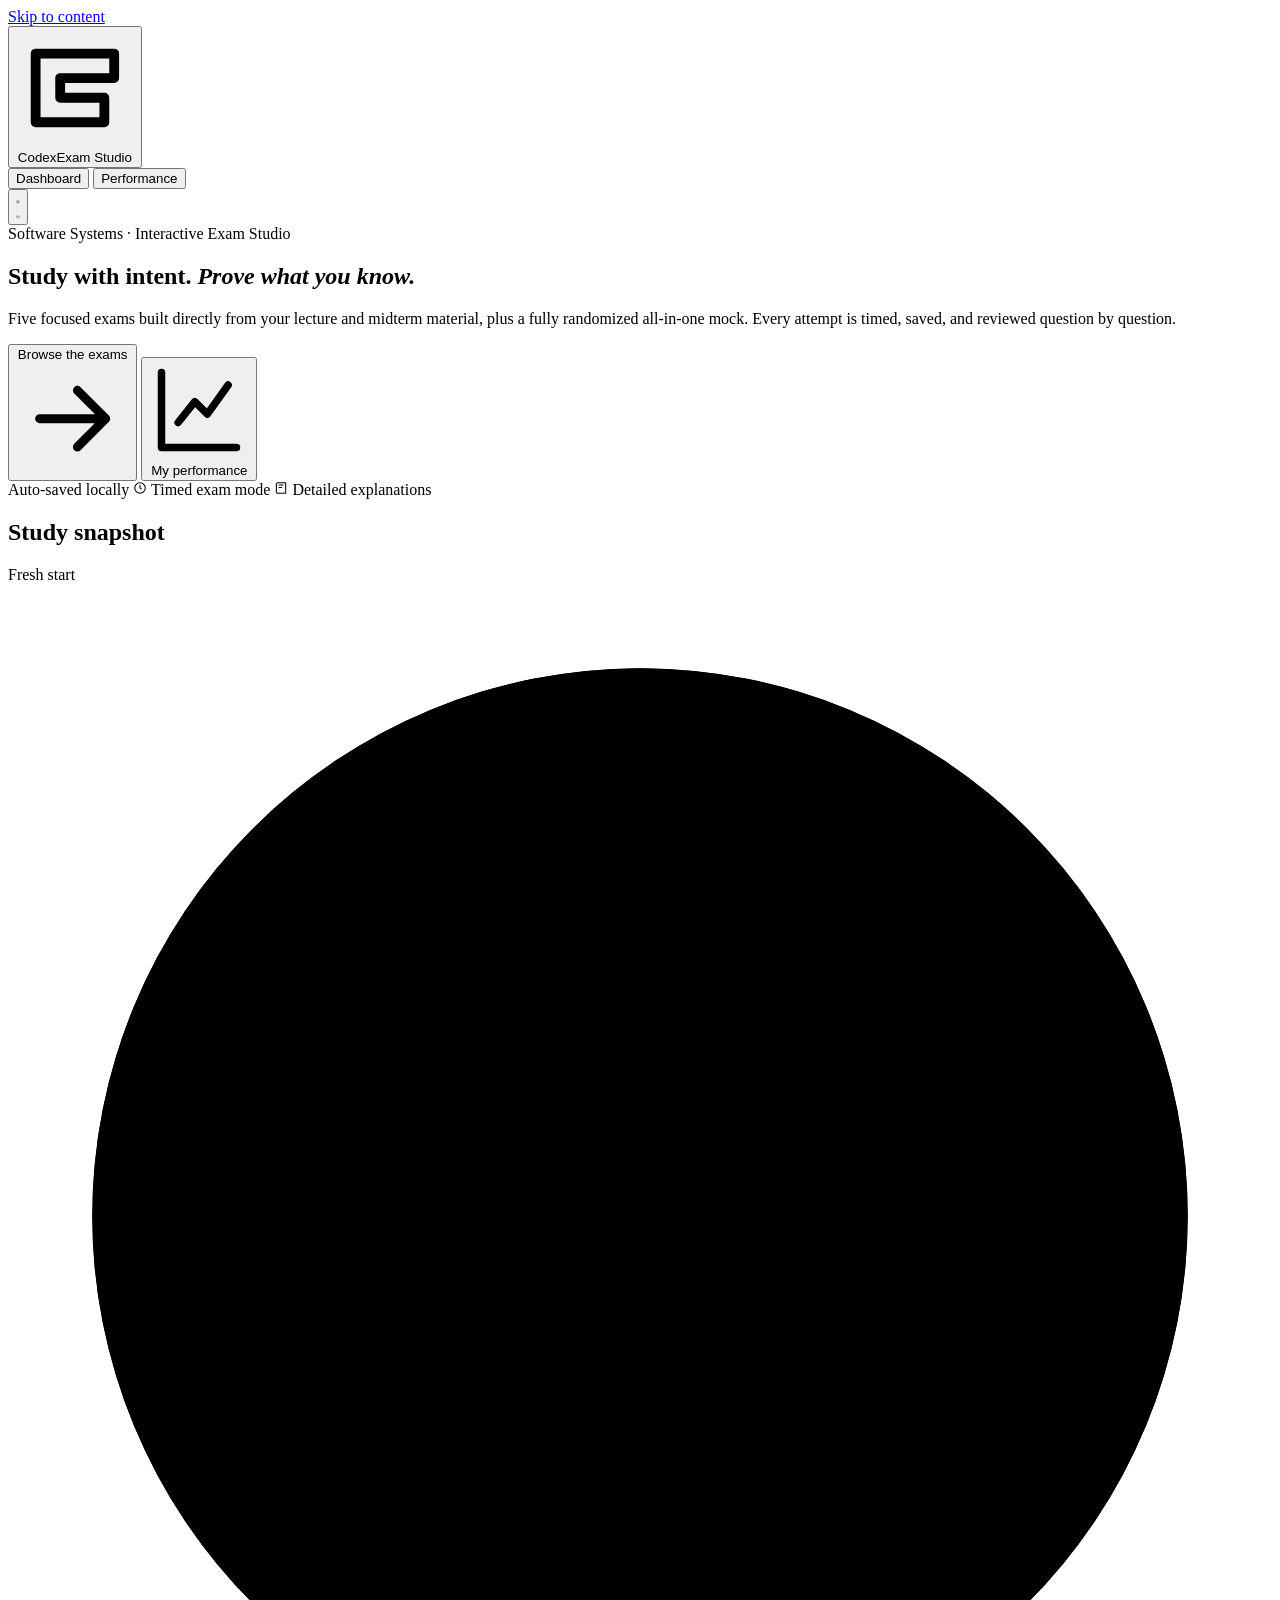
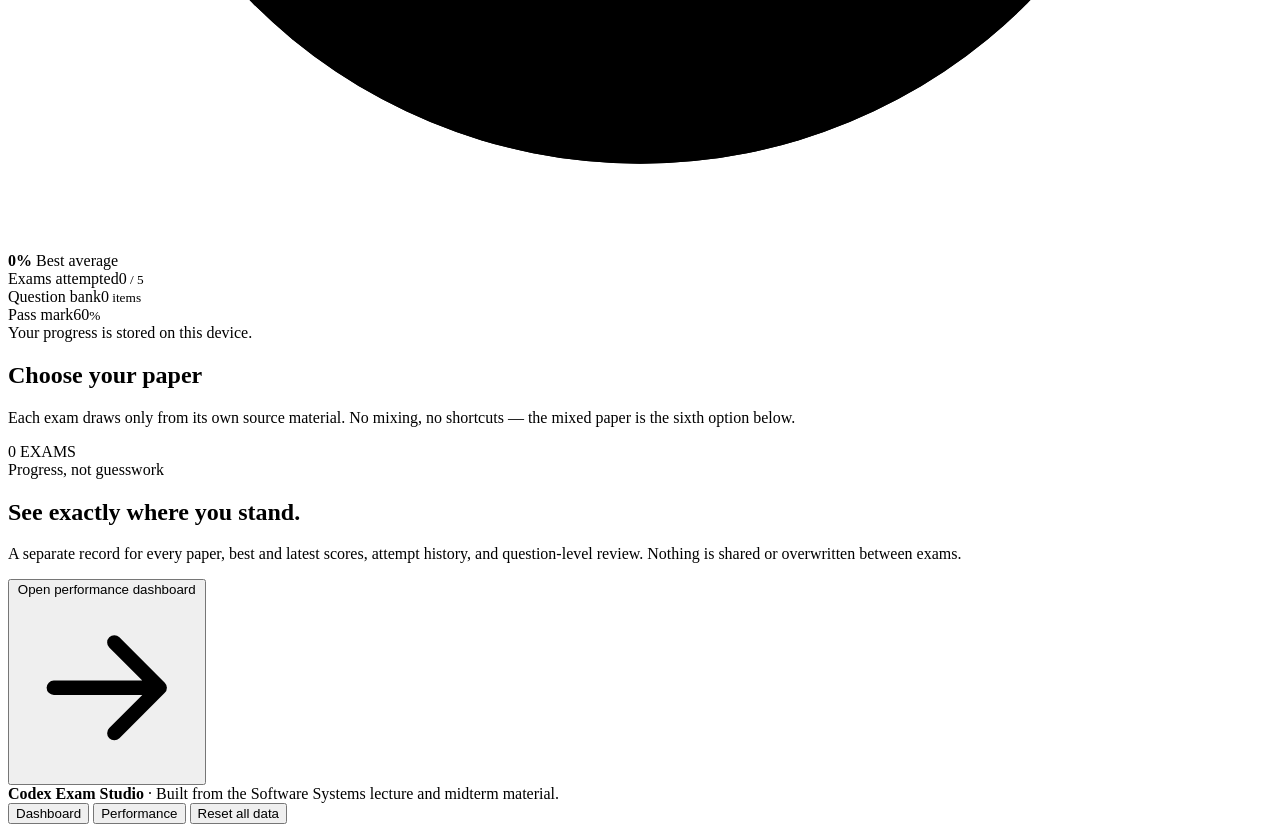
<file: src/shell.html>
<!DOCTYPE html>
<html lang="en" data-theme="dark">
<head>
<meta charset="UTF-8">
<meta name="viewport" content="width=device-width, initial-scale=1.0">
<meta name="color-scheme" content="dark light">
<meta name="theme-color" content="#070b14">
<title>Codex — Software Systems Exam Studio</title>
<meta name="description" content="An interactive exam studio for Software Systems: five full exams and a randomized all-in-one mock, with instant review and performance tracking.">
<link rel="preconnect" href="https://fonts.googleapis.com">
<link rel="preconnect" href="https://fonts.gstatic.com" crossorigin>
<link href="https://fonts.googleapis.com/css2?family=Inter:wght@400;500;600;700&family=Sora:wght@400;500;600;700&family=JetBrains+Mono:wght@400;500;600&display=swap" rel="stylesheet">
<link rel="icon" href="data:image/svg+xml,%3Csvg xmlns='http://www.w3.org/2000/svg' viewBox='0 0 64 64'%3E%3Crect width='64' height='64' rx='16' fill='%235eead4'/%3E%3Cpath d='M20 20h24v7H27v10h14v7H27v10h17v7H20z' fill='%23041010'/%3E%3C/svg%3E">
<style>
<!--STYLE-->
</style>
</head>
<body>
<a class="skip-link" href="#main">Skip to content</a>

<header class="site-head">
  <div class="wrap head-inner">
    <button class="brand" type="button" data-act="brand" aria-label="Codex home">
      <span class="brand-mark" aria-hidden="true">
        <svg viewBox="0 0 24 24" fill="none" stroke="currentColor" stroke-width="2" stroke-linecap="round" stroke-linejoin="round">
          <path d="M4 5h16v5H9v4h9v5H4z"/>
        </svg>
      </span>
      <span class="brand-word">Codex<span>Exam Studio</span></span>
    </button>

    <nav class="head-nav" aria-label="Primary">
      <button class="nav-btn is-active" type="button" data-act="nav" data-view="dashboard">Dashboard</button>
      <button class="nav-btn" type="button" data-act="nav" data-view="performance">Performance</button>
    </nav>

    <div class="head-actions">
      <button class="theme-btn" type="button" data-act="theme" aria-label="Switch to light mode">
        <svg class="ic icon-sun" viewBox="0 0 24 24" fill="none" stroke="currentColor" stroke-width="1.8" stroke-linecap="round"><circle cx="12" cy="12" r="4"/><path d="M12 2v2M12 20v2M4.93 4.93l1.41 1.41M17.66 17.66l1.41 1.41M2 12h2M20 12h2M4.93 19.07l1.41-1.41M17.66 6.34l1.41-1.41"/></svg>
        <svg class="ic icon-moon" viewBox="0 0 24 24" fill="none" stroke="currentColor" stroke-width="1.8" stroke-linecap="round" stroke-linejoin="round"><path d="M21 12.79A9 9 0 1 1 11.21 3 7 7 0 0 0 21 12.79z"/></svg>
      </button>
    </div>
  </div>
</header>

<main id="main" tabindex="-1">
  <section id="view-dashboard" class="view" aria-labelledby="dashboardTitle">
    <div class="wrap dashboard">
      <div class="hero">
        <div class="hero-copy">
          <span class="eyebrow">Software Systems · Interactive Exam Studio</span>
          <h1 id="dashboardTitle">Study with intent. <em class="grad-text">Prove what you know.</em></h1>
          <p class="hero-lede">Five focused exams built directly from your lecture and midterm material, plus a fully randomized all-in-one mock. Every attempt is timed, saved, and reviewed question by question.</p>
          <div class="hero-actions">
            <button class="btn btn-primary btn-lg" type="button" data-act="scroll-exams">
              Browse the exams
              <svg class="ic" viewBox="0 0 24 24" fill="none" stroke="currentColor" stroke-width="1.9" stroke-linecap="round" stroke-linejoin="round"><path d="M5 12h14M13 6l6 6-6 6"/></svg>
            </button>
            <button class="btn btn-ghost btn-lg" type="button" data-act="nav" data-view="performance">
              <svg class="ic" viewBox="0 0 24 24" fill="none" stroke="currentColor" stroke-width="1.8" stroke-linecap="round" stroke-linejoin="round"><path d="M3 3v18h18"/><path d="M7 15l4-5 3 3 5-7"/></svg>
              My performance
            </button>
          </div>
          <div class="hero-meta">
            <span><i class="dot"></i> Auto-saved locally</span>
            <span><svg class="ic" style="width:14px;height:14px" viewBox="0 0 24 24" fill="none" stroke="currentColor" stroke-width="1.8"><circle cx="12" cy="12" r="9"/><path d="M12 7v5l3 2"/></svg> Timed exam mode</span>
            <span><svg class="ic" style="width:14px;height:14px" viewBox="0 0 24 24" fill="none" stroke="currentColor" stroke-width="1.8"><path d="M4 19.5V5a2 2 0 0 1 2-2h14v18H6.5A2.5 2.5 0 0 1 4 18.5z"/><path d="M8 7h8M8 11h6"/></svg> Detailed explanations</span>
          </div>
        </div>

        <aside class="hero-panel" aria-label="Study snapshot">
          <div class="panel-head">
            <h2>Study snapshot</h2>
            <span class="chip chip-accent" id="snapshotStatus">Fresh start</span>
          </div>
          <div class="snapshot">
            <div class="snapshot-ring">
              <svg viewBox="0 0 120 120" aria-hidden="true">
                <defs>
                  <linearGradient id="snapGrad" x1="0" y1="0" x2="1" y2="1">
                    <stop offset="0%" stop-color="#5eead4"/>
                    <stop offset="55%" stop-color="#7dd3fc"/>
                    <stop offset="100%" stop-color="#8b93ff"/>
                  </linearGradient>
                </defs>
                <circle class="track" cx="60" cy="60" r="52"/>
                <circle class="value" id="snapRing" cx="60" cy="60" r="52" stroke-dasharray="326.73" stroke-dashoffset="326.73"/>
              </svg>
              <div class="ring-label">
                <strong id="snapPct">0%</strong>
                <span>Best average</span>
              </div>
            </div>
            <div class="snapshot-stats">
              <div class="snap-row"><span class="k">Exams attempted</span><span class="v" id="snapAttempted">0<small> / 5</small></span></div>
              <div class="snap-row"><span class="k">Question bank</span><span class="v" id="snapBank">0<small> items</small></span></div>
              <div class="snap-row"><span class="k">Pass mark</span><span class="v">60<small>%</small></span></div>
            </div>
          </div>
          <div class="panel-foot">
            <i class="pulse"></i>
            <span id="snapFoot">Your progress is stored on this device.</span>
          </div>
        </aside>
      </div>

      <div id="resumeSlot"></div>

      <section id="exams" aria-labelledby="examsTitle">
        <div class="section-head">
          <div>
            <h2 id="examsTitle">Choose your paper</h2>
            <p>Each exam draws only from its own source material. No mixing, no shortcuts — the mixed paper is the sixth option below.</p>
          </div>
          <span class="section-count" id="examCountLabel">0 EXAMS</span>
        </div>
        <div class="exam-grid" id="examGrid"></div>
        <div id="mixSlot"></div>
      </section>

      <section class="performance-teaser" aria-labelledby="teaserTitle">
        <div class="teaser-copy">
          <span class="eyebrow">Progress, not guesswork</span>
          <h2 id="teaserTitle">See exactly where you stand.</h2>
          <p>A separate record for every paper, best and latest scores, attempt history, and question-level review. Nothing is shared or overwritten between exams.</p>
          <button class="btn btn-soft" type="button" data-act="nav" data-view="performance">
            Open performance dashboard
            <svg class="ic" viewBox="0 0 24 24" fill="none" stroke="currentColor" stroke-width="1.9" stroke-linecap="round" stroke-linejoin="round"><path d="M5 12h14M13 6l6 6-6 6"/></svg>
          </button>
        </div>
        <div class="teaser-bars" id="teaserBars"></div>
      </section>
    </div>
  </section>

  <section id="view-exam" class="view exam-page" hidden aria-labelledby="examTitle">
    <div class="wrap">
      <div class="exam-head">
        <button class="icon-btn" type="button" data-act="exit-exam" aria-label="Exit exam and save progress">
          <svg class="ic" viewBox="0 0 24 24" fill="none" stroke="currentColor" stroke-width="1.9" stroke-linecap="round" stroke-linejoin="round"><path d="M19 12H5M11 18l-6-6 6-6"/></svg>
        </button>
        <div class="exam-head-copy">
          <span class="eyebrow" id="examEyebrow">Exam</span>
          <h1 id="examTitle">Exam</h1>
        </div>
        <div class="exam-head-side">
          <div class="timer" id="timerBox" role="timer" aria-label="Time remaining">
            <span class="timer-icon">
              <svg class="ic" viewBox="0 0 24 24" fill="none" stroke="currentColor" stroke-width="1.9" stroke-linecap="round" stroke-linejoin="round"><circle cx="12" cy="13" r="8"/><path d="M12 9v4l2.5 1.5M9 2h6"/></svg>
            </span>
            <span class="timer-copy"><strong id="timerText">00:00</strong><small id="timerLabel">remaining</small></span>
          </div>
          <button class="btn btn-ghost btn-submit-top" type="button" data-act="submit">Submit</button>
        </div>
      </div>
      <div class="exam-progress" role="progressbar" aria-label="Exam progress" aria-valuemin="0" aria-valuemax="100" aria-valuenow="0" id="examProgress"><span></span></div>
      <div class="exam-submeta">
        <span class="mode-pill" id="examModePill"></span>
        <span id="examProgressText"></span>
        <span id="examAnsweredText"></span>
        <span id="examFlagText"></span>
      </div>
      <div class="exam-grid">
        <div id="questionSlot"></div>
        <aside class="exam-side" id="examSidebar" aria-label="Question navigation"></aside>
      </div>
    </div>
    <div class="mobile-exam-bar">
      <button class="btn btn-ghost" type="button" data-act="prev">
        <svg class="ic" viewBox="0 0 24 24" fill="none" stroke="currentColor" stroke-width="1.9" stroke-linecap="round" stroke-linejoin="round"><path d="M15 18l-6-6 6-6"/></svg>
        Prev
      </button>
      <button class="btn btn-ghost btn-map" type="button" data-act="open-map" aria-label="Open question map">
        <svg class="ic" viewBox="0 0 24 24" fill="none" stroke="currentColor" stroke-width="1.8" stroke-linecap="round" stroke-linejoin="round"><rect x="3" y="3" width="7" height="7" rx="1"/><rect x="14" y="3" width="7" height="7" rx="1"/><rect x="3" y="14" width="7" height="7" rx="1"/><rect x="14" y="14" width="7" height="7" rx="1"/></svg>
      </button>
      <button class="btn btn-primary" type="button" data-act="next">
        Next
        <svg class="ic" viewBox="0 0 24 24" fill="none" stroke="currentColor" stroke-width="1.9" stroke-linecap="round" stroke-linejoin="round"><path d="M9 6l6 6-6 6"/></svg>
      </button>
    </div>
  </section>

  <section id="view-results" class="view results-page" hidden aria-labelledby="resultsTitle"></section>
  <section id="view-performance" class="view performance-page" hidden aria-labelledby="performanceTitle"></section>
</main>

<footer class="site-foot">
  <div class="wrap foot-inner">
    <div><strong>Codex Exam Studio</strong> · Built from the Software Systems lecture and midterm material.</div>
    <div class="foot-links">
      <button type="button" data-act="nav" data-view="dashboard">Dashboard</button>
      <button type="button" data-act="nav" data-view="performance">Performance</button>
      <button type="button" data-act="reset-data">Reset all data</button>
    </div>
  </div>
</footer>

<div id="modalRoot"></div>
<div class="toast-root" id="toastRoot" aria-live="polite" aria-atomic="false"></div>

<script>
<!--DATA-->
</script>
<script>
<!--APP-->
</script>
</body>
</html>
</file>
